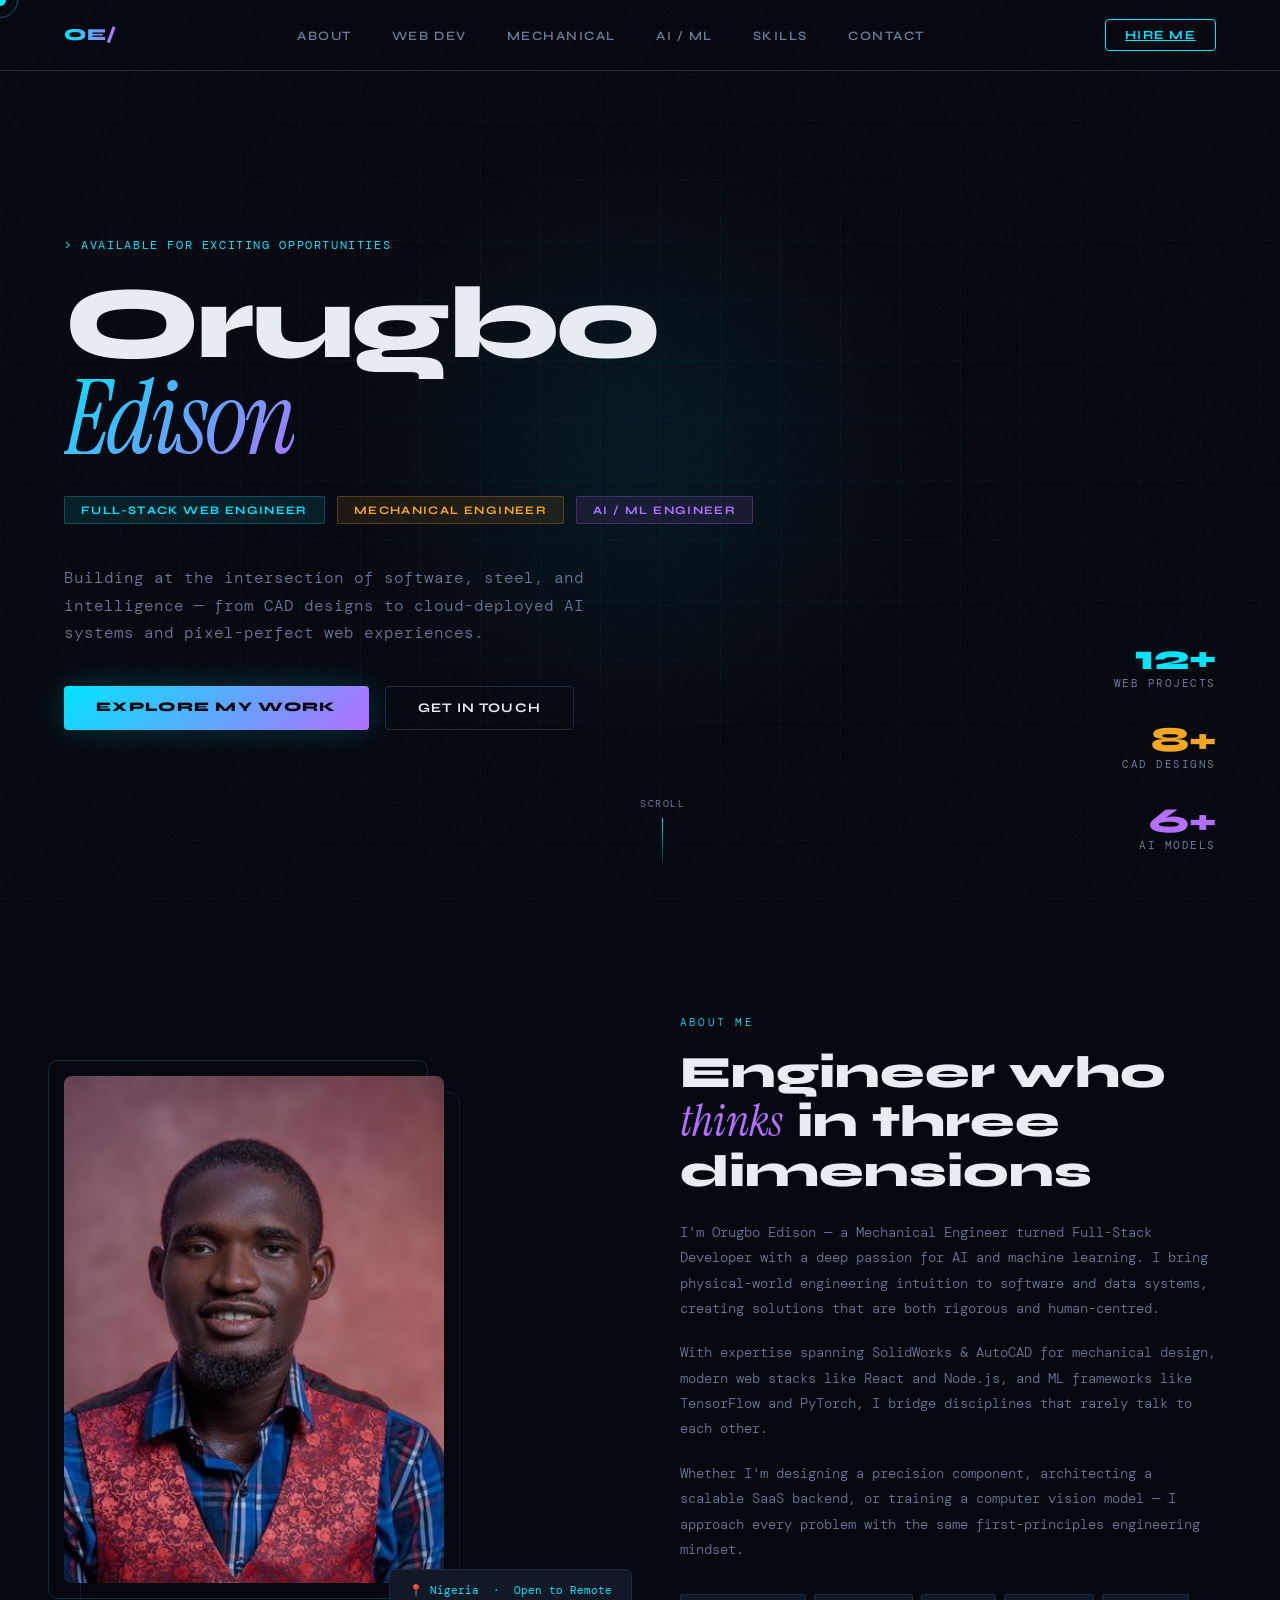
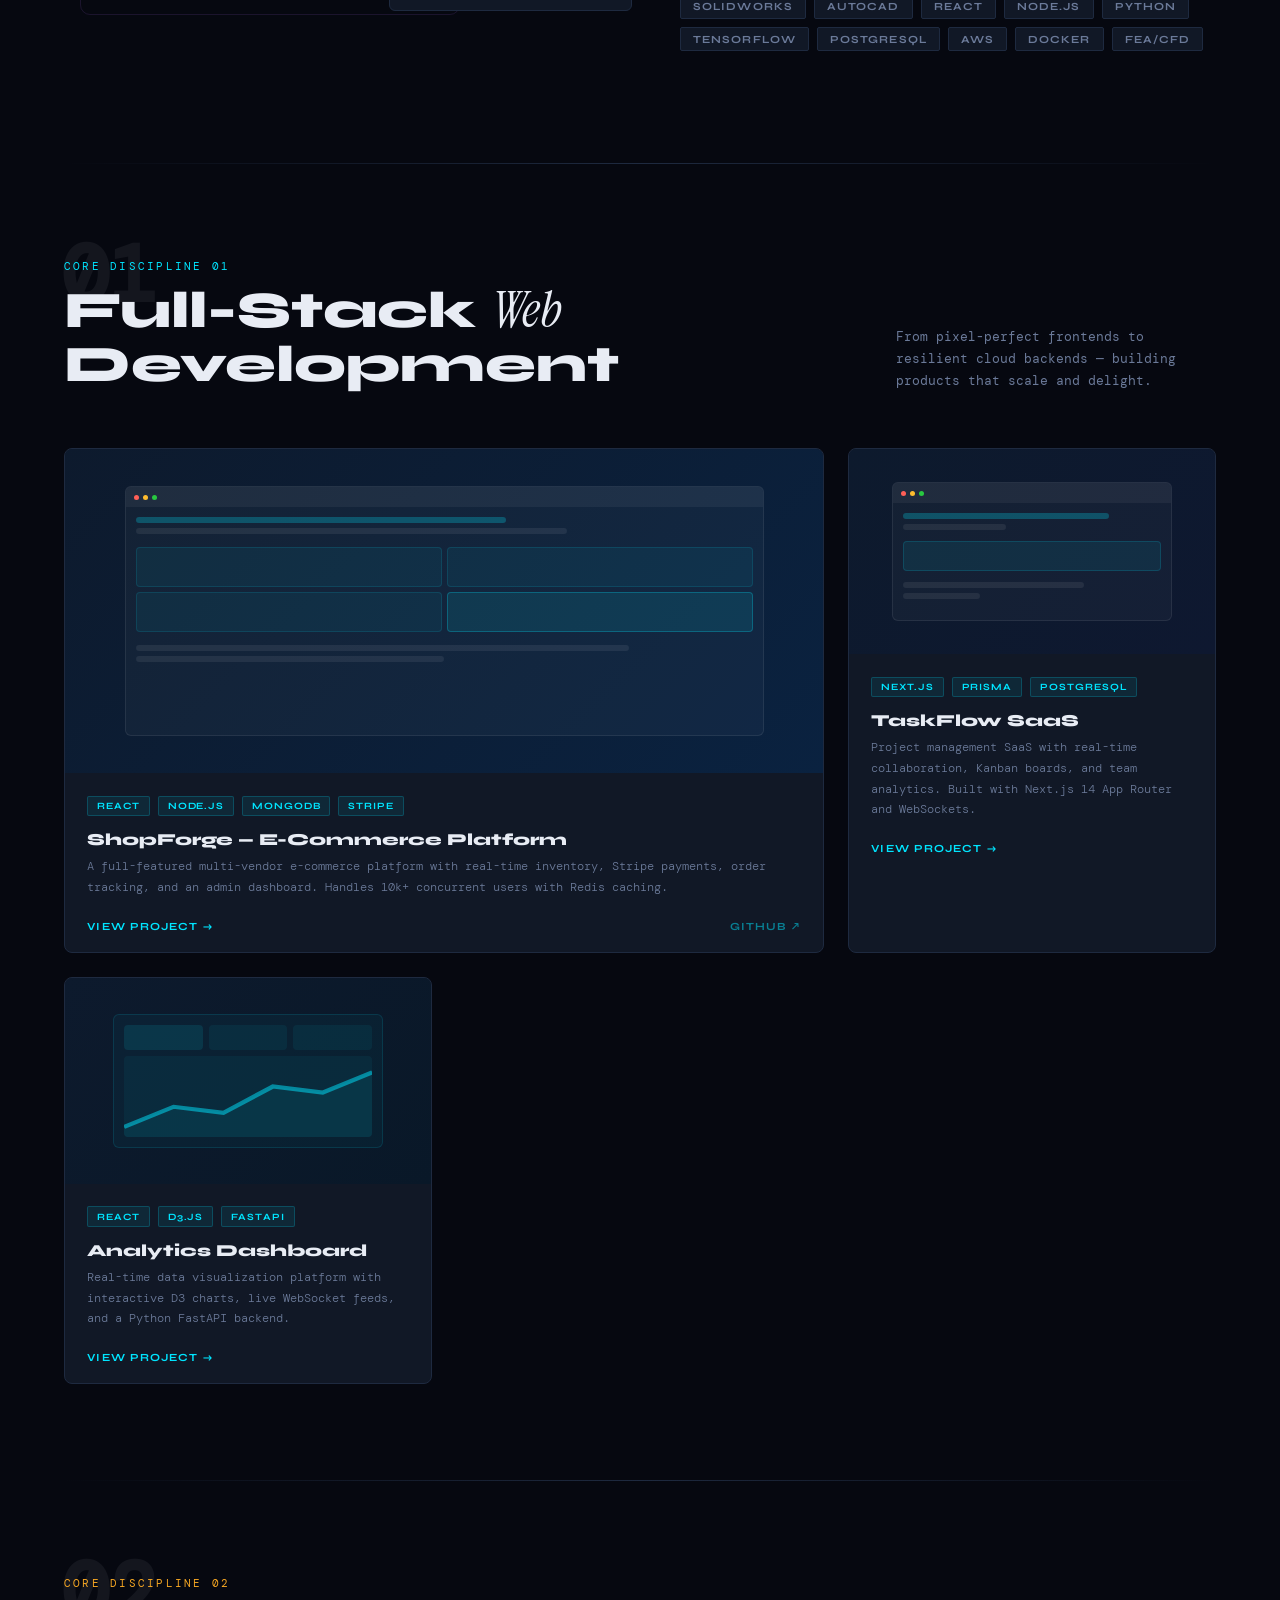
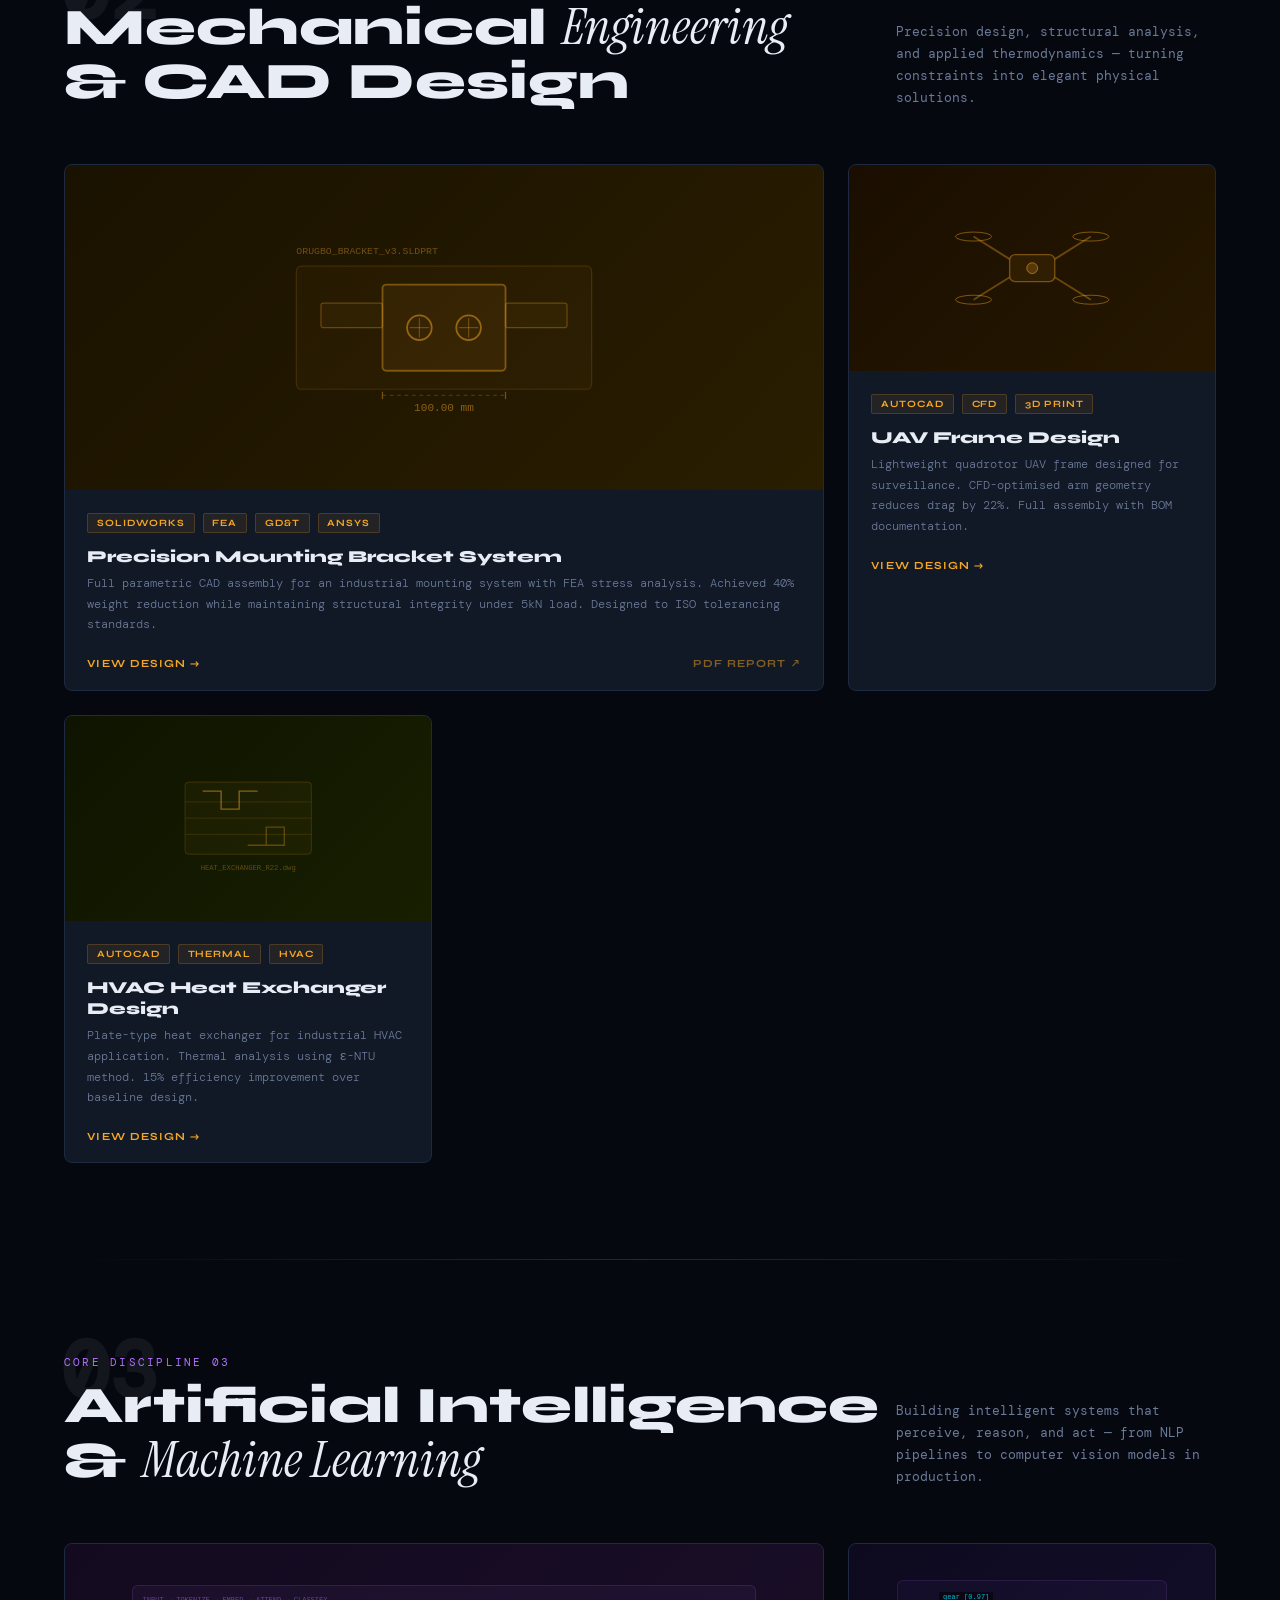
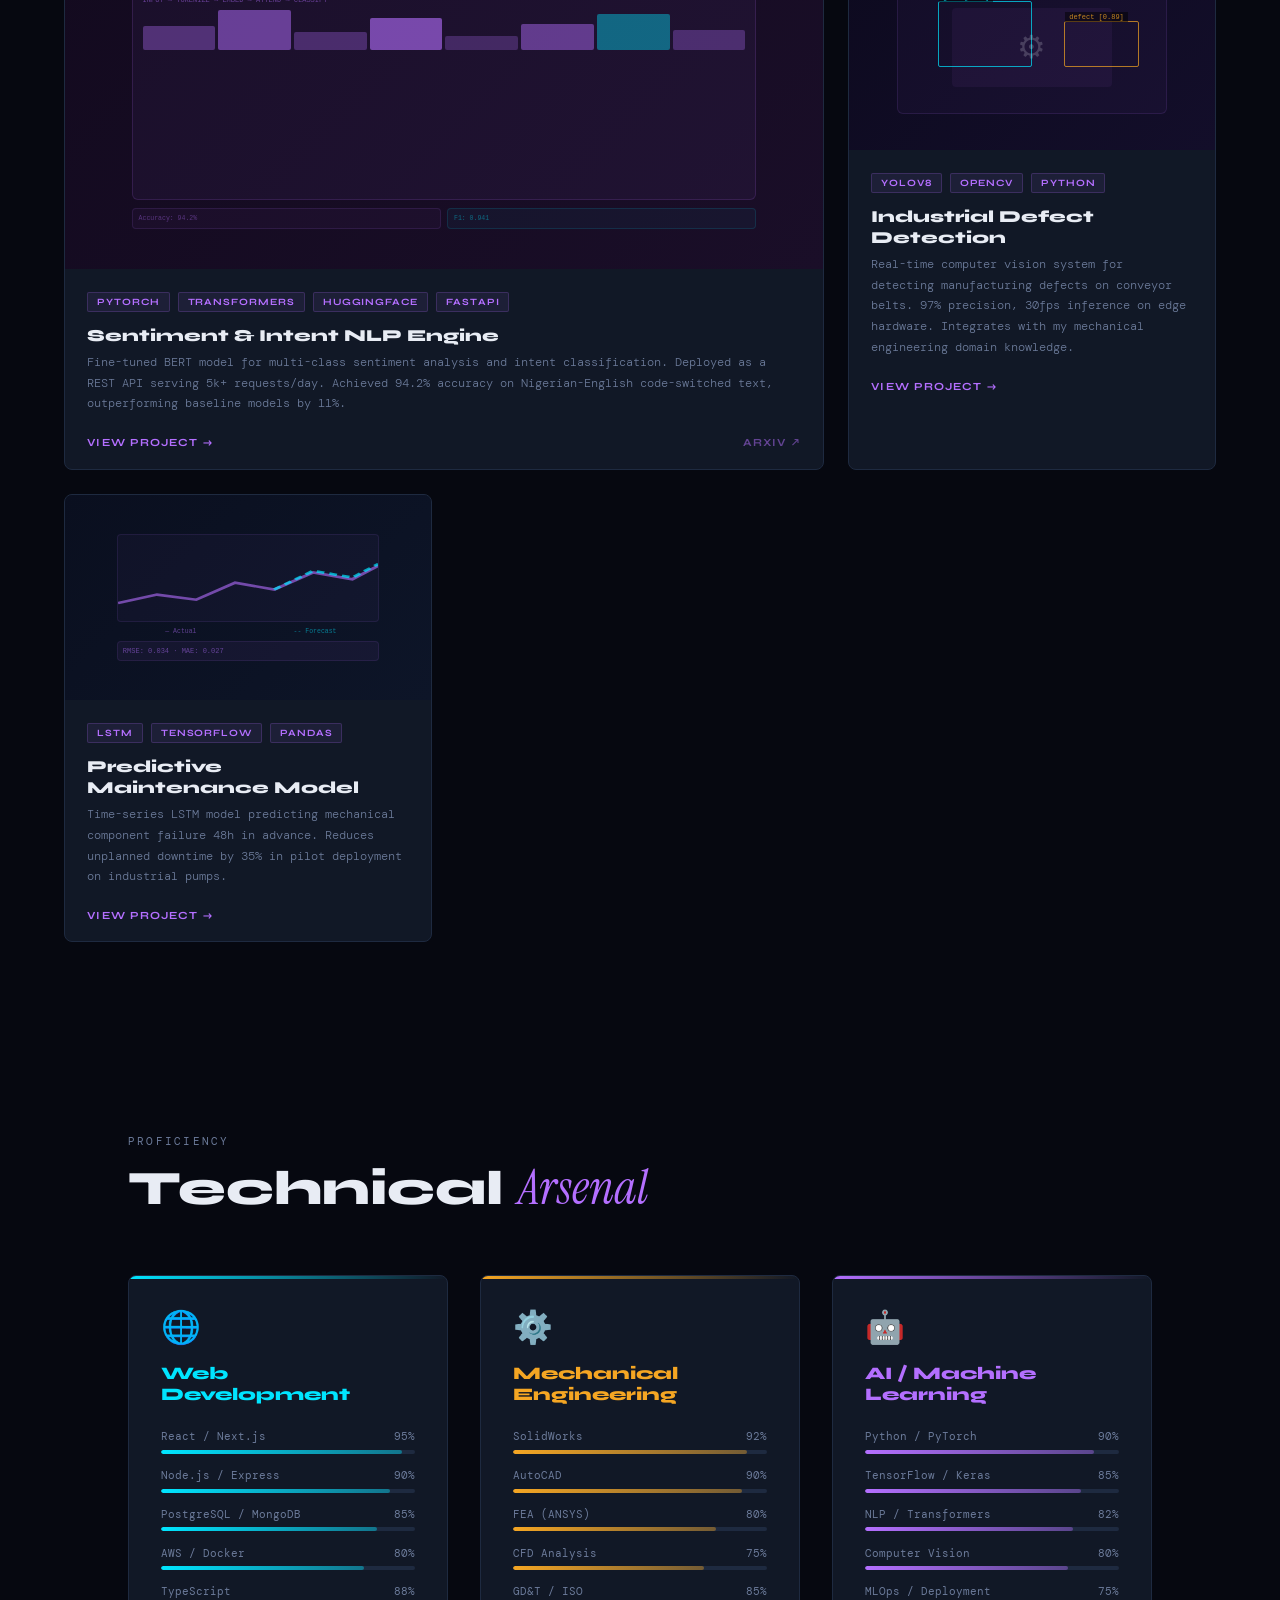
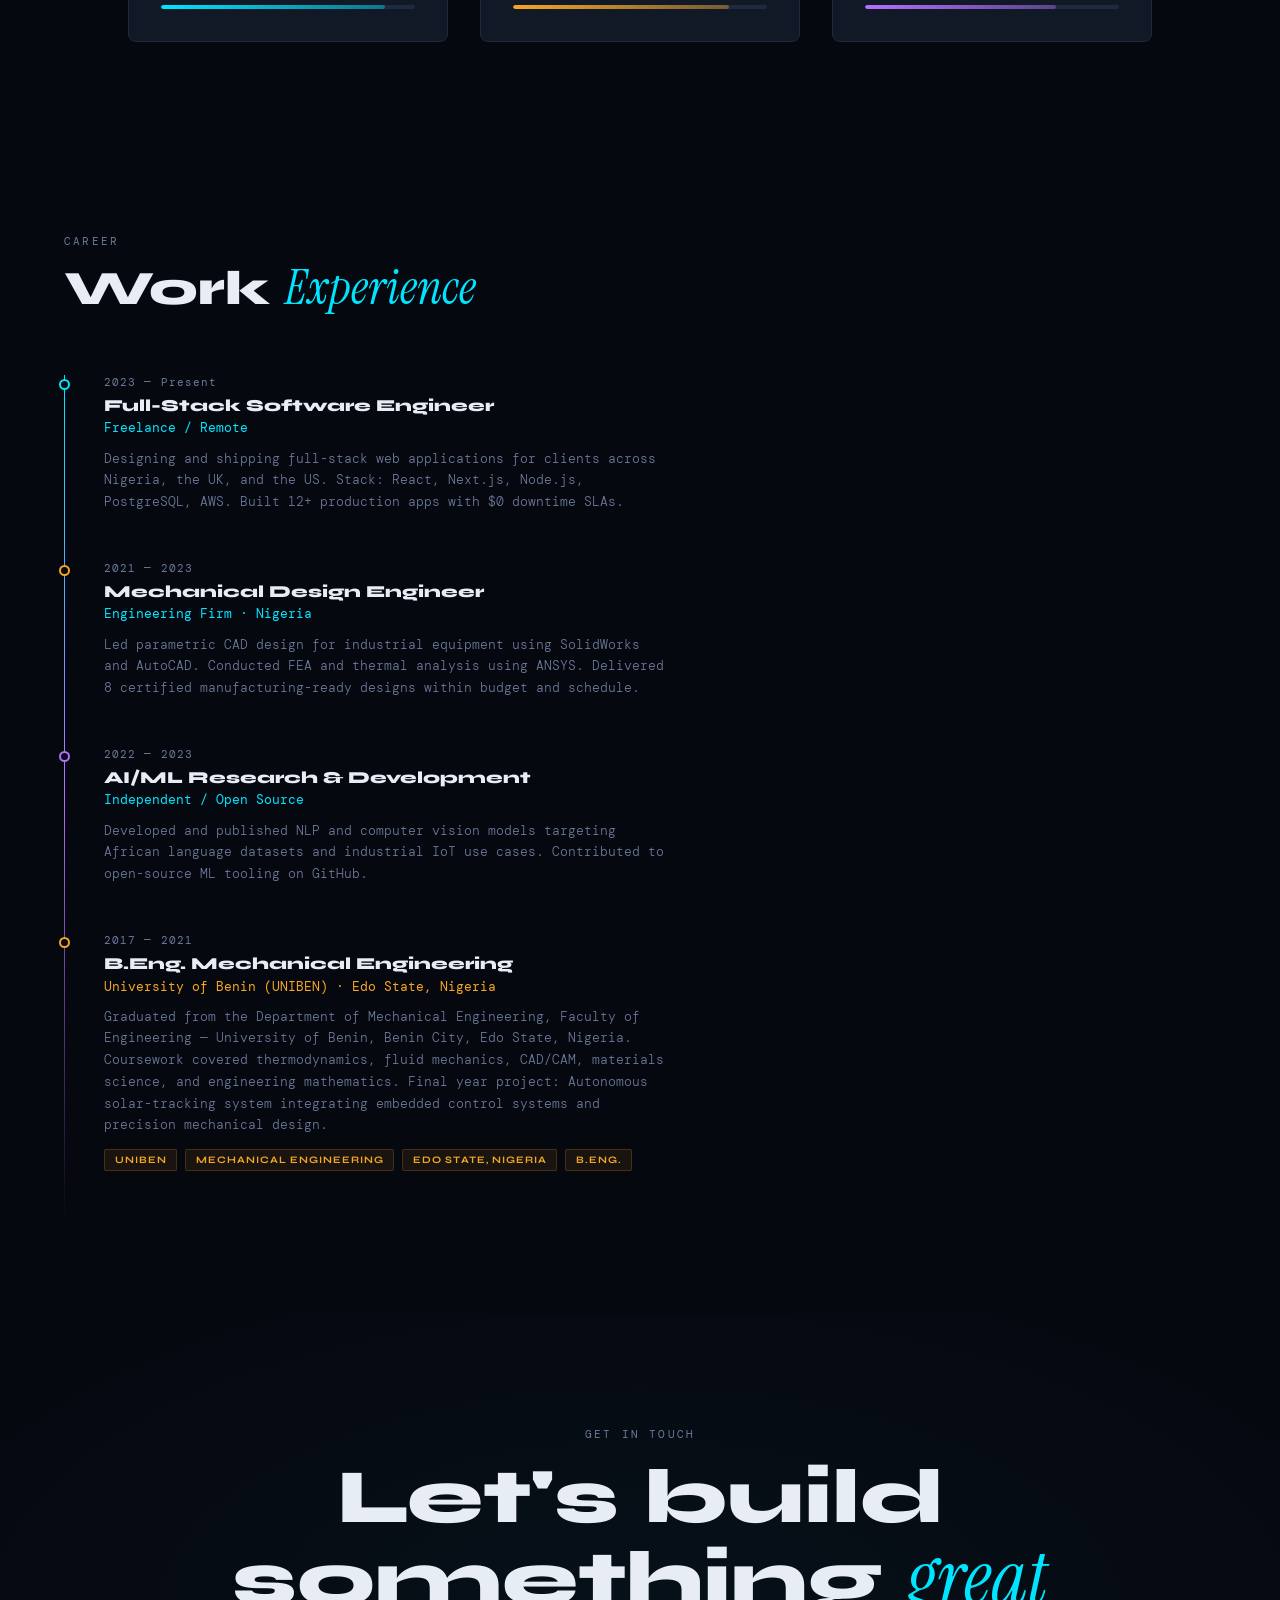
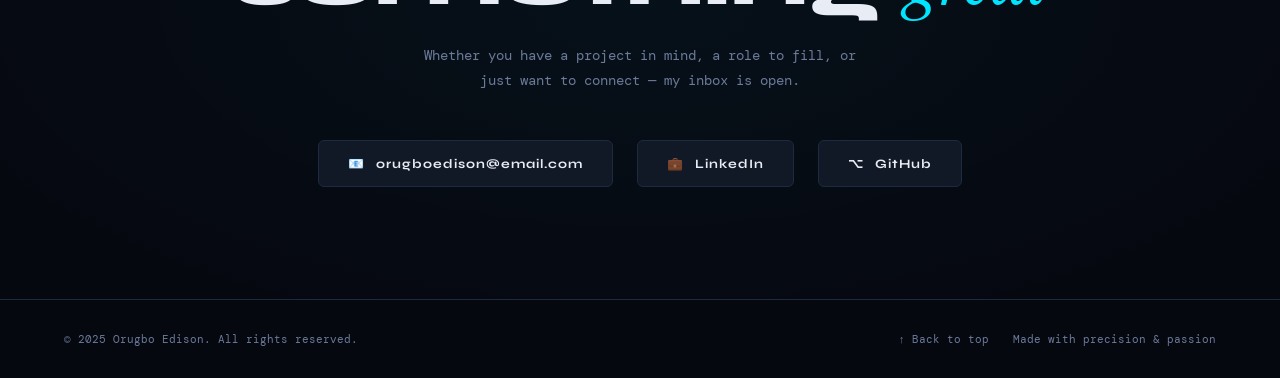
<file: index.html>
<!DOCTYPE html>
<html lang="en">
<head>
<meta charset="UTF-8" />
<meta name="viewport" content="width=device-width, initial-scale=1.0"/>
<title>Orugbo Edison — Engineer · Developer · AI</title>
<link href="https://fonts.googleapis.com/css2?family=Syne:wght@400;600;700;800&family=DM+Mono:ital,wght@0,300;0,400;1,300&family=Instrument+Serif:ital@0;1&display=swap" rel="stylesheet"/>
<style>
/* ─── RESET & VARIABLES ─────────────────────────────────── */
*, *::before, *::after { box-sizing: border-box; margin: 0; padding: 0; }
:root {
  --bg: #060810;
  --surface: #0d1120;
  --card: #111826;
  --border: #1e2a40;
  --text: #e8ecf4;
  --muted: #6b7a99;
  --accent-mech: #f5a623;
  --accent-web: #00e5ff;
  --accent-ai: #b46fff;
  --glow-mech: rgba(245,166,35,0.15);
  --glow-web: rgba(0,229,255,0.12);
  --glow-ai: rgba(180,111,255,0.15);
  --font-head: 'Syne', sans-serif;
  --font-mono: 'DM Mono', monospace;
  --font-serif: 'Instrument Serif', serif;
}
html { scroll-behavior: smooth; }
body {
  background: var(--bg);
  color: var(--text);
  font-family: var(--font-head);
  overflow-x: hidden;
  cursor: none;
}

/* ─── CUSTOM CURSOR ─────────────────────────────────────── */
#cursor { position:fixed;width:12px;height:12px;background:var(--accent-web);border-radius:50%;pointer-events:none;z-index:9999;transform:translate(-50%,-50%);transition:transform .1s,background .2s;mix-blend-mode:screen; }
#cursor-ring { position:fixed;width:36px;height:36px;border:1.5px solid rgba(0,229,255,.4);border-radius:50%;pointer-events:none;z-index:9998;transform:translate(-50%,-50%);transition:transform .18s ease,width .2s,height .2s,border-color .2s; }

/* ─── NOISE OVERLAY ─────────────────────────────────────── */
body::before {
  content:'';position:fixed;inset:0;
  background-image:url("data:image/svg+xml,%3Csvg viewBox='0 0 256 256' xmlns='http://www.w3.org/2000/svg'%3E%3Cfilter id='n'%3E%3CfeTurbulence type='fractalNoise' baseFrequency='0.9' numOctaves='4' stitchTiles='stitch'/%3E%3C/filter%3E%3Crect width='100%25' height='100%25' filter='url(%23n)' opacity='1'/%3E%3C/svg%3E");
  opacity:.025;pointer-events:none;z-index:1000;
}

/* ─── SCROLLBAR ──────────────────────────────────────────── */
::-webkit-scrollbar{width:4px}
::-webkit-scrollbar-track{background:var(--bg)}
::-webkit-scrollbar-thumb{background:var(--border);border-radius:2px}

/* ─── NAV ────────────────────────────────────────────────── */
nav {
  position: fixed; top: 0; left: 0; right: 0; z-index: 500;
  display: flex; align-items: center; justify-content: space-between;
  padding: 1.2rem 4rem;
  background: rgba(6,8,16,.8);
  backdrop-filter: blur(20px);
  border-bottom: 1px solid var(--border);
  transition: padding .3s;
}
.nav-logo {
  font-size: 1.05rem; font-weight: 800; letter-spacing: .04em;
  background: linear-gradient(90deg, var(--accent-web), var(--accent-ai));
  -webkit-background-clip: text; -webkit-text-fill-color: transparent;
}
.nav-links { display: flex; gap: 2.5rem; list-style: none; }
.nav-links a {
  font-size: .8rem; letter-spacing: .12em; text-transform: uppercase;
  color: var(--muted); text-decoration: none; font-weight: 600;
  position: relative; transition: color .2s;
}
.nav-links a::after {
  content:''; position:absolute; bottom:-4px; left:0; width:0; height:1.5px;
  background: var(--accent-web); transition: width .25s;
}
.nav-links a:hover { color: var(--text); }
.nav-links a:hover::after { width: 100%; }
.nav-cta {
  background: transparent; border: 1.5px solid var(--accent-web);
  color: var(--accent-web); padding: .45rem 1.2rem;
  border-radius: 4px; font-family: var(--font-head);
  font-size: .78rem; letter-spacing: .1em; text-transform: uppercase;
  cursor: none; font-weight: 700; transition: background .2s, color .2s;
}
.nav-cta:hover { background: var(--accent-web); color: var(--bg); }

/* ─── HAMBURGER ──────────────────────────────────────────── */
.burger { display: none; flex-direction: column; gap: 5px; cursor: none; background: none; border: none; }
.burger span { width: 24px; height: 2px; background: var(--text); display: block; transition: .3s; }
.mobile-menu {
  display: none; position: fixed; inset: 0; z-index: 490;
  background: rgba(6,8,16,.97); flex-direction: column;
  align-items: center; justify-content: center; gap: 2.5rem;
}
.mobile-menu.open { display: flex; }
.mobile-menu a {
  font-size: 2rem; font-weight: 800; color: var(--text);
  text-decoration: none; letter-spacing: .06em;
  transition: color .2s;
}
.mobile-menu a:hover { color: var(--accent-web); }

/* ─── HERO ───────────────────────────────────────────────── */
#hero {
  min-height: 100vh; display: flex; flex-direction: column;
  justify-content: center; padding: 8rem 4rem 4rem;
  position: relative; overflow: hidden;
}
.hero-grid-bg {
  position: absolute; inset: 0; pointer-events: none;
  background-image:
    linear-gradient(rgba(0,229,255,.04) 1px, transparent 1px),
    linear-gradient(90deg, rgba(0,229,255,.04) 1px, transparent 1px);
  background-size: 60px 60px;
  mask-image: radial-gradient(ellipse 80% 80% at 50% 50%, black 30%, transparent 100%);
}
.hero-glow {
  position: absolute; width: 600px; height: 600px; border-radius: 50%;
  background: radial-gradient(circle, rgba(0,229,255,.07) 0%, transparent 70%);
  top: 50%; left: 50%; transform: translate(-50%,-50%);
  pointer-events: none; animation: pulse 6s ease-in-out infinite;
}
@keyframes pulse { 0%,100%{opacity:.6;transform:translate(-50%,-50%) scale(1)} 50%{opacity:1;transform:translate(-50%,-50%) scale(1.08)} }

.hero-tag {
  display: inline-block; font-family: var(--font-mono); font-size: .72rem;
  color: var(--accent-web); letter-spacing: .14em; text-transform: uppercase;
  margin-bottom: 1.5rem;
  animation: fadeUp .8s .1s both;
}
.hero-tag::before { content: '> '; }

.hero-name {
  font-size: clamp(3rem, 8vw, 7.5rem); font-weight: 800; line-height: .92;
  letter-spacing: -.03em; margin-bottom: 1rem;
  animation: fadeUp .8s .2s both;
}
.hero-name .line2 {
  font-family: var(--font-serif); font-style: italic;
  background: linear-gradient(135deg, var(--accent-web) 0%, var(--accent-ai) 100%);
  -webkit-background-clip: text; -webkit-text-fill-color: transparent;
  font-weight: 400;
}

.hero-roles {
  display: flex; flex-wrap: wrap; gap: .75rem; margin: 1.8rem 0 2.5rem;
  animation: fadeUp .8s .3s both;
}
.role-pill {
  font-size: .72rem; font-weight: 700; letter-spacing: .12em;
  text-transform: uppercase; padding: .4rem 1rem; border-radius: 2px;
}
.pill-web { background: rgba(0,229,255,.1); color: var(--accent-web); border: 1px solid rgba(0,229,255,.25); }
.pill-mech { background: rgba(245,166,35,.1); color: var(--accent-mech); border: 1px solid rgba(245,166,35,.25); }
.pill-ai { background: rgba(180,111,255,.1); color: var(--accent-ai); border: 1px solid rgba(180,111,255,.25); }

.hero-desc {
  max-width: 520px; line-height: 1.7; color: var(--muted);
  font-size: 1rem; font-family: var(--font-mono); font-weight: 300;
  animation: fadeUp .8s .4s both;
}

.hero-ctas {
  display: flex; gap: 1rem; flex-wrap: wrap; margin-top: 2.5rem;
  animation: fadeUp .8s .5s both;
}
.btn-primary {
  background: linear-gradient(135deg, var(--accent-web), var(--accent-ai));
  color: var(--bg); padding: .8rem 2rem; border-radius: 4px;
  font-weight: 800; font-size: .82rem; letter-spacing: .1em;
  text-transform: uppercase; text-decoration: none;
  transition: transform .2s, box-shadow .2s;
  box-shadow: 0 0 30px rgba(0,229,255,.2);
}
.btn-primary:hover { transform: translateY(-2px); box-shadow: 0 8px 30px rgba(0,229,255,.35); }
.btn-ghost {
  background: transparent; border: 1.5px solid var(--border);
  color: var(--text); padding: .8rem 2rem; border-radius: 4px;
  font-weight: 700; font-size: .82rem; letter-spacing: .1em;
  text-transform: uppercase; text-decoration: none;
  transition: border-color .2s, color .2s;
}
.btn-ghost:hover { border-color: var(--accent-ai); color: var(--accent-ai); }

.hero-stats {
  position: absolute; right: 4rem; bottom: 3rem;
  display: flex; flex-direction: column; gap: 2rem; align-items: flex-end;
  animation: fadeUp .8s .6s both;
}
.stat-item { text-align: right; }
.stat-num { font-size: 2.2rem; font-weight: 800; line-height: 1; }
.stat-label { font-size: .68rem; letter-spacing: .14em; color: var(--muted); text-transform: uppercase; font-family: var(--font-mono); }

.scroll-hint {
  position: absolute; bottom: 2rem; left: 50%; transform: translateX(-50%);
  display: flex; flex-direction: column; align-items: center; gap: .5rem;
  color: var(--muted); font-size: .65rem; letter-spacing: .15em; text-transform: uppercase;
  font-family: var(--font-mono); animation: fadeUp .8s .8s both;
}
.scroll-line { width: 1px; height: 50px; background: linear-gradient(var(--accent-web), transparent); animation: scrollDown 2s ease-in-out infinite; }
@keyframes scrollDown { 0%,100%{opacity:.3} 50%{opacity:1} }

/* ─── ABOUT SECTION ──────────────────────────────────────── */
#about {
  padding: 7rem 4rem;
  display: grid; grid-template-columns: 1fr 1fr; gap: 5rem; align-items: center;
}
.about-photo-wrap {
  position: relative;
}
.about-photo-frame {
  width: 100%; aspect-ratio: 3/4; max-width: 380px;
  border-radius: 8px; overflow: hidden;
  position: relative;
}
.about-photo-frame img {
  width: 100%; height: 100%; object-fit: cover;
}
.photo-placeholder {
  width: 100%; height: 100%;
  background: linear-gradient(135deg, var(--card) 0%, #1a2540 100%);
  display: flex; flex-direction: column; align-items: center; justify-content: center; gap: 1rem;
}
.photo-placeholder .icon { font-size: 4rem; opacity: .3; }
.photo-placeholder p { font-size: .7rem; letter-spacing: .1em; color: var(--muted); font-family: var(--font-mono); }
.photo-deco {
  position: absolute; top: -16px; left: -16px; right: 16px; bottom: -16px;
  border: 1.5px solid var(--accent-web); border-radius: 10px;
  opacity: .2; pointer-events: none;
}
.photo-deco2 {
  position: absolute; top: 16px; left: 16px; right: -16px; bottom: -32px;
  border: 1px solid var(--accent-ai); border-radius: 10px;
  opacity: .12; pointer-events: none;
}
.photo-tag {
  position: absolute; bottom: -1.5rem; right: -2rem;
  background: var(--card); border: 1px solid var(--border);
  padding: .8rem 1.2rem; border-radius: 6px;
  font-family: var(--font-mono); font-size: .7rem; color: var(--accent-web);
}
.about-text .section-label {
  font-family: var(--font-mono); font-size: .7rem; letter-spacing: .2em;
  color: var(--accent-web); text-transform: uppercase; margin-bottom: 1rem;
}
.about-text h2 { font-size: clamp(2rem, 3.5vw, 3rem); font-weight: 800; line-height: 1.1; margin-bottom: 1.5rem; }
.about-text h2 em { font-family: var(--font-serif); font-style: italic; color: var(--accent-ai); font-weight: 400; }
.about-text p { color: var(--muted); line-height: 1.8; margin-bottom: 1.2rem; font-family: var(--font-mono); font-size: .88rem; font-weight: 300; }

.skills-grid { display: flex; flex-wrap: wrap; gap: .5rem; margin-top: 2rem; }
.skill-tag {
  font-size: .68rem; font-weight: 700; letter-spacing: .1em; text-transform: uppercase;
  padding: .3rem .75rem; border-radius: 2px;
  background: var(--card); border: 1px solid var(--border); color: var(--muted);
  transition: border-color .2s, color .2s;
}
.skill-tag:hover { border-color: var(--accent-web); color: var(--accent-web); }

/* ─── CORE SECTIONS ──────────────────────────────────────── */
.core-section { padding: 6rem 4rem; position: relative; }
.core-section::before {
  content: ''; position: absolute; top: 0; left: 4rem; right: 4rem; height: 1px;
  background: linear-gradient(90deg, transparent, var(--border), transparent);
}

.section-header { display: flex; align-items: flex-end; justify-content: space-between; margin-bottom: 3.5rem; flex-wrap: wrap; gap: 1rem; }
.section-num {
  font-size: 5rem; font-weight: 800; line-height: 1;
  opacity: .06; position: absolute; top: 4.5rem; left: 3.8rem;
  font-family: var(--font-mono); pointer-events: none;
}
.core-label {
  font-family: var(--font-mono); font-size: .7rem; letter-spacing: .2em;
  text-transform: uppercase; margin-bottom: .6rem;
}
.core-title { font-size: clamp(2rem, 4vw, 3.2rem); font-weight: 800; line-height: 1.05; }
.core-title em { font-family: var(--font-serif); font-style: italic; font-weight: 400; }

/* Accent per core */
.web-accent { color: var(--accent-web); }
.mech-accent { color: var(--accent-mech); }
.ai-accent { color: var(--accent-ai); }

/* ─── PROJECTS GRID ──────────────────────────────────────── */
.projects-grid { display: grid; grid-template-columns: repeat(3, 1fr); gap: 1.5rem; }

.project-card {
  background: var(--card); border: 1px solid var(--border);
  border-radius: 8px; overflow: hidden; position: relative;
  transition: transform .3s, border-color .3s, box-shadow .3s;
  cursor: none;
}
.project-card:hover { transform: translateY(-6px); }

.project-card.web:hover { border-color: rgba(0,229,255,.35); box-shadow: 0 20px 60px var(--glow-web); }
.project-card.mech:hover { border-color: rgba(245,166,35,.35); box-shadow: 0 20px 60px var(--glow-mech); }
.project-card.ai:hover { border-color: rgba(180,111,255,.35); box-shadow: 0 20px 60px var(--glow-ai); }

.project-card.featured { grid-column: span 2; }

.project-visual {
  width: 100%; aspect-ratio: 16/9; position: relative; overflow: hidden;
}
.project-card.featured .project-visual { aspect-ratio: 21/9; }

.project-mockup {
  width: 100%; height: 100%;
  display: flex; align-items: center; justify-content: center;
  font-size: 3rem; position: relative;
}
/* Project visual themes */
.mockup-ecommerce { background: linear-gradient(135deg,#0d1a2d,#0a2240); }
.mockup-saas { background: linear-gradient(135deg,#0d1a2d,#0e1830); }
.mockup-dashboard { background: linear-gradient(135deg,#0d1a2d,#091828); }
.mockup-cad { background: linear-gradient(135deg,#1a1200,#2a1e00); }
.mockup-drone { background: linear-gradient(135deg,#1a0e00,#261800); }
.mockup-hvac { background: linear-gradient(135deg,#0f1400,#181f00); }
.mockup-nlp { background: linear-gradient(135deg,#130a1f,#1a0e28); }
.mockup-vision { background: linear-gradient(135deg,#0d0a1f,#130e2a); }
.mockup-predict { background: linear-gradient(135deg,#0a0f1f,#0d1528); }

.mockup-inner {
  position: absolute; inset: 0; display: flex;
  align-items: center; justify-content: center;
  flex-direction: column; gap: 1rem; padding: 1.5rem;
}

/* Mini UI inside cards */
.mini-browser {
  width: 85%; height: 85%; background: rgba(255,255,255,.03);
  border-radius: 6px; border: 1px solid rgba(255,255,255,.08);
  overflow: hidden;
}
.mini-browser-bar {
  height: 20px; background: rgba(255,255,255,.05); display: flex;
  align-items: center; padding: 0 8px; gap: 4px;
}
.dot { width: 5px; height: 5px; border-radius: 50%; }
.dot.r{background:#ff5f57} .dot.y{background:#febc2e} .dot.g{background:#28c840}
.mini-browser-body { padding: 10px; display: flex; flex-direction: column; gap: 5px; }
.mini-row { height: 6px; border-radius: 3px; background: rgba(255,255,255,.07); }
.mini-row.accent-web { background: rgba(0,229,255,.25); width: 60%; }
.mini-row.accent-mech { background: rgba(245,166,35,.25); width: 60%; }
.mini-row.accent-ai { background: rgba(180,111,255,.25); width: 60%; }
.mini-row.w40 { width: 40%; }
.mini-row.w70 { width: 70%; }
.mini-row.w50 { width: 50%; }
.mini-row.w80 { width: 80%; }
.mini-row.w30 { width: 30%; }

.cad-sketch {
  width: 80%; height: 80%;
  display: flex; align-items: center; justify-content: center;
}
.cad-sketch svg { width: 100%; height: 100%; }

.neural-dots {
  display: grid; grid-template-columns: repeat(5,1fr); gap: 8px;
  width: 70%;
}
.n-dot {
  width: 8px; height: 8px; border-radius: 50%;
  background: rgba(180,111,255,.3);
  animation: flicker 2s infinite;
}
.n-dot:nth-child(odd) { background: rgba(0,229,255,.3); animation-delay: .5s; }
@keyframes flicker { 0%,100%{opacity:.3} 50%{opacity:1} }

.project-body { padding: 1.4rem; }
.project-tags { display: flex; gap: .5rem; flex-wrap: wrap; margin-bottom: .8rem; }
.ptag {
  font-size: .6rem; font-weight: 700; letter-spacing: .1em; text-transform: uppercase;
  padding: .2rem .55rem; border-radius: 2px;
}
.ptag.web { background: rgba(0,229,255,.08); color: var(--accent-web); border: 1px solid rgba(0,229,255,.2); }
.ptag.mech { background: rgba(245,166,35,.08); color: var(--accent-mech); border: 1px solid rgba(245,166,35,.2); }
.ptag.ai { background: rgba(180,111,255,.08); color: var(--accent-ai); border: 1px solid rgba(180,111,255,.2); }

.project-title { font-size: 1.05rem; font-weight: 800; margin-bottom: .4rem; }
.project-desc { font-size: .78rem; color: var(--muted); line-height: 1.65; font-family: var(--font-mono); font-weight: 300; }
.project-footer {
  padding: 0 1.4rem 1.2rem;
  display: flex; align-items: center; justify-content: space-between;
}
.project-link {
  font-size: .68rem; font-weight: 700; letter-spacing: .1em; text-transform: uppercase;
  text-decoration: none; display: flex; align-items: center; gap: .4rem;
  transition: gap .2s;
}
.project-link.web { color: var(--accent-web); }
.project-link.mech { color: var(--accent-mech); }
.project-link.ai { color: var(--accent-ai); }
.project-link:hover { gap: .7rem; }

/* ─── SKILLS DEEP DIVE ───────────────────────────────────── */
#skills { padding: 6rem 4rem; }
.skills-cols { display: grid; grid-template-columns: repeat(3, 1fr); gap: 2rem; margin-top: 3rem; }
.skill-col {
  background: var(--card); border: 1px solid var(--border);
  border-radius: 8px; padding: 2rem; position: relative; overflow: hidden;
}
.skill-col::before {
  content: ''; position: absolute; top: 0; left: 0; right: 0; height: 3px;
}
.skill-col.web::before { background: linear-gradient(90deg, var(--accent-web), transparent); }
.skill-col.mech::before { background: linear-gradient(90deg, var(--accent-mech), transparent); }
.skill-col.ai::before { background: linear-gradient(90deg, var(--accent-ai), transparent); }

.skill-col-icon { font-size: 2rem; margin-bottom: 1rem; }
.skill-col-title { font-size: 1.1rem; font-weight: 800; margin-bottom: 1.5rem; }
.skill-bars { display: flex; flex-direction: column; gap: .9rem; }
.skill-bar-item { display: flex; flex-direction: column; gap: .4rem; }
.skill-bar-label { display: flex; justify-content: space-between; font-size: .7rem; font-family: var(--font-mono); color: var(--muted); }
.skill-bar-track { height: 4px; background: var(--border); border-radius: 2px; overflow: hidden; }
.skill-bar-fill { height: 100%; border-radius: 2px; transition: width 1.5s ease; width: 0; }
.skill-col.web .skill-bar-fill { background: linear-gradient(90deg, var(--accent-web), rgba(0,229,255,.4)); }
.skill-col.mech .skill-bar-fill { background: linear-gradient(90deg, var(--accent-mech), rgba(245,166,35,.4)); }
.skill-col.ai .skill-bar-fill { background: linear-gradient(90deg, var(--accent-ai), rgba(180,111,255,.4)); }

/* ─── EXPERIENCE TIMELINE ────────────────────────────────── */
#experience { padding: 6rem 4rem; }
.timeline { position: relative; margin-top: 3rem; }
.timeline::before {
  content: ''; position: absolute; left: 0; top: 0; bottom: 0; width: 1px;
  background: linear-gradient(var(--accent-web), var(--accent-ai), transparent);
}
.timeline-item {
  padding: 0 0 3rem 2.5rem; position: relative;
}
.timeline-dot {
  position: absolute; left: -5px; top: 4px; width: 11px; height: 11px;
  border-radius: 50%; border: 2px solid var(--accent-web);
  background: var(--bg); transition: box-shadow .3s;
}
.timeline-item:hover .timeline-dot { box-shadow: 0 0 12px var(--accent-web); }
.timeline-date { font-family: var(--font-mono); font-size: .68rem; color: var(--muted); letter-spacing: .1em; margin-bottom: .4rem; }
.timeline-role { font-size: 1.05rem; font-weight: 800; margin-bottom: .2rem; }
.timeline-company { font-size: .8rem; color: var(--accent-web); font-family: var(--font-mono); margin-bottom: .7rem; }
.timeline-desc { font-size: .8rem; color: var(--muted); line-height: 1.7; font-family: var(--font-mono); font-weight: 300; max-width: 560px; }

/* ─── CONTACT ────────────────────────────────────────────── */
#contact {
  padding: 7rem 4rem;
  text-align: center;
  position: relative; overflow: hidden;
}
#contact::before {
  content: ''; position: absolute; inset: 0;
  background: radial-gradient(ellipse 60% 60% at 50% 50%, rgba(0,229,255,.04), transparent);
  pointer-events: none;
}
.contact-big { font-size: clamp(2.5rem, 6vw, 6rem); font-weight: 800; line-height: 1.05; margin-bottom: 1.5rem; }
.contact-big em { font-family: var(--font-serif); font-style: italic; font-weight: 400; color: var(--accent-web); }
.contact-sub { color: var(--muted); font-family: var(--font-mono); font-size: .9rem; max-width: 440px; margin: 0 auto 3rem; line-height: 1.7; }

.contact-links { display: flex; justify-content: center; gap: 1.5rem; flex-wrap: wrap; }
.contact-btn {
  display: flex; align-items: center; gap: .7rem;
  background: var(--card); border: 1px solid var(--border);
  padding: .9rem 1.8rem; border-radius: 6px; text-decoration: none;
  color: var(--text); font-size: .8rem; font-weight: 700; letter-spacing: .08em;
  transition: border-color .2s, color .2s, transform .2s;
}
.contact-btn:hover { transform: translateY(-3px); }
.contact-btn.email:hover { border-color: var(--accent-web); color: var(--accent-web); }
.contact-btn.linkedin:hover { border-color: #0a66c2; color: #0a66c2; }
.contact-btn.github:hover { border-color: var(--accent-ai); color: var(--accent-ai); }

/* ─── FOOTER ─────────────────────────────────────────────── */
footer {
  border-top: 1px solid var(--border);
  padding: 2rem 4rem;
  display: flex; align-items: center; justify-content: space-between;
  font-family: var(--font-mono); font-size: .7rem; color: var(--muted);
  flex-wrap: wrap; gap: 1rem;
}

/* ─── ANIMATIONS ─────────────────────────────────────────── */
@keyframes fadeUp { from{opacity:0;transform:translateY(30px)} to{opacity:1;transform:translateY(0)} }
.reveal { opacity: 0; transform: translateY(40px); transition: opacity .7s ease, transform .7s ease; }
.reveal.visible { opacity: 1; transform: translateY(0); }

/* ─── RESPONSIVE ─────────────────────────────────────────── */
@media (max-width: 1100px) {
  .projects-grid { grid-template-columns: 1fr 1fr; }
  .project-card.featured { grid-column: span 2; }
  .skills-cols { grid-template-columns: 1fr 1fr; }
  .skills-cols .skill-col:last-child { grid-column: span 2; }
}
@media (max-width: 860px) {
  nav { padding: 1.2rem 1.5rem; }
  .nav-links, .nav-cta { display: none; }
  .burger { display: flex; }
  #hero { padding: 7rem 1.5rem 3rem; }
  .hero-stats { display: none; }
  #about { grid-template-columns: 1fr; gap: 2.5rem; padding: 4rem 1.5rem; }
  .about-photo-wrap { display: flex; justify-content: center; }
  .about-photo-frame { max-width: 280px; }
  .core-section { padding: 4rem 1.5rem; }
  .core-section::before { left: 1.5rem; right: 1.5rem; }
  .projects-grid { grid-template-columns: 1fr; }
  .project-card.featured { grid-column: span 1; }
  .skills-cols { grid-template-columns: 1fr; }
  .skills-cols .skill-col:last-child { grid-column: span 1; }
  #skills, #experience { padding: 4rem 1.5rem; }
  #contact { padding: 4rem 1.5rem; }
  footer { padding: 1.5rem; flex-direction: column; text-align: center; }
}
@media (max-width: 480px) {
  .hero-name { font-size: clamp(2.5rem,14vw,4rem); }
}
</style>
</head>
<body>

<!-- Custom cursor -->
<div id="cursor"></div>
<div id="cursor-ring"></div>

<!-- NAV -->
<nav id="navbar">
  <div class="nav-logo">OE/</div>
  <ul class="nav-links">
    <li><a href="#about">About</a></li>
    <li><a href="#web">Web Dev</a></li>
    <li><a href="#mechanical">Mechanical</a></li>
    <li><a href="#ai">AI / ML</a></li>
    <li><a href="#skills">Skills</a></li>
    <li><a href="#contact">Contact</a></li>
  </ul>
  <a href="#contact" class="nav-cta">Hire Me</a>
  <button class="burger" id="burger" aria-label="Menu">
    <span></span><span></span><span></span>
  </button>
</nav>

<!-- MOBILE MENU -->
<div class="mobile-menu" id="mobileMenu">
  <a href="#about" onclick="closeMobile()">About</a>
  <a href="#web" onclick="closeMobile()">Web Dev</a>
  <a href="#mechanical" onclick="closeMobile()">Mechanical</a>
  <a href="#ai" onclick="closeMobile()">AI / ML</a>
  <a href="#skills" onclick="closeMobile()">Skills</a>
  <a href="#contact" onclick="closeMobile()">Contact</a>
</div>

<!-- HERO -->
<section id="hero">
  <div class="hero-grid-bg"></div>
  <div class="hero-glow"></div>
  <div style="position:relative;z-index:2">
    <p class="hero-tag">Available for exciting opportunities</p>
    <h1 class="hero-name">
      Orugbo<br>
      <span class="line2">Edison</span>
    </h1>
    <div class="hero-roles">
      <span class="role-pill pill-web">Full-Stack Web Engineer</span>
      <span class="role-pill pill-mech">Mechanical Engineer</span>
      <span class="role-pill pill-ai">AI / ML Engineer</span>
    </div>
    <p class="hero-desc">Building at the intersection of software, steel, and intelligence — from CAD designs to cloud-deployed AI systems and pixel-perfect web experiences.</p>
    <div class="hero-ctas">
      <a href="#web" class="btn-primary">Explore My Work</a>
      <a href="#contact" class="btn-ghost">Get In Touch</a>
    </div>
  </div>
  <div class="hero-stats">
    <div class="stat-item">
      <div class="stat-num" style="color:var(--accent-web)">12+</div>
      <div class="stat-label">Web Projects</div>
    </div>
    <div class="stat-item">
      <div class="stat-num" style="color:var(--accent-mech)">8+</div>
      <div class="stat-label">CAD Designs</div>
    </div>
    <div class="stat-item">
      <div class="stat-num" style="color:var(--accent-ai)">6+</div>
      <div class="stat-label">AI Models</div>
    </div>
  </div>
  <div class="scroll-hint">
    <span>scroll</span>
    <div class="scroll-line"></div>
  </div>
</section>

<!-- ABOUT -->
<section id="about">
  <div class="about-photo-wrap reveal">
    <div style="position:relative; display:inline-block;">
      <div class="photo-deco"></div>
      <div class="photo-deco2"></div>
      <div class="about-photo-frame">
  <!-- Replace the placeholder div with an actual img tag -->
        <img src="images/d.p.jpeg" alt="Profile Photo" class="profile-photo">
      </div>

      </div>
      <div class="photo-tag">
        📍 Nigeria &nbsp;·&nbsp; Open to Remote
      </div>
    </div>
  </div>
  <div class="about-text reveal">
    <p class="section-label">About Me</p>
    <h2>Engineer who <em>thinks</em> in three dimensions</h2>
    <p>I'm Orugbo Edison — a Mechanical Engineer turned Full-Stack Developer with a deep passion for AI and machine learning. I bring physical-world engineering intuition to software and data systems, creating solutions that are both rigorous and human-centred.</p>
    <p>With expertise spanning SolidWorks & AutoCAD for mechanical design, modern web stacks like React and Node.js, and ML frameworks like TensorFlow and PyTorch, I bridge disciplines that rarely talk to each other.</p>
    <p>Whether I'm designing a precision component, architecting a scalable SaaS backend, or training a computer vision model — I approach every problem with the same first-principles engineering mindset.</p>
    <div class="skills-grid">
      <span class="skill-tag">SolidWorks</span>
      <span class="skill-tag">AutoCAD</span>
      <span class="skill-tag">React</span>
      <span class="skill-tag">Node.js</span>
      <span class="skill-tag">Python</span>
      <span class="skill-tag">TensorFlow</span>
      <span class="skill-tag">PostgreSQL</span>
      <span class="skill-tag">AWS</span>
      <span class="skill-tag">Docker</span>
      <span class="skill-tag">FEA/CFD</span>
    </div>
  </div>
</section>

<!-- ═══ CORE 1: WEB DEVELOPMENT ═══════════════════════════ -->
<section id="web" class="core-section">
  <div class="section-num">01</div>
  <div class="section-header reveal">
    <div>
      <p class="core-label web-accent">Core Discipline 01</p>
      <h2 class="core-title">Full-Stack <em>Web</em><br>Development</h2>
    </div>
    <p style="max-width:320px;color:var(--muted);font-family:var(--font-mono);font-size:.8rem;line-height:1.7">From pixel-perfect frontends to resilient cloud backends — building products that scale and delight.</p>
  </div>
  <div class="projects-grid">

    <!-- Featured -->
    <div class="project-card web featured reveal">
      <div class="project-visual mockup-ecommerce">
        <div class="mockup-inner">
          <div class="mini-browser" style="width:90%;height:90%">
            <div class="mini-browser-bar"><div class="dot r"></div><div class="dot y"></div><div class="dot g"></div></div>
            <div class="mini-browser-body">
              <div class="mini-row accent-web"></div>
              <div class="mini-row w70"></div>
              <div style="display:grid;grid-template-columns:1fr 1fr;gap:5px;margin-top:8px">
                <div style="height:40px;background:rgba(0,229,255,.06);border-radius:4px;border:1px solid rgba(0,229,255,.12)"></div>
                <div style="height:40px;background:rgba(0,229,255,.06);border-radius:4px;border:1px solid rgba(0,229,255,.12)"></div>
                <div style="height:40px;background:rgba(0,229,255,.06);border-radius:4px;border:1px solid rgba(0,229,255,.12)"></div>
                <div style="height:40px;background:rgba(0,229,255,.1);border-radius:4px;border:1px solid rgba(0,229,255,.25)"></div>
              </div>
              <div class="mini-row w80" style="margin-top:8px"></div>
              <div class="mini-row w50"></div>
            </div>
          </div>
        </div>
      </div>
      <div class="project-body">
        <div class="project-tags"><span class="ptag web">React</span><span class="ptag web">Node.js</span><span class="ptag web">MongoDB</span><span class="ptag web">Stripe</span></div>
        <div class="project-title">ShopForge — E-Commerce Platform</div>
        <div class="project-desc">A full-featured multi-vendor e-commerce platform with real-time inventory, Stripe payments, order tracking, and an admin dashboard. Handles 10k+ concurrent users with Redis caching.</div>
      </div>
      <div class="project-footer">
        <a href="#" class="project-link web">View Project →</a>
        <a href="#" class="project-link web" style="opacity:.5">GitHub ↗</a>
      </div>
    </div>

    <div class="project-card web reveal">
      <div class="project-visual mockup-saas">
        <div class="mockup-inner">
          <div class="mini-browser" style="width:88%;height:88%">
            <div class="mini-browser-bar"><div class="dot r"></div><div class="dot y"></div><div class="dot g"></div></div>
            <div class="mini-browser-body">
              <div class="mini-row accent-web w80"></div>
              <div class="mini-row w40"></div>
              <div style="height:30px;background:rgba(0,229,255,.08);border-radius:4px;margin-top:6px;border:1px solid rgba(0,229,255,.15)"></div>
              <div class="mini-row w70" style="margin-top:6px"></div>
              <div class="mini-row w30"></div>
            </div>
          </div>
        </div>
      </div>
      <div class="project-body">
        <div class="project-tags"><span class="ptag web">Next.js</span><span class="ptag web">Prisma</span><span class="ptag web">PostgreSQL</span></div>
        <div class="project-title">TaskFlow SaaS</div>
        <div class="project-desc">Project management SaaS with real-time collaboration, Kanban boards, and team analytics. Built with Next.js 14 App Router and WebSockets.</div>
      </div>
      <div class="project-footer">
        <a href="#" class="project-link web">View Project →</a>
      </div>
    </div>

    <div class="project-card web reveal">
      <div class="project-visual mockup-dashboard">
        <div class="mockup-inner">
          <div style="width:85%;height:85%;background:rgba(0,229,255,.04);border-radius:6px;border:1px solid rgba(0,229,255,.12);padding:10px;display:flex;flex-direction:column;gap:6px">
            <div style="display:flex;gap:6px">
              <div style="flex:1;height:25px;background:rgba(0,229,255,.1);border-radius:4px"></div>
              <div style="flex:1;height:25px;background:rgba(0,229,255,.06);border-radius:4px"></div>
              <div style="flex:1;height:25px;background:rgba(0,229,255,.06);border-radius:4px"></div>
            </div>
            <div style="flex:1;background:rgba(0,229,255,.05);border-radius:4px;position:relative;overflow:hidden">
              <svg viewBox="0 0 100 40" preserveAspectRatio="none" style="width:100%;height:100%;position:absolute;inset:0">
                <polyline points="0,35 20,25 40,28 60,15 80,18 100,8" fill="none" stroke="rgba(0,229,255,0.5)" stroke-width="2"/>
                <polyline points="0,35 20,25 40,28 60,15 80,18 100,8 100,40 0,40" fill="rgba(0,229,255,0.06)"/>
              </svg>
            </div>
          </div>
        </div>
      </div>
      <div class="project-body">
        <div class="project-tags"><span class="ptag web">React</span><span class="ptag web">D3.js</span><span class="ptag web">FastAPI</span></div>
        <div class="project-title">Analytics Dashboard</div>
        <div class="project-desc">Real-time data visualization platform with interactive D3 charts, live WebSocket feeds, and a Python FastAPI backend.</div>
      </div>
      <div class="project-footer">
        <a href="#" class="project-link web">View Project →</a>
      </div>
    </div>
  </div>
</section>

<!-- ═══ CORE 2: MECHANICAL ENGINEERING ══════════════════════ -->
<section id="mechanical" class="core-section">
  <div class="section-num">02</div>
  <div class="section-header reveal">
    <div>
      <p class="core-label mech-accent">Core Discipline 02</p>
      <h2 class="core-title">Mechanical <em>Engineering</em><br>& CAD Design</h2>
    </div>
    <p style="max-width:320px;color:var(--muted);font-family:var(--font-mono);font-size:.8rem;line-height:1.7">Precision design, structural analysis, and applied thermodynamics — turning constraints into elegant physical solutions.</p>
  </div>
  <div class="projects-grid">

    <div class="project-card mech featured reveal">
      <div class="project-visual mockup-cad">
        <div class="mockup-inner">
          <div class="cad-sketch">
            <svg viewBox="0 0 300 180" fill="none" xmlns="http://www.w3.org/2000/svg">
              <!-- isometric-ish bracket sketch -->
              <rect x="30" y="40" width="240" height="100" rx="4" fill="rgba(245,166,35,.03)" stroke="rgba(245,166,35,.15)" stroke-width="1"/>
              <!-- center part -->
              <rect x="100" y="55" width="100" height="70" rx="3" fill="rgba(245,166,35,.06)" stroke="rgba(245,166,35,.4)" stroke-width="1.5"/>
              <!-- holes -->
              <circle cx="130" cy="90" r="10" fill="none" stroke="rgba(245,166,35,.5)" stroke-width="1.5"/>
              <circle cx="170" cy="90" r="10" fill="none" stroke="rgba(245,166,35,.5)" stroke-width="1.5"/>
              <!-- crosshairs -->
              <line x1="130" y1="82" x2="130" y2="98" stroke="rgba(245,166,35,.3)" stroke-width="1"/>
              <line x1="122" y1="90" x2="138" y2="90" stroke="rgba(245,166,35,.3)" stroke-width="1"/>
              <line x1="170" y1="82" x2="170" y2="98" stroke="rgba(245,166,35,.3)" stroke-width="1"/>
              <line x1="162" y1="90" x2="178" y2="90" stroke="rgba(245,166,35,.3)" stroke-width="1"/>
              <!-- flanges -->
              <rect x="50" y="70" width="50" height="20" rx="2" fill="rgba(245,166,35,.04)" stroke="rgba(245,166,35,.3)" stroke-width="1"/>
              <rect x="200" y="70" width="50" height="20" rx="2" fill="rgba(245,166,35,.04)" stroke="rgba(245,166,35,.3)" stroke-width="1"/>
              <!-- dim lines -->
              <line x1="100" y1="145" x2="200" y2="145" stroke="rgba(245,166,35,.2)" stroke-width="1" stroke-dasharray="3,3"/>
              <line x1="100" y1="142" x2="100" y2="148" stroke="rgba(245,166,35,.4)" stroke-width="1"/>
              <line x1="200" y1="142" x2="200" y2="148" stroke="rgba(245,166,35,.4)" stroke-width="1"/>
              <text x="150" y="158" text-anchor="middle" fill="rgba(245,166,35,.5)" font-size="9" font-family="monospace">100.00 mm</text>
              <!-- label -->
              <text x="30" y="30" fill="rgba(245,166,35,.4)" font-size="8" font-family="monospace">ORUGBO_BRACKET_v3.SLDPRT</text>
            </svg>
          </div>
        </div>
      </div>
      <div class="project-body">
        <div class="project-tags"><span class="ptag mech">SolidWorks</span><span class="ptag mech">FEA</span><span class="ptag mech">GD&T</span><span class="ptag mech">ANSYS</span></div>
        <div class="project-title">Precision Mounting Bracket System</div>
        <div class="project-desc">Full parametric CAD assembly for an industrial mounting system with FEA stress analysis. Achieved 40% weight reduction while maintaining structural integrity under 5kN load. Designed to ISO tolerancing standards.</div>
      </div>
      <div class="project-footer">
        <a href="#" class="project-link mech">View Design →</a>
        <a href="#" class="project-link mech" style="opacity:.5">PDF Report ↗</a>
      </div>
    </div>

    <div class="project-card mech reveal">
      <div class="project-visual mockup-drone">
        <div class="mockup-inner">
          <svg viewBox="0 0 200 140" fill="none" xmlns="http://www.w3.org/2000/svg" style="width:80%;height:80%">
            <!-- drone body -->
            <rect x="75" y="55" width="50" height="30" rx="6" fill="rgba(245,166,35,.07)" stroke="rgba(245,166,35,.4)" stroke-width="1.5"/>
            <!-- arms -->
            <line x1="75" y1="60" x2="35" y2="35" stroke="rgba(245,166,35,.35)" stroke-width="2"/>
            <line x1="125" y1="60" x2="165" y2="35" stroke="rgba(245,166,35,.35)" stroke-width="2"/>
            <line x1="75" y1="80" x2="35" y2="105" stroke="rgba(245,166,35,.35)" stroke-width="2"/>
            <line x1="125" y1="80" x2="165" y2="105" stroke="rgba(245,166,35,.35)" stroke-width="2"/>
            <!-- propellers -->
            <ellipse cx="35" cy="35" rx="20" ry="5" fill="none" stroke="rgba(245,166,35,.5)" stroke-width="1"/>
            <ellipse cx="165" cy="35" rx="20" ry="5" fill="none" stroke="rgba(245,166,35,.5)" stroke-width="1"/>
            <ellipse cx="35" cy="105" rx="20" ry="5" fill="none" stroke="rgba(245,166,35,.5)" stroke-width="1"/>
            <ellipse cx="165" cy="105" rx="20" ry="5" fill="none" stroke="rgba(245,166,35,.5)" stroke-width="1"/>
            <!-- center dot -->
            <circle cx="100" cy="70" r="6" fill="rgba(245,166,35,.2)" stroke="rgba(245,166,35,.6)" stroke-width="1"/>
          </svg>
        </div>
      </div>
      <div class="project-body">
        <div class="project-tags"><span class="ptag mech">AutoCAD</span><span class="ptag mech">CFD</span><span class="ptag mech">3D Print</span></div>
        <div class="project-title">UAV Frame Design</div>
        <div class="project-desc">Lightweight quadrotor UAV frame designed for surveillance. CFD-optimised arm geometry reduces drag by 22%. Full assembly with BOM documentation.</div>
      </div>
      <div class="project-footer">
        <a href="#" class="project-link mech">View Design →</a>
      </div>
    </div>

    <div class="project-card mech reveal">
      <div class="project-visual mockup-hvac">
        <div class="mockup-inner">
          <svg viewBox="0 0 200 140" fill="none" xmlns="http://www.w3.org/2000/svg" style="width:80%;height:80%">
            <!-- heat exchanger plates -->
            <rect x="30" y="30" width="140" height="80" rx="4" fill="rgba(245,166,35,.04)" stroke="rgba(245,166,35,.2)" stroke-width="1"/>
            <line x1="30" y1="52" x2="170" y2="52" stroke="rgba(245,166,35,.15)" stroke-width="1"/>
            <line x1="30" y1="70" x2="170" y2="70" stroke="rgba(245,166,35,.15)" stroke-width="1"/>
            <line x1="30" y1="88" x2="170" y2="88" stroke="rgba(245,166,35,.15)" stroke-width="1"/>
            <!-- flow arrows -->
            <polyline points="50,40 70,40 70,60 90,60 90,40 110,40" fill="none" stroke="rgba(245,166,35,.5)" stroke-width="1.5" stroke-linecap="round"/>
            <polyline points="120,100 140,100 140,80 120,80 120,100 100,100" fill="none" stroke="rgba(245,166,35,.3)" stroke-width="1.5" stroke-linecap="round"/>
            <text x="100" y="128" text-anchor="middle" fill="rgba(245,166,35,.35)" font-size="8" font-family="monospace">HEAT_EXCHANGER_R22.dwg</text>
          </svg>
        </div>
      </div>
      <div class="project-body">
        <div class="project-tags"><span class="ptag mech">AutoCAD</span><span class="ptag mech">Thermal</span><span class="ptag mech">HVAC</span></div>
        <div class="project-title">HVAC Heat Exchanger Design</div>
        <div class="project-desc">Plate-type heat exchanger for industrial HVAC application. Thermal analysis using ε-NTU method. 15% efficiency improvement over baseline design.</div>
      </div>
      <div class="project-footer">
        <a href="#" class="project-link mech">View Design →</a>
      </div>
    </div>

  </div>
</section>

<!-- ═══ CORE 3: AI / ML ══════════════════════════════════════ -->
<section id="ai" class="core-section">
  <div class="section-num">03</div>
  <div class="section-header reveal">
    <div>
      <p class="core-label ai-accent">Core Discipline 03</p>
      <h2 class="core-title">Artificial Intelligence<br>& <em>Machine Learning</em></h2>
    </div>
    <p style="max-width:320px;color:var(--muted);font-family:var(--font-mono);font-size:.8rem;line-height:1.7">Building intelligent systems that perceive, reason, and act — from NLP pipelines to computer vision models in production.</p>
  </div>
  <div class="projects-grid">

    <div class="project-card ai featured reveal">
      <div class="project-visual mockup-nlp">
        <div class="mockup-inner">
          <div style="width:88%;height:88%;display:flex;flex-direction:column;gap:8px">
            <div style="background:rgba(180,111,255,.05);border:1px solid rgba(180,111,255,.15);border-radius:6px;padding:10px;flex:1">
              <div style="font-size:7px;font-family:monospace;color:rgba(180,111,255,.5);margin-bottom:6px">INPUT → TOKENIZE → EMBED → ATTEND → CLASSIFY</div>
              <!-- token bars -->
              <div style="display:flex;gap:3px;align-items:flex-end;height:40px">
                <div style="flex:1;background:rgba(180,111,255,.35);border-radius:2px;height:60%"></div>
                <div style="flex:1;background:rgba(180,111,255,.5);border-radius:2px;height:100%"></div>
                <div style="flex:1;background:rgba(180,111,255,.3);border-radius:2px;height:45%"></div>
                <div style="flex:1;background:rgba(180,111,255,.6);border-radius:2px;height:80%"></div>
                <div style="flex:1;background:rgba(180,111,255,.25);border-radius:2px;height:35%"></div>
                <div style="flex:1;background:rgba(180,111,255,.45);border-radius:2px;height:65%"></div>
                <div style="flex:1;background:rgba(0,229,255,.4);border-radius:2px;height:90%"></div>
                <div style="flex:1;background:rgba(180,111,255,.3);border-radius:2px;height:50%"></div>
              </div>
            </div>
            <div style="display:flex;gap:6px">
              <div style="flex:2;background:rgba(180,111,255,.04);border:1px solid rgba(180,111,255,.12);border-radius:4px;padding:6px;font-size:6.5px;font-family:monospace;color:rgba(180,111,255,.4)">Accuracy: 94.2%</div>
              <div style="flex:2;background:rgba(0,229,255,.04);border:1px solid rgba(0,229,255,.12);border-radius:4px;padding:6px;font-size:6.5px;font-family:monospace;color:rgba(0,229,255,.4)">F1: 0.941</div>
            </div>
          </div>
        </div>
      </div>
      <div class="project-body">
        <div class="project-tags"><span class="ptag ai">PyTorch</span><span class="ptag ai">Transformers</span><span class="ptag ai">HuggingFace</span><span class="ptag ai">FastAPI</span></div>
        <div class="project-title">Sentiment & Intent NLP Engine</div>
        <div class="project-desc">Fine-tuned BERT model for multi-class sentiment analysis and intent classification. Deployed as a REST API serving 5k+ requests/day. Achieved 94.2% accuracy on Nigerian-English code-switched text, outperforming baseline models by 11%.</div>
      </div>
      <div class="project-footer">
        <a href="#" class="project-link ai">View Project →</a>
        <a href="#" class="project-link ai" style="opacity:.5">arXiv ↗</a>
      </div>
    </div>

    <div class="project-card ai reveal">
      <div class="project-visual mockup-vision">
        <div class="mockup-inner">
          <div style="width:85%;height:85%;position:relative;background:rgba(180,111,255,.04);border:1px solid rgba(180,111,255,.12);border-radius:6px;display:flex;align-items:center;justify-content:center;overflow:hidden">
            <!-- detection boxes -->
            <div style="position:absolute;top:15%;left:15%;width:35%;height:50%;border:1.5px solid rgba(0,229,255,.7);border-radius:2px">
              <div style="position:absolute;top:-10px;left:0;font-size:7px;font-family:monospace;color:rgba(0,229,255,.8);background:rgba(0,0,0,.5);padding:1px 4px">gear [0.97]</div>
            </div>
            <div style="position:absolute;top:30%;right:10%;width:28%;height:35%;border:1.5px solid rgba(245,166,35,.7);border-radius:2px">
              <div style="position:absolute;top:-10px;left:0;font-size:7px;font-family:monospace;color:rgba(245,166,35,.8);background:rgba(0,0,0,.5);padding:1px 4px">defect [0.89]</div>
            </div>
            <div style="width:60%;height:60%;background:rgba(180,111,255,.06);border-radius:4px;display:flex;align-items:center;justify-content:center">
              <div style="font-size:2rem;opacity:.2">⚙</div>
            </div>
          </div>
        </div>
      </div>
      <div class="project-body">
        <div class="project-tags"><span class="ptag ai">YOLOv8</span><span class="ptag ai">OpenCV</span><span class="ptag ai">Python</span></div>
        <div class="project-title">Industrial Defect Detection</div>
        <div class="project-desc">Real-time computer vision system for detecting manufacturing defects on conveyor belts. 97% precision, 30fps inference on edge hardware. Integrates with my mechanical engineering domain knowledge.</div>
      </div>
      <div class="project-footer">
        <a href="#" class="project-link ai">View Project →</a>
      </div>
    </div>

    <div class="project-card ai reveal">
      <div class="project-visual mockup-predict">
        <div class="mockup-inner">
          <div style="width:85%;height:85%;display:flex;flex-direction:column;gap:6px;padding:4px">
            <div style="flex:1;background:rgba(180,111,255,.04);border-radius:4px;position:relative;overflow:hidden;border:1px solid rgba(180,111,255,.1)">
              <svg viewBox="0 0 100 50" preserveAspectRatio="none" style="width:100%;height:100%;position:absolute;inset:0">
                <!-- actual -->
                <polyline points="0,40 15,35 30,38 45,28 60,32 75,22 90,26 100,18" fill="none" stroke="rgba(180,111,255,0.6)" stroke-width="1.5"/>
                <!-- predicted -->
                <polyline points="60,32 75,21 90,25 100,17" fill="none" stroke="rgba(0,229,255,0.7)" stroke-width="1.5" stroke-dasharray="3,2"/>
              </svg>
            </div>
            <div style="display:flex;gap:6px">
              <div style="flex:1;text-align:center;font-size:6.5px;font-family:monospace;color:rgba(180,111,255,.5)">— Actual</div>
              <div style="flex:1;text-align:center;font-size:6.5px;font-family:monospace;color:rgba(0,229,255,.5)">-- Forecast</div>
            </div>
            <div style="background:rgba(180,111,255,.06);border:1px solid rgba(180,111,255,.1);border-radius:4px;padding:5px;font-size:7px;font-family:monospace;color:rgba(180,111,255,.5)">RMSE: 0.034 · MAE: 0.027</div>
          </div>
        </div>
      </div>
      <div class="project-body">
        <div class="project-tags"><span class="ptag ai">LSTM</span><span class="ptag ai">TensorFlow</span><span class="ptag ai">Pandas</span></div>
        <div class="project-title">Predictive Maintenance Model</div>
        <div class="project-desc">Time-series LSTM model predicting mechanical component failure 48h in advance. Reduces unplanned downtime by 35% in pilot deployment on industrial pumps.</div>
      </div>
      <div class="project-footer">
        <a href="#" class="project-link ai">View Project →</a>
      </div>
    </div>

  </div>
</section>

<!-- ─── SKILLS SECTION ────────────────────────────────────── -->
<section id="skills">
  <div class="section-header reveal" style="padding:0 4rem">
    <div>
      <p class="section-label" style="font-family:var(--font-mono);font-size:.7rem;letter-spacing:.2em;color:var(--muted);text-transform:uppercase;margin-bottom:.5rem">Proficiency</p>
      <h2 style="font-size:clamp(2rem,4vw,3rem);font-weight:800">Technical <span style="font-family:var(--font-serif);font-style:italic;font-weight:400;color:var(--accent-ai)">Arsenal</span></h2>
    </div>
  </div>
  <div class="skills-cols" style="padding:0 4rem">
    <div class="skill-col web reveal">
      <div class="skill-col-icon">🌐</div>
      <div class="skill-col-title" style="color:var(--accent-web)">Web Development</div>
      <div class="skill-bars">
        <div class="skill-bar-item"><div class="skill-bar-label"><span>React / Next.js</span><span>95%</span></div><div class="skill-bar-track"><div class="skill-bar-fill" data-width="95"></div></div></div>
        <div class="skill-bar-item"><div class="skill-bar-label"><span>Node.js / Express</span><span>90%</span></div><div class="skill-bar-track"><div class="skill-bar-fill" data-width="90"></div></div></div>
        <div class="skill-bar-item"><div class="skill-bar-label"><span>PostgreSQL / MongoDB</span><span>85%</span></div><div class="skill-bar-track"><div class="skill-bar-fill" data-width="85"></div></div></div>
        <div class="skill-bar-item"><div class="skill-bar-label"><span>AWS / Docker</span><span>80%</span></div><div class="skill-bar-track"><div class="skill-bar-fill" data-width="80"></div></div></div>
        <div class="skill-bar-item"><div class="skill-bar-label"><span>TypeScript</span><span>88%</span></div><div class="skill-bar-track"><div class="skill-bar-fill" data-width="88"></div></div></div>
      </div>
    </div>
    <div class="skill-col mech reveal">
      <div class="skill-col-icon">⚙️</div>
      <div class="skill-col-title" style="color:var(--accent-mech)">Mechanical Engineering</div>
      <div class="skill-bars">
        <div class="skill-bar-item"><div class="skill-bar-label"><span>SolidWorks</span><span>92%</span></div><div class="skill-bar-track"><div class="skill-bar-fill" data-width="92"></div></div></div>
        <div class="skill-bar-item"><div class="skill-bar-label"><span>AutoCAD</span><span>90%</span></div><div class="skill-bar-track"><div class="skill-bar-fill" data-width="90"></div></div></div>
        <div class="skill-bar-item"><div class="skill-bar-label"><span>FEA (ANSYS)</span><span>80%</span></div><div class="skill-bar-track"><div class="skill-bar-fill" data-width="80"></div></div></div>
        <div class="skill-bar-item"><div class="skill-bar-label"><span>CFD Analysis</span><span>75%</span></div><div class="skill-bar-track"><div class="skill-bar-fill" data-width="75"></div></div></div>
        <div class="skill-bar-item"><div class="skill-bar-label"><span>GD&T / ISO</span><span>85%</span></div><div class="skill-bar-track"><div class="skill-bar-fill" data-width="85"></div></div></div>
      </div>
    </div>
    <div class="skill-col ai reveal">
      <div class="skill-col-icon">🤖</div>
      <div class="skill-col-title" style="color:var(--accent-ai)">AI / Machine Learning</div>
      <div class="skill-bars">
        <div class="skill-bar-item"><div class="skill-bar-label"><span>Python / PyTorch</span><span>90%</span></div><div class="skill-bar-track"><div class="skill-bar-fill" data-width="90"></div></div></div>
        <div class="skill-bar-item"><div class="skill-bar-label"><span>TensorFlow / Keras</span><span>85%</span></div><div class="skill-bar-track"><div class="skill-bar-fill" data-width="85"></div></div></div>
        <div class="skill-bar-item"><div class="skill-bar-label"><span>NLP / Transformers</span><span>82%</span></div><div class="skill-bar-track"><div class="skill-bar-fill" data-width="82"></div></div></div>
        <div class="skill-bar-item"><div class="skill-bar-label"><span>Computer Vision</span><span>80%</span></div><div class="skill-bar-track"><div class="skill-bar-fill" data-width="80"></div></div></div>
        <div class="skill-bar-item"><div class="skill-bar-label"><span>MLOps / Deployment</span><span>75%</span></div><div class="skill-bar-track"><div class="skill-bar-fill" data-width="75"></div></div></div>
      </div>
    </div>
  </div>
</section>

<!-- ─── EXPERIENCE ────────────────────────────────────────── -->
<section id="experience">
  <div class="section-header reveal" style="padding:0 0 0 0">
    <div>
      <p class="section-label" style="font-family:var(--font-mono);font-size:.7rem;letter-spacing:.2em;color:var(--muted);text-transform:uppercase;margin-bottom:.5rem">Career</p>
      <h2 style="font-size:clamp(2rem,4vw,3rem);font-weight:800">Work <span style="font-family:var(--font-serif);font-style:italic;font-weight:400;color:var(--accent-web)">Experience</span></h2>
    </div>
  </div>
  <div class="timeline reveal">
    <div class="timeline-item">
      <div class="timeline-dot"></div>
      <div class="timeline-date">2023 — Present</div>
      <div class="timeline-role">Full-Stack Software Engineer</div>
      <div class="timeline-company">Freelance / Remote</div>
      <div class="timeline-desc">Designing and shipping full-stack web applications for clients across Nigeria, the UK, and the US. Stack: React, Next.js, Node.js, PostgreSQL, AWS. Built 12+ production apps with $0 downtime SLAs.</div>
    </div>
    <div class="timeline-item">
      <div class="timeline-dot" style="border-color:var(--accent-mech)"></div>
      <div class="timeline-date">2021 — 2023</div>
      <div class="timeline-role">Mechanical Design Engineer</div>
      <div class="timeline-company">Engineering Firm · Nigeria</div>
      <div class="timeline-desc">Led parametric CAD design for industrial equipment using SolidWorks and AutoCAD. Conducted FEA and thermal analysis using ANSYS. Delivered 8 certified manufacturing-ready designs within budget and schedule.</div>
    </div>
    <div class="timeline-item">
      <div class="timeline-dot" style="border-color:var(--accent-ai)"></div>
      <div class="timeline-date">2022 — 2023</div>
      <div class="timeline-role">AI/ML Research & Development</div>
      <div class="timeline-company">Independent / Open Source</div>
      <div class="timeline-desc">Developed and published NLP and computer vision models targeting African language datasets and industrial IoT use cases. Contributed to open-source ML tooling on GitHub.</div>
    </div>
    <div class="timeline-item">
      <div class="timeline-dot" style="border-color:var(--accent-mech)"></div>
      <div class="timeline-date">2017 — 2021</div>
      <div class="timeline-role">B.Eng. Mechanical Engineering</div>
      <div class="timeline-company" style="color:var(--accent-mech)">University of Benin (UNIBEN) · Edo State, Nigeria</div>
      <div class="timeline-desc">Graduated from the Department of Mechanical Engineering, Faculty of Engineering — University of Benin, Benin City, Edo State, Nigeria. Coursework covered thermodynamics, fluid mechanics, CAD/CAM, materials science, and engineering mathematics. Final year project: Autonomous solar-tracking system integrating embedded control systems and precision mechanical design.</div>
      <div style="margin-top:.8rem;display:flex;gap:.5rem;flex-wrap:wrap">
        <span style="font-size:.62rem;font-weight:700;letter-spacing:.1em;text-transform:uppercase;padding:.25rem .6rem;border-radius:2px;background:rgba(245,166,35,.08);color:var(--accent-mech);border:1px solid rgba(245,166,35,.2)">UNIBEN</span>
        <span style="font-size:.62rem;font-weight:700;letter-spacing:.1em;text-transform:uppercase;padding:.25rem .6rem;border-radius:2px;background:rgba(245,166,35,.08);color:var(--accent-mech);border:1px solid rgba(245,166,35,.2)">Mechanical Engineering</span>
        <span style="font-size:.62rem;font-weight:700;letter-spacing:.1em;text-transform:uppercase;padding:.25rem .6rem;border-radius:2px;background:rgba(245,166,35,.08);color:var(--accent-mech);border:1px solid rgba(245,166,35,.2)">Edo State, Nigeria</span>
        <span style="font-size:.62rem;font-weight:700;letter-spacing:.1em;text-transform:uppercase;padding:.25rem .6rem;border-radius:2px;background:rgba(245,166,35,.08);color:var(--accent-mech);border:1px solid rgba(245,166,35,.2)">B.Eng.</span>
      </div>
    </div>
  </div>
</section>

<!-- ─── CONTACT ────────────────────────────────────────────── -->
<section id="contact">
  <p class="section-label reveal" style="font-family:var(--font-mono);font-size:.7rem;letter-spacing:.2em;color:var(--muted);text-transform:uppercase;margin-bottom:1rem">Get In Touch</p>
  <h2 class="contact-big reveal">Let's build<br>something <em>great</em></h2>
  <p class="contact-sub reveal">Whether you have a project in mind, a role to fill, or just want to connect — my inbox is open.</p>
  <div class="contact-links reveal">
    <a href="mailto:orugboedison@email.com" class="contact-btn email">
      <span>📧</span> orugboedison@email.com
    </a>
    <a href="https://linkedin.com/in/orugboedison" target="_blank" class="contact-btn linkedin">
      <span>💼</span> LinkedIn
    </a>
    <a href="https://github.com/orugboedison" target="_blank" class="contact-btn github">
      <span>⌥</span> GitHub
    </a>
  </div>
</section>

<!-- ─── FOOTER ─────────────────────────────────────────────── -->
<footer>
  <span>© 2025 Orugbo Edison. All rights reserved.</span>
  <span style="display:flex;gap:1.5rem">
    <a href="#hero" style="color:var(--muted);text-decoration:none;transition:color .2s" onmouseover="this.style.color='var(--accent-web)'" onmouseout="this.style.color='var(--muted)'">↑ Back to top</a>
    <span>Made with precision & passion</span>
  </span>
</footer>

<!-- ─── SCRIPTS ────────────────────────────────────────────── -->
<script>
// Custom cursor
const cursor = document.getElementById('cursor');
const ring = document.getElementById('cursor-ring');
let mx=0,my=0,rx=0,ry=0;
document.addEventListener('mousemove', e=>{
  mx=e.clientX; my=e.clientY;
  cursor.style.left=mx+'px'; cursor.style.top=my+'px';
});
function animateRing(){
  rx+=(mx-rx)*.12; ry+=(my-ry)*.12;
  ring.style.left=rx+'px'; ring.style.top=ry+'px';
  requestAnimationFrame(animateRing);
}
animateRing();
document.querySelectorAll('a,button,.project-card').forEach(el=>{
  el.addEventListener('mouseenter',()=>{
    cursor.style.transform='translate(-50%,-50%) scale(2.2)';
    ring.style.width='60px'; ring.style.height='60px';
    ring.style.borderColor='rgba(0,229,255,.6)';
  });
  el.addEventListener('mouseleave',()=>{
    cursor.style.transform='translate(-50%,-50%) scale(1)';
    ring.style.width='36px'; ring.style.height='36px';
    ring.style.borderColor='rgba(0,229,255,.4)';
  });
});

// Mobile menu
const burger = document.getElementById('burger');
const mobileMenu = document.getElementById('mobileMenu');
burger.addEventListener('click',()=>mobileMenu.classList.toggle('open'));
function closeMobile(){ mobileMenu.classList.remove('open'); }

// Scroll reveal
const reveals = document.querySelectorAll('.reveal');
const revealObs = new IntersectionObserver((entries)=>{
  entries.forEach((e,i)=>{
    if(e.isIntersecting){
      setTimeout(()=>e.target.classList.add('visible'), i*80);
    }
  });
},{threshold:.1});
reveals.forEach(el=>revealObs.observe(el));

// Skill bars
const bars = document.querySelectorAll('.skill-bar-fill');
const barObs = new IntersectionObserver((entries)=>{
  entries.forEach(e=>{
    if(e.isIntersecting){
      e.target.style.width = e.target.dataset.width + '%';
      barObs.unobserve(e.target);
    }
  });
},{threshold:.3});
bars.forEach(b=>barObs.observe(b));

// Active nav link highlighting
const sections = document.querySelectorAll('section[id]');
const navLinks = document.querySelectorAll('.nav-links a');
window.addEventListener('scroll',()=>{
  let current = '';
  sections.forEach(s=>{
    if(window.scrollY >= s.offsetTop - 200) current = s.id;
  });
  navLinks.forEach(a=>{
    a.style.color = a.getAttribute('href')==='#'+current ? 'var(--accent-web)' : '';
  });
}, {passive:true});
</script>
</body>
</html>
</file>
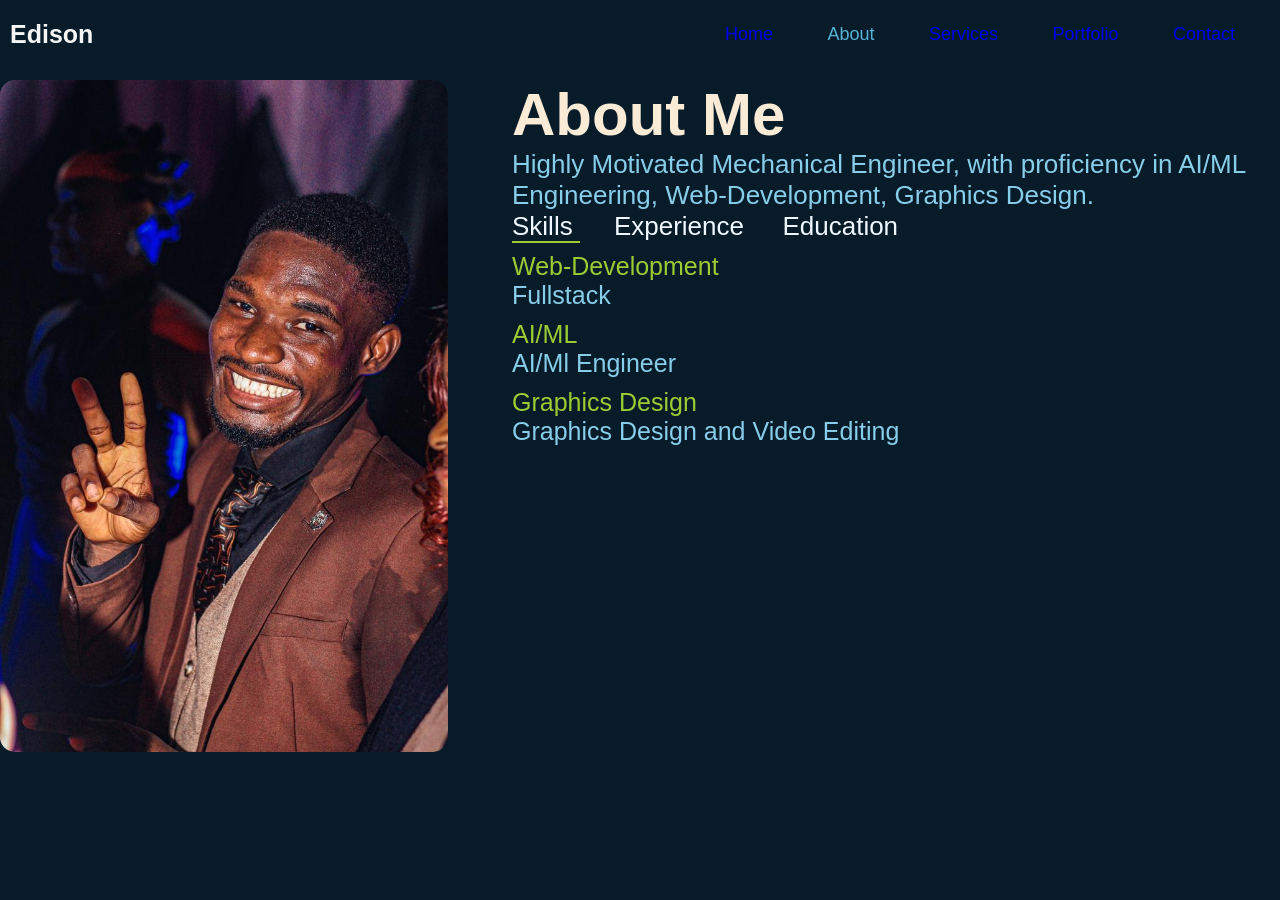
<file: about.html>
<!DOCTYPE html>
<html lang="en">
<head>
    <meta charset="UTF-8">
    <meta name="viewport" content="width=device-width, initial-scale=1.0">
    <title>About MENU</title>
    <link rel="stylesheet" href="style.css">
    <link href="https://fonts.googleapis.com/icon?family=Material+Icons" rel="stylesheet">
</head>
<body>
     <header class="header">
        <a href = "#"class = "logo"> Edison</a>
         <nav>
            <div class="nav-links" id="navLinks">
               <i class="material-icons"style="cursor: pointer;" onclick="hideMenu()">close</i> 
                <ul>
                   <li><a href="index.html" > Home</a></li>
                   <li><a href="about.html" class="active"> About</a></li> 
                   <li><a href="services.html"> Services</a></li>
                   <li><a href="port.html"> Portfolio</a></li>
                   <li><a href="contact.html"> Contact</a></li> 
                </ul>
            </div>
            <i class="material-icons" style="cursor: pointer;" onclick="showMenu()">menu</i>
        </nav>

         
        
    
    </header>
    <!---------about----------->
    <div id="about">
      <div class="container">
        <div class="row">
            <div class="about-col-1">
                <img src="images/d.p 2.jpeg">
            </div>
            <div class="about-col-2">
                <h1 class="sub-title">About Me</h1>
                <p class="abou">Highly Motivated Mechanical Engineer, with
                     proficiency in AI/ML Engineering, Web-Development, Graphics Design.</p>
                <div class="tabs">
                    <p  class="tab-btn active" data-tab="skill">Skills </p>
                    <p class="tab-btn"data-tab="experience" >Experience</p>
                    <p class="tab-btn" data-tab="education" >Education</p>
                </div>
                <div class="tab-content">
                     <div class="tab-pane active" id="skill">
                       <ul>
                          <li><span>Web-Development</span><br>Fullstack</li>
                          <li><span>AI/ML</span><br>AI/Ml Engineer</li>
                           <li><span>Graphics Design</span><br>Graphics Design and Video Editing</li>
                    
                        </ul>
                    </div>

                    <div class="tab-pane" id="education" >
                        <ul>
                           <li><span>2024</span><br>Incubator Hub</li>
                        
                        </ul>
                    </div>
                    <div class="tab-pane" id="experience" >
                        <ul>
                          <li><span>2024 - 2024</span><br>Incubator Hub</li>
                          <li><span>2026 - Current</span><br>Chief Dev at Edison Technology</li>
                          <li><span>Graphics Design</span><br>Graphics Design and Video Editing</li>

                        </ul>
                   </div>

                </div>
                
            </div>
        </div>
      </div>
          
    </div>
<script>
   


   const tabBtns = document.querySelectorAll('.tab-btn');
   const tabPanes = document.querySelectorAll('.tab-pane');
   
   tabBtns.forEach(btn => {
         btn.addEventListener('click', () => {
            tabBtns.forEach(b => b.classList.remove('active'));
            tabPanes.forEach(p => p.classList.remove('active'));

            btn.classList.add('active');
            const tab = btn.dataset.tab;
            document.getElementById(tab).classList.add('active');
         } )  
   } );
    

   
       var navLinks = document.getElementById("navLinks");
       function showMenu(){
           navLinks.style.display = "block";
           navLinks.style.right= "0px";
           
       }

       function hideMenu(){
           navLinks.style.display = "none";
       }
            
            
    
    

</script>
<script>
        (function(){if(!window.chatbase||window.chatbase("getState")!=="initialized")
        {window.chatbase=(...arguments)=>{if(!window.chatbase.q){window.chatbase.q=[]}window.chatbase.q.push(arguments)}
        ;window.chatbase=new Proxy(window.chatbase,{get(target,prop){if(prop==="q"){return target.q}return(...args)=>target(prop,...args)}})}const onLoad=function(){const script=document.createElement("script");script.src="https://www.chatbase.co/embed.min.js";script.id="RbvvcZ45IPQnluIqpaT1G";script.domain="www.chatbase.co";document.body.appendChild(script)};if(document.readyState==="complete"){onLoad()}else{window.addEventListener("load",onLoad)}})();
</script>

</body>
</html>
</file>
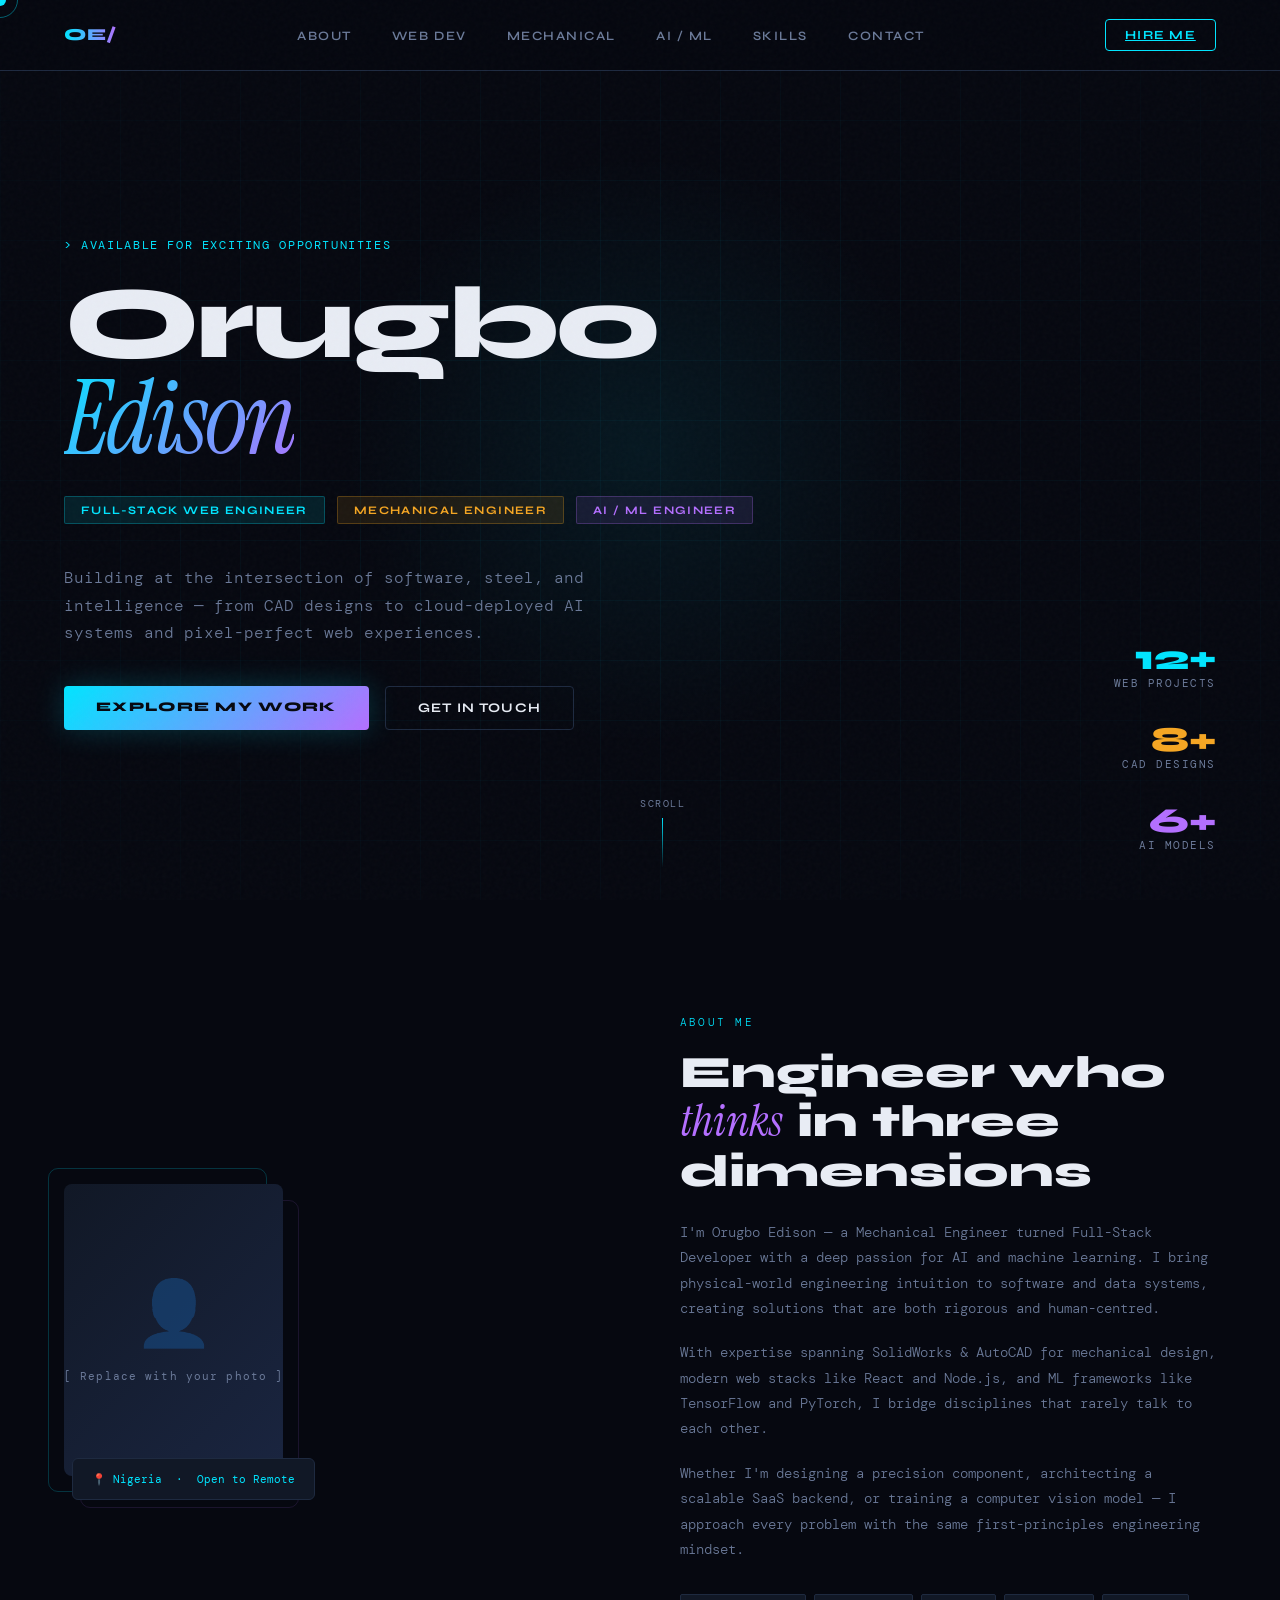
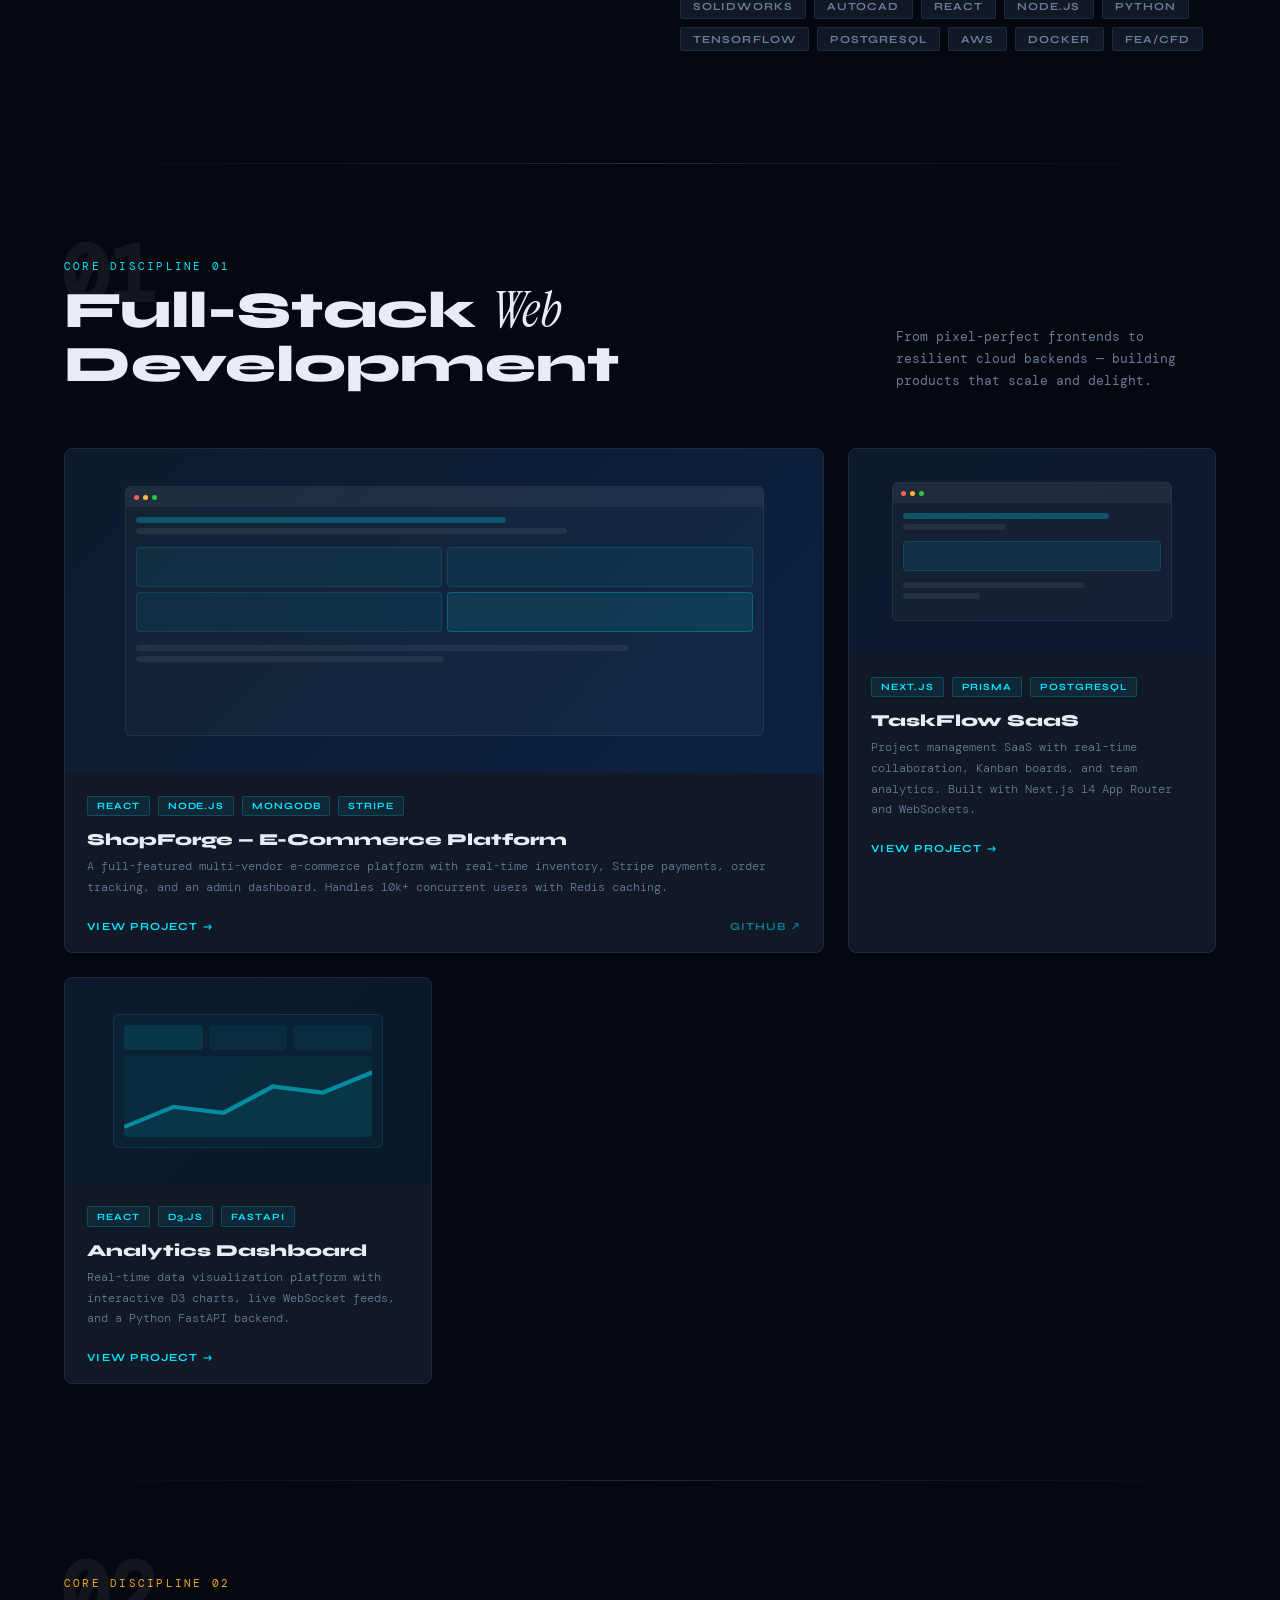
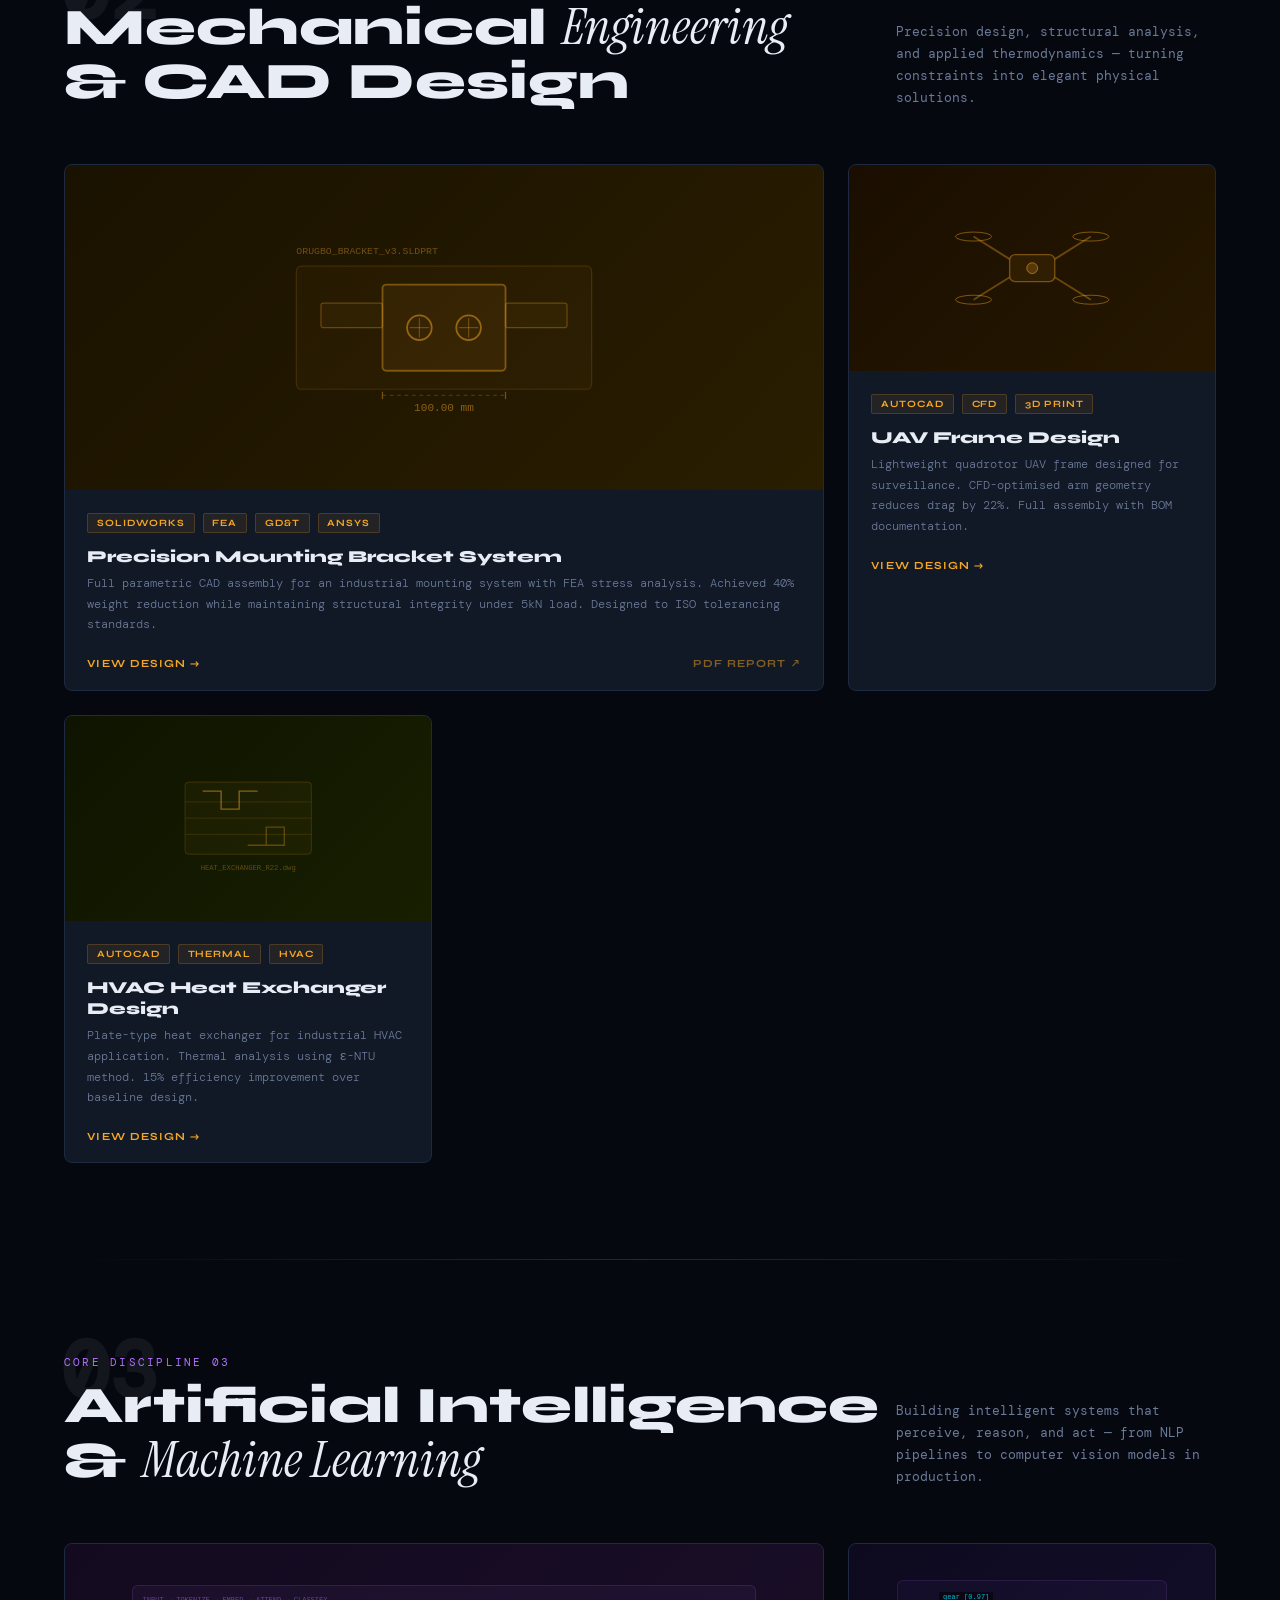
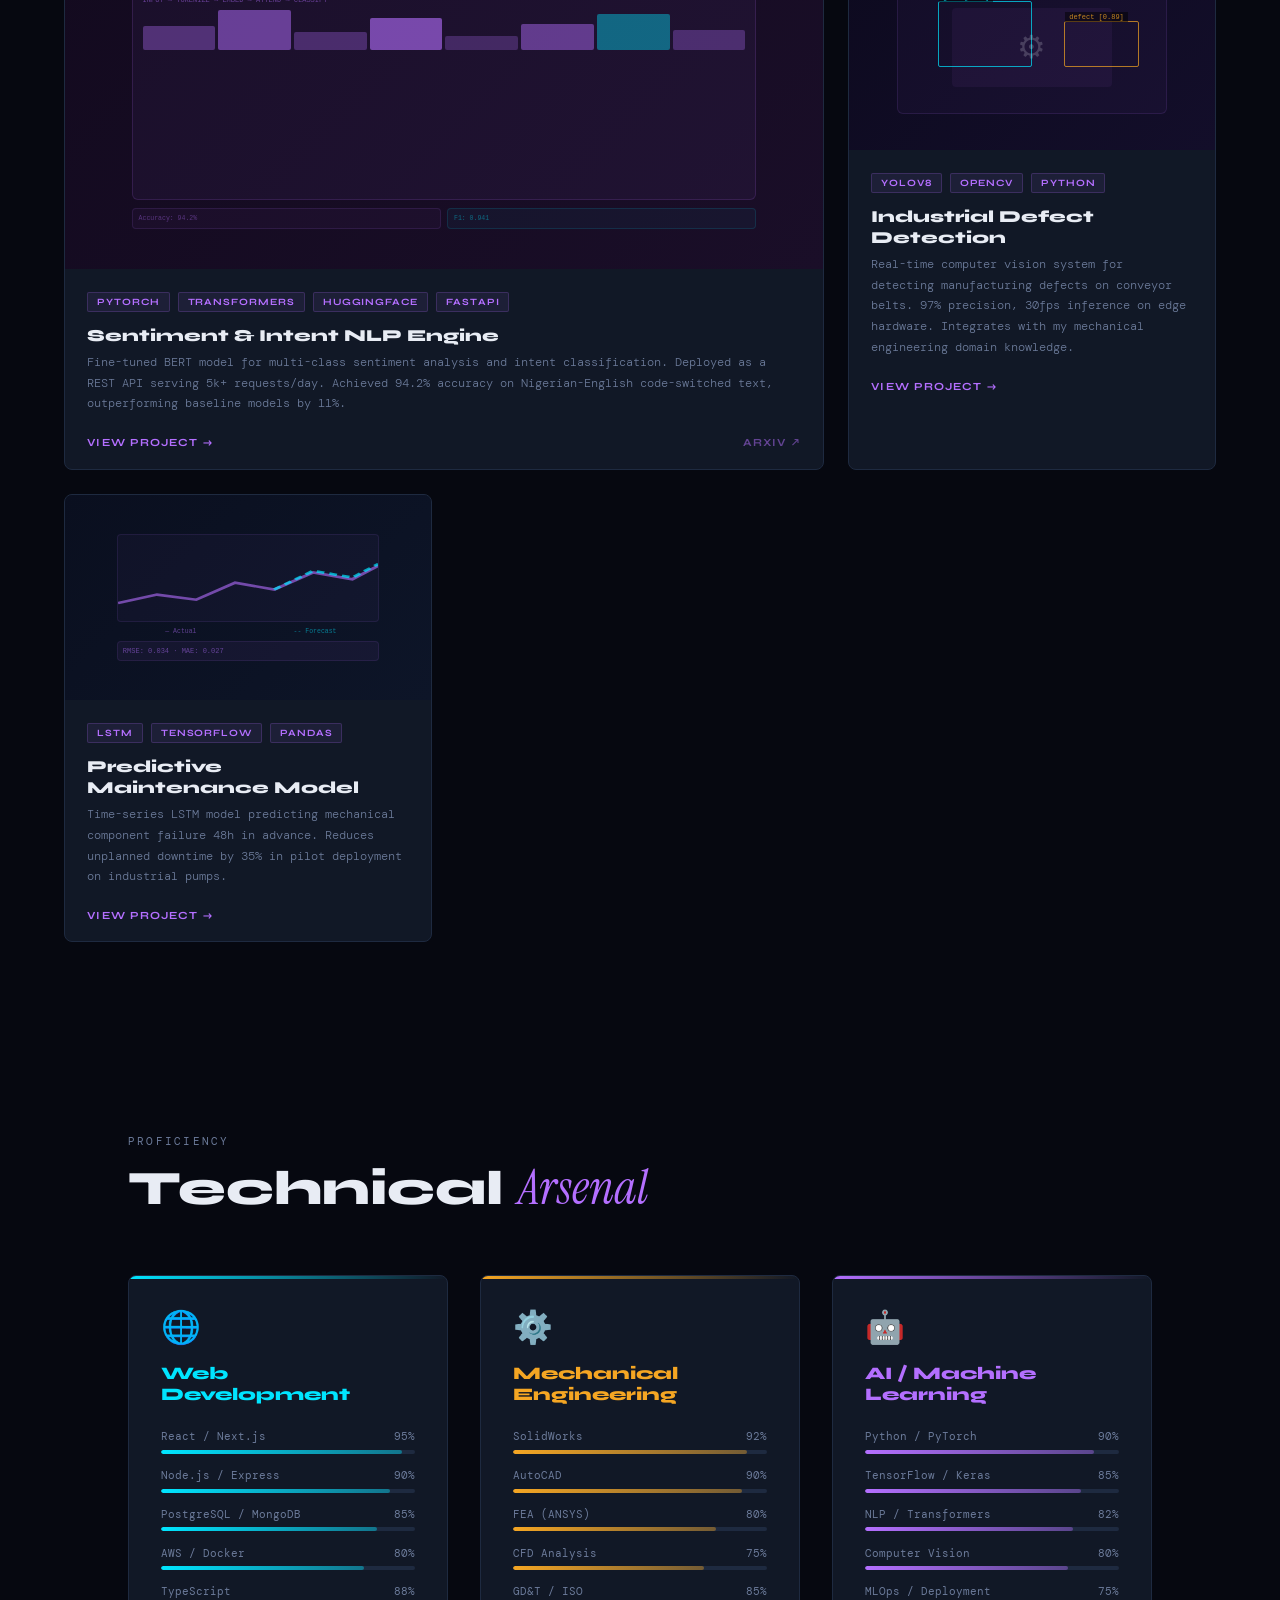
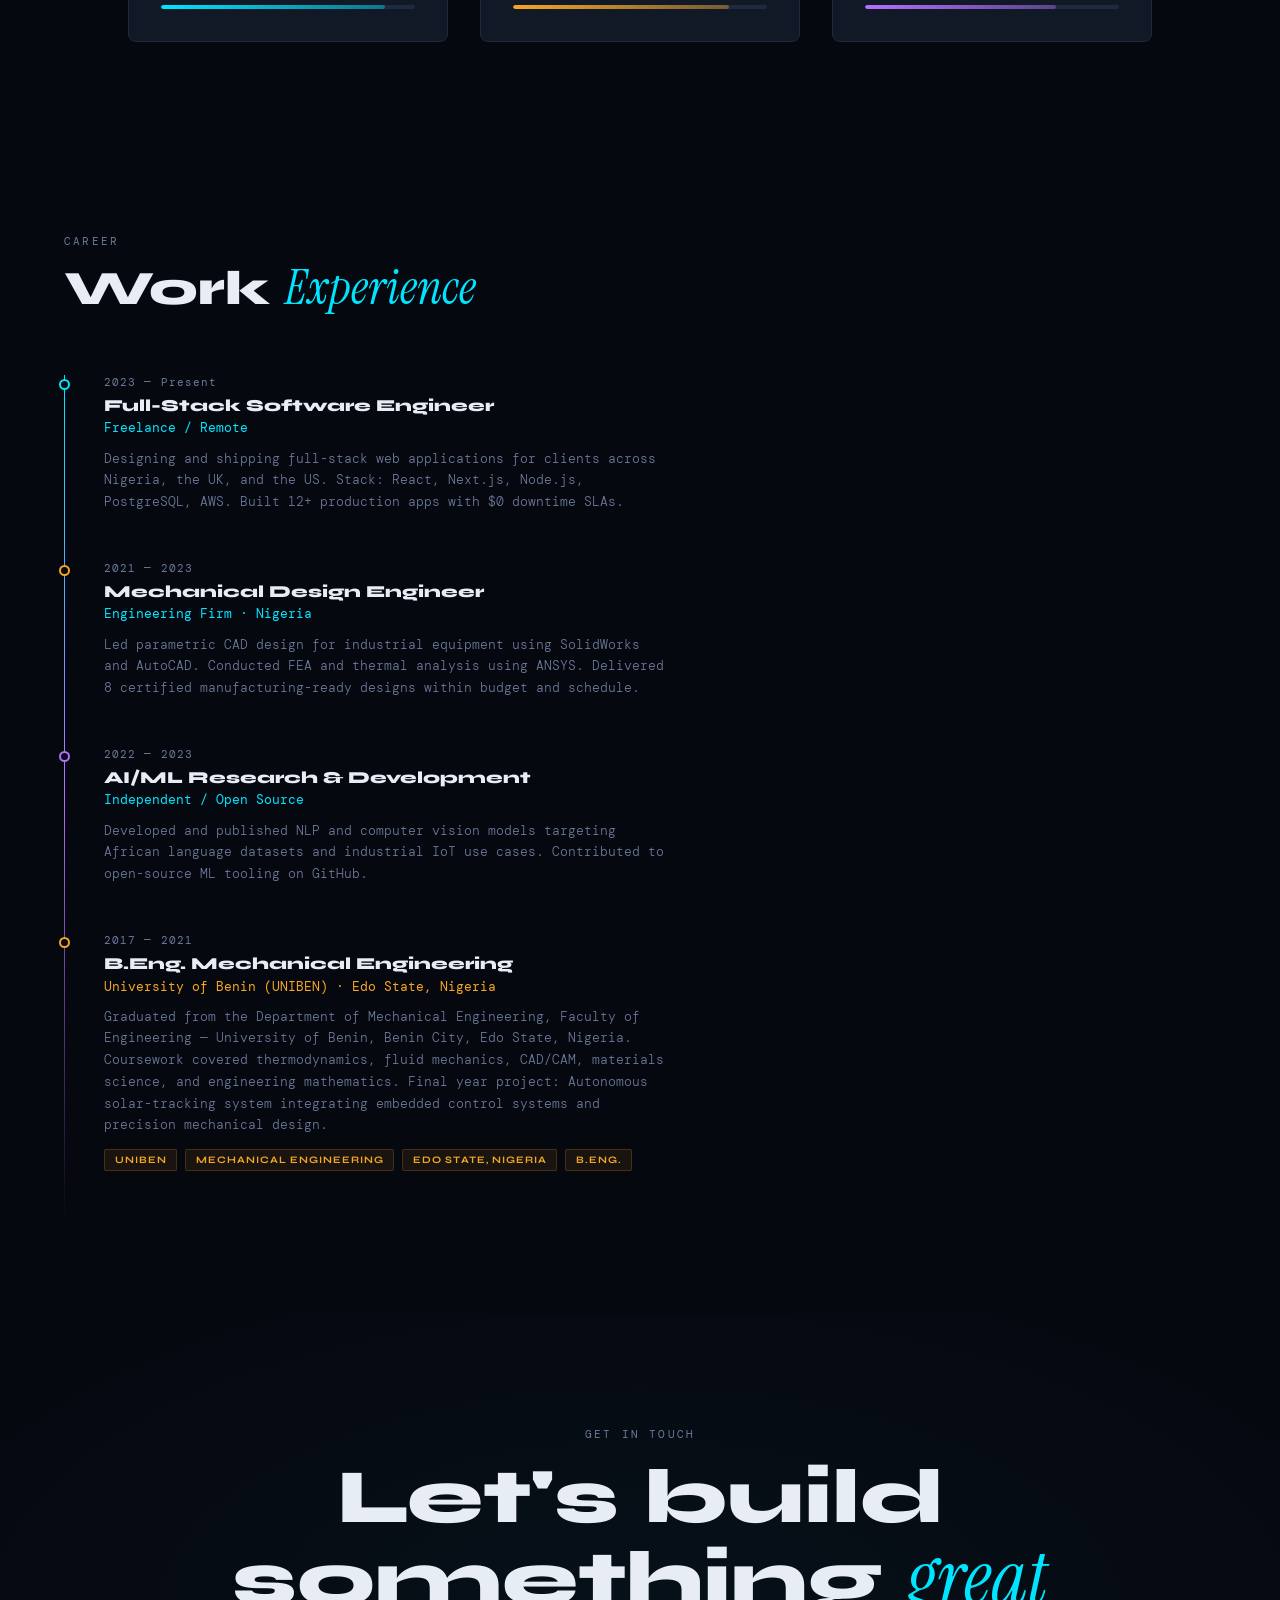
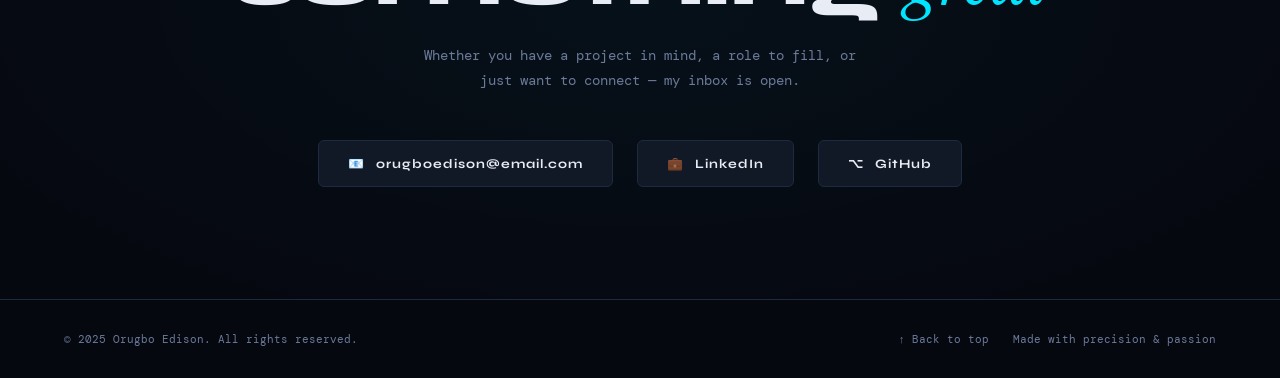
<file: index (1).html>
<!DOCTYPE html>
<html lang="en">
<head>
<meta charset="UTF-8" />
<meta name="viewport" content="width=device-width, initial-scale=1.0"/>
<title>Orugbo Edison — Engineer · Developer · AI</title>
<link href="https://fonts.googleapis.com/css2?family=Syne:wght@400;600;700;800&family=DM+Mono:ital,wght@0,300;0,400;1,300&family=Instrument+Serif:ital@0;1&display=swap" rel="stylesheet"/>
<style>
/* ─── RESET & VARIABLES ─────────────────────────────────── */
*, *::before, *::after { box-sizing: border-box; margin: 0; padding: 0; }
:root {
  --bg: #060810;
  --surface: #0d1120;
  --card: #111826;
  --border: #1e2a40;
  --text: #e8ecf4;
  --muted: #6b7a99;
  --accent-mech: #f5a623;
  --accent-web: #00e5ff;
  --accent-ai: #b46fff;
  --glow-mech: rgba(245,166,35,0.15);
  --glow-web: rgba(0,229,255,0.12);
  --glow-ai: rgba(180,111,255,0.15);
  --font-head: 'Syne', sans-serif;
  --font-mono: 'DM Mono', monospace;
  --font-serif: 'Instrument Serif', serif;
}
html { scroll-behavior: smooth; }
body {
  background: var(--bg);
  color: var(--text);
  font-family: var(--font-head);
  overflow-x: hidden;
  cursor: none;
}

/* ─── CUSTOM CURSOR ─────────────────────────────────────── */
#cursor { position:fixed;width:12px;height:12px;background:var(--accent-web);border-radius:50%;pointer-events:none;z-index:9999;transform:translate(-50%,-50%);transition:transform .1s,background .2s;mix-blend-mode:screen; }
#cursor-ring { position:fixed;width:36px;height:36px;border:1.5px solid rgba(0,229,255,.4);border-radius:50%;pointer-events:none;z-index:9998;transform:translate(-50%,-50%);transition:transform .18s ease,width .2s,height .2s,border-color .2s; }

/* ─── NOISE OVERLAY ─────────────────────────────────────── */
body::before {
  content:'';position:fixed;inset:0;
  background-image:url("data:image/svg+xml,%3Csvg viewBox='0 0 256 256' xmlns='http://www.w3.org/2000/svg'%3E%3Cfilter id='n'%3E%3CfeTurbulence type='fractalNoise' baseFrequency='0.9' numOctaves='4' stitchTiles='stitch'/%3E%3C/filter%3E%3Crect width='100%25' height='100%25' filter='url(%23n)' opacity='1'/%3E%3C/svg%3E");
  opacity:.025;pointer-events:none;z-index:1000;
}

/* ─── SCROLLBAR ──────────────────────────────────────────── */
::-webkit-scrollbar{width:4px}
::-webkit-scrollbar-track{background:var(--bg)}
::-webkit-scrollbar-thumb{background:var(--border);border-radius:2px}

/* ─── NAV ────────────────────────────────────────────────── */
nav {
  position: fixed; top: 0; left: 0; right: 0; z-index: 500;
  display: flex; align-items: center; justify-content: space-between;
  padding: 1.2rem 4rem;
  background: rgba(6,8,16,.8);
  backdrop-filter: blur(20px);
  border-bottom: 1px solid var(--border);
  transition: padding .3s;
}
.nav-logo {
  font-size: 1.05rem; font-weight: 800; letter-spacing: .04em;
  background: linear-gradient(90deg, var(--accent-web), var(--accent-ai));
  -webkit-background-clip: text; -webkit-text-fill-color: transparent;
}
.nav-links { display: flex; gap: 2.5rem; list-style: none; }
.nav-links a {
  font-size: .8rem; letter-spacing: .12em; text-transform: uppercase;
  color: var(--muted); text-decoration: none; font-weight: 600;
  position: relative; transition: color .2s;
}
.nav-links a::after {
  content:''; position:absolute; bottom:-4px; left:0; width:0; height:1.5px;
  background: var(--accent-web); transition: width .25s;
}
.nav-links a:hover { color: var(--text); }
.nav-links a:hover::after { width: 100%; }
.nav-cta {
  background: transparent; border: 1.5px solid var(--accent-web);
  color: var(--accent-web); padding: .45rem 1.2rem;
  border-radius: 4px; font-family: var(--font-head);
  font-size: .78rem; letter-spacing: .1em; text-transform: uppercase;
  cursor: none; font-weight: 700; transition: background .2s, color .2s;
}
.nav-cta:hover { background: var(--accent-web); color: var(--bg); }

/* ─── HAMBURGER ──────────────────────────────────────────── */
.burger { display: none; flex-direction: column; gap: 5px; cursor: none; background: none; border: none; }
.burger span { width: 24px; height: 2px; background: var(--text); display: block; transition: .3s; }
.mobile-menu {
  display: none; position: fixed; inset: 0; z-index: 490;
  background: rgba(6,8,16,.97); flex-direction: column;
  align-items: center; justify-content: center; gap: 2.5rem;
}
.mobile-menu.open { display: flex; }
.mobile-menu a {
  font-size: 2rem; font-weight: 800; color: var(--text);
  text-decoration: none; letter-spacing: .06em;
  transition: color .2s;
}
.mobile-menu a:hover { color: var(--accent-web); }

/* ─── HERO ───────────────────────────────────────────────── */
#hero {
  min-height: 100vh; display: flex; flex-direction: column;
  justify-content: center; padding: 8rem 4rem 4rem;
  position: relative; overflow: hidden;
}
.hero-grid-bg {
  position: absolute; inset: 0; pointer-events: none;
  background-image:
    linear-gradient(rgba(0,229,255,.04) 1px, transparent 1px),
    linear-gradient(90deg, rgba(0,229,255,.04) 1px, transparent 1px);
  background-size: 60px 60px;
  mask-image: radial-gradient(ellipse 80% 80% at 50% 50%, black 30%, transparent 100%);
}
.hero-glow {
  position: absolute; width: 600px; height: 600px; border-radius: 50%;
  background: radial-gradient(circle, rgba(0,229,255,.07) 0%, transparent 70%);
  top: 50%; left: 50%; transform: translate(-50%,-50%);
  pointer-events: none; animation: pulse 6s ease-in-out infinite;
}
@keyframes pulse { 0%,100%{opacity:.6;transform:translate(-50%,-50%) scale(1)} 50%{opacity:1;transform:translate(-50%,-50%) scale(1.08)} }

.hero-tag {
  display: inline-block; font-family: var(--font-mono); font-size: .72rem;
  color: var(--accent-web); letter-spacing: .14em; text-transform: uppercase;
  margin-bottom: 1.5rem;
  animation: fadeUp .8s .1s both;
}
.hero-tag::before { content: '> '; }

.hero-name {
  font-size: clamp(3rem, 8vw, 7.5rem); font-weight: 800; line-height: .92;
  letter-spacing: -.03em; margin-bottom: 1rem;
  animation: fadeUp .8s .2s both;
}
.hero-name .line2 {
  font-family: var(--font-serif); font-style: italic;
  background: linear-gradient(135deg, var(--accent-web) 0%, var(--accent-ai) 100%);
  -webkit-background-clip: text; -webkit-text-fill-color: transparent;
  font-weight: 400;
}

.hero-roles {
  display: flex; flex-wrap: wrap; gap: .75rem; margin: 1.8rem 0 2.5rem;
  animation: fadeUp .8s .3s both;
}
.role-pill {
  font-size: .72rem; font-weight: 700; letter-spacing: .12em;
  text-transform: uppercase; padding: .4rem 1rem; border-radius: 2px;
}
.pill-web { background: rgba(0,229,255,.1); color: var(--accent-web); border: 1px solid rgba(0,229,255,.25); }
.pill-mech { background: rgba(245,166,35,.1); color: var(--accent-mech); border: 1px solid rgba(245,166,35,.25); }
.pill-ai { background: rgba(180,111,255,.1); color: var(--accent-ai); border: 1px solid rgba(180,111,255,.25); }

.hero-desc {
  max-width: 520px; line-height: 1.7; color: var(--muted);
  font-size: 1rem; font-family: var(--font-mono); font-weight: 300;
  animation: fadeUp .8s .4s both;
}

.hero-ctas {
  display: flex; gap: 1rem; flex-wrap: wrap; margin-top: 2.5rem;
  animation: fadeUp .8s .5s both;
}
.btn-primary {
  background: linear-gradient(135deg, var(--accent-web), var(--accent-ai));
  color: var(--bg); padding: .8rem 2rem; border-radius: 4px;
  font-weight: 800; font-size: .82rem; letter-spacing: .1em;
  text-transform: uppercase; text-decoration: none;
  transition: transform .2s, box-shadow .2s;
  box-shadow: 0 0 30px rgba(0,229,255,.2);
}
.btn-primary:hover { transform: translateY(-2px); box-shadow: 0 8px 30px rgba(0,229,255,.35); }
.btn-ghost {
  background: transparent; border: 1.5px solid var(--border);
  color: var(--text); padding: .8rem 2rem; border-radius: 4px;
  font-weight: 700; font-size: .82rem; letter-spacing: .1em;
  text-transform: uppercase; text-decoration: none;
  transition: border-color .2s, color .2s;
}
.btn-ghost:hover { border-color: var(--accent-ai); color: var(--accent-ai); }

.hero-stats {
  position: absolute; right: 4rem; bottom: 3rem;
  display: flex; flex-direction: column; gap: 2rem; align-items: flex-end;
  animation: fadeUp .8s .6s both;
}
.stat-item { text-align: right; }
.stat-num { font-size: 2.2rem; font-weight: 800; line-height: 1; }
.stat-label { font-size: .68rem; letter-spacing: .14em; color: var(--muted); text-transform: uppercase; font-family: var(--font-mono); }

.scroll-hint {
  position: absolute; bottom: 2rem; left: 50%; transform: translateX(-50%);
  display: flex; flex-direction: column; align-items: center; gap: .5rem;
  color: var(--muted); font-size: .65rem; letter-spacing: .15em; text-transform: uppercase;
  font-family: var(--font-mono); animation: fadeUp .8s .8s both;
}
.scroll-line { width: 1px; height: 50px; background: linear-gradient(var(--accent-web), transparent); animation: scrollDown 2s ease-in-out infinite; }
@keyframes scrollDown { 0%,100%{opacity:.3} 50%{opacity:1} }

/* ─── ABOUT SECTION ──────────────────────────────────────── */
#about {
  padding: 7rem 4rem;
  display: grid; grid-template-columns: 1fr 1fr; gap: 5rem; align-items: center;
}
.about-photo-wrap {
  position: relative;
}
.about-photo-frame {
  width: 100%; aspect-ratio: 3/4; max-width: 380px;
  border-radius: 8px; overflow: hidden;
  position: relative;
}
.about-photo-frame img {
  width: 100%; height: 100%; object-fit: cover;
}
.photo-placeholder {
  width: 100%; height: 100%;
  background: linear-gradient(135deg, var(--card) 0%, #1a2540 100%);
  display: flex; flex-direction: column; align-items: center; justify-content: center; gap: 1rem;
}
.photo-placeholder .icon { font-size: 4rem; opacity: .3; }
.photo-placeholder p { font-size: .7rem; letter-spacing: .1em; color: var(--muted); font-family: var(--font-mono); }
.photo-deco {
  position: absolute; top: -16px; left: -16px; right: 16px; bottom: -16px;
  border: 1.5px solid var(--accent-web); border-radius: 10px;
  opacity: .2; pointer-events: none;
}
.photo-deco2 {
  position: absolute; top: 16px; left: 16px; right: -16px; bottom: -32px;
  border: 1px solid var(--accent-ai); border-radius: 10px;
  opacity: .12; pointer-events: none;
}
.photo-tag {
  position: absolute; bottom: -1.5rem; right: -2rem;
  background: var(--card); border: 1px solid var(--border);
  padding: .8rem 1.2rem; border-radius: 6px;
  font-family: var(--font-mono); font-size: .7rem; color: var(--accent-web);
}
.about-text .section-label {
  font-family: var(--font-mono); font-size: .7rem; letter-spacing: .2em;
  color: var(--accent-web); text-transform: uppercase; margin-bottom: 1rem;
}
.about-text h2 { font-size: clamp(2rem, 3.5vw, 3rem); font-weight: 800; line-height: 1.1; margin-bottom: 1.5rem; }
.about-text h2 em { font-family: var(--font-serif); font-style: italic; color: var(--accent-ai); font-weight: 400; }
.about-text p { color: var(--muted); line-height: 1.8; margin-bottom: 1.2rem; font-family: var(--font-mono); font-size: .88rem; font-weight: 300; }

.skills-grid { display: flex; flex-wrap: wrap; gap: .5rem; margin-top: 2rem; }
.skill-tag {
  font-size: .68rem; font-weight: 700; letter-spacing: .1em; text-transform: uppercase;
  padding: .3rem .75rem; border-radius: 2px;
  background: var(--card); border: 1px solid var(--border); color: var(--muted);
  transition: border-color .2s, color .2s;
}
.skill-tag:hover { border-color: var(--accent-web); color: var(--accent-web); }

/* ─── CORE SECTIONS ──────────────────────────────────────── */
.core-section { padding: 6rem 4rem; position: relative; }
.core-section::before {
  content: ''; position: absolute; top: 0; left: 4rem; right: 4rem; height: 1px;
  background: linear-gradient(90deg, transparent, var(--border), transparent);
}

.section-header { display: flex; align-items: flex-end; justify-content: space-between; margin-bottom: 3.5rem; flex-wrap: wrap; gap: 1rem; }
.section-num {
  font-size: 5rem; font-weight: 800; line-height: 1;
  opacity: .06; position: absolute; top: 4.5rem; left: 3.8rem;
  font-family: var(--font-mono); pointer-events: none;
}
.core-label {
  font-family: var(--font-mono); font-size: .7rem; letter-spacing: .2em;
  text-transform: uppercase; margin-bottom: .6rem;
}
.core-title { font-size: clamp(2rem, 4vw, 3.2rem); font-weight: 800; line-height: 1.05; }
.core-title em { font-family: var(--font-serif); font-style: italic; font-weight: 400; }

/* Accent per core */
.web-accent { color: var(--accent-web); }
.mech-accent { color: var(--accent-mech); }
.ai-accent { color: var(--accent-ai); }

/* ─── PROJECTS GRID ──────────────────────────────────────── */
.projects-grid { display: grid; grid-template-columns: repeat(3, 1fr); gap: 1.5rem; }

.project-card {
  background: var(--card); border: 1px solid var(--border);
  border-radius: 8px; overflow: hidden; position: relative;
  transition: transform .3s, border-color .3s, box-shadow .3s;
  cursor: none;
}
.project-card:hover { transform: translateY(-6px); }

.project-card.web:hover { border-color: rgba(0,229,255,.35); box-shadow: 0 20px 60px var(--glow-web); }
.project-card.mech:hover { border-color: rgba(245,166,35,.35); box-shadow: 0 20px 60px var(--glow-mech); }
.project-card.ai:hover { border-color: rgba(180,111,255,.35); box-shadow: 0 20px 60px var(--glow-ai); }

.project-card.featured { grid-column: span 2; }

.project-visual {
  width: 100%; aspect-ratio: 16/9; position: relative; overflow: hidden;
}
.project-card.featured .project-visual { aspect-ratio: 21/9; }

.project-mockup {
  width: 100%; height: 100%;
  display: flex; align-items: center; justify-content: center;
  font-size: 3rem; position: relative;
}
/* Project visual themes */
.mockup-ecommerce { background: linear-gradient(135deg,#0d1a2d,#0a2240); }
.mockup-saas { background: linear-gradient(135deg,#0d1a2d,#0e1830); }
.mockup-dashboard { background: linear-gradient(135deg,#0d1a2d,#091828); }
.mockup-cad { background: linear-gradient(135deg,#1a1200,#2a1e00); }
.mockup-drone { background: linear-gradient(135deg,#1a0e00,#261800); }
.mockup-hvac { background: linear-gradient(135deg,#0f1400,#181f00); }
.mockup-nlp { background: linear-gradient(135deg,#130a1f,#1a0e28); }
.mockup-vision { background: linear-gradient(135deg,#0d0a1f,#130e2a); }
.mockup-predict { background: linear-gradient(135deg,#0a0f1f,#0d1528); }

.mockup-inner {
  position: absolute; inset: 0; display: flex;
  align-items: center; justify-content: center;
  flex-direction: column; gap: 1rem; padding: 1.5rem;
}

/* Mini UI inside cards */
.mini-browser {
  width: 85%; height: 85%; background: rgba(255,255,255,.03);
  border-radius: 6px; border: 1px solid rgba(255,255,255,.08);
  overflow: hidden;
}
.mini-browser-bar {
  height: 20px; background: rgba(255,255,255,.05); display: flex;
  align-items: center; padding: 0 8px; gap: 4px;
}
.dot { width: 5px; height: 5px; border-radius: 50%; }
.dot.r{background:#ff5f57} .dot.y{background:#febc2e} .dot.g{background:#28c840}
.mini-browser-body { padding: 10px; display: flex; flex-direction: column; gap: 5px; }
.mini-row { height: 6px; border-radius: 3px; background: rgba(255,255,255,.07); }
.mini-row.accent-web { background: rgba(0,229,255,.25); width: 60%; }
.mini-row.accent-mech { background: rgba(245,166,35,.25); width: 60%; }
.mini-row.accent-ai { background: rgba(180,111,255,.25); width: 60%; }
.mini-row.w40 { width: 40%; }
.mini-row.w70 { width: 70%; }
.mini-row.w50 { width: 50%; }
.mini-row.w80 { width: 80%; }
.mini-row.w30 { width: 30%; }

.cad-sketch {
  width: 80%; height: 80%;
  display: flex; align-items: center; justify-content: center;
}
.cad-sketch svg { width: 100%; height: 100%; }

.neural-dots {
  display: grid; grid-template-columns: repeat(5,1fr); gap: 8px;
  width: 70%;
}
.n-dot {
  width: 8px; height: 8px; border-radius: 50%;
  background: rgba(180,111,255,.3);
  animation: flicker 2s infinite;
}
.n-dot:nth-child(odd) { background: rgba(0,229,255,.3); animation-delay: .5s; }
@keyframes flicker { 0%,100%{opacity:.3} 50%{opacity:1} }

.project-body { padding: 1.4rem; }
.project-tags { display: flex; gap: .5rem; flex-wrap: wrap; margin-bottom: .8rem; }
.ptag {
  font-size: .6rem; font-weight: 700; letter-spacing: .1em; text-transform: uppercase;
  padding: .2rem .55rem; border-radius: 2px;
}
.ptag.web { background: rgba(0,229,255,.08); color: var(--accent-web); border: 1px solid rgba(0,229,255,.2); }
.ptag.mech { background: rgba(245,166,35,.08); color: var(--accent-mech); border: 1px solid rgba(245,166,35,.2); }
.ptag.ai { background: rgba(180,111,255,.08); color: var(--accent-ai); border: 1px solid rgba(180,111,255,.2); }

.project-title { font-size: 1.05rem; font-weight: 800; margin-bottom: .4rem; }
.project-desc { font-size: .78rem; color: var(--muted); line-height: 1.65; font-family: var(--font-mono); font-weight: 300; }
.project-footer {
  padding: 0 1.4rem 1.2rem;
  display: flex; align-items: center; justify-content: space-between;
}
.project-link {
  font-size: .68rem; font-weight: 700; letter-spacing: .1em; text-transform: uppercase;
  text-decoration: none; display: flex; align-items: center; gap: .4rem;
  transition: gap .2s;
}
.project-link.web { color: var(--accent-web); }
.project-link.mech { color: var(--accent-mech); }
.project-link.ai { color: var(--accent-ai); }
.project-link:hover { gap: .7rem; }

/* ─── SKILLS DEEP DIVE ───────────────────────────────────── */
#skills { padding: 6rem 4rem; }
.skills-cols { display: grid; grid-template-columns: repeat(3, 1fr); gap: 2rem; margin-top: 3rem; }
.skill-col {
  background: var(--card); border: 1px solid var(--border);
  border-radius: 8px; padding: 2rem; position: relative; overflow: hidden;
}
.skill-col::before {
  content: ''; position: absolute; top: 0; left: 0; right: 0; height: 3px;
}
.skill-col.web::before { background: linear-gradient(90deg, var(--accent-web), transparent); }
.skill-col.mech::before { background: linear-gradient(90deg, var(--accent-mech), transparent); }
.skill-col.ai::before { background: linear-gradient(90deg, var(--accent-ai), transparent); }

.skill-col-icon { font-size: 2rem; margin-bottom: 1rem; }
.skill-col-title { font-size: 1.1rem; font-weight: 800; margin-bottom: 1.5rem; }
.skill-bars { display: flex; flex-direction: column; gap: .9rem; }
.skill-bar-item { display: flex; flex-direction: column; gap: .4rem; }
.skill-bar-label { display: flex; justify-content: space-between; font-size: .7rem; font-family: var(--font-mono); color: var(--muted); }
.skill-bar-track { height: 4px; background: var(--border); border-radius: 2px; overflow: hidden; }
.skill-bar-fill { height: 100%; border-radius: 2px; transition: width 1.5s ease; width: 0; }
.skill-col.web .skill-bar-fill { background: linear-gradient(90deg, var(--accent-web), rgba(0,229,255,.4)); }
.skill-col.mech .skill-bar-fill { background: linear-gradient(90deg, var(--accent-mech), rgba(245,166,35,.4)); }
.skill-col.ai .skill-bar-fill { background: linear-gradient(90deg, var(--accent-ai), rgba(180,111,255,.4)); }

/* ─── EXPERIENCE TIMELINE ────────────────────────────────── */
#experience { padding: 6rem 4rem; }
.timeline { position: relative; margin-top: 3rem; }
.timeline::before {
  content: ''; position: absolute; left: 0; top: 0; bottom: 0; width: 1px;
  background: linear-gradient(var(--accent-web), var(--accent-ai), transparent);
}
.timeline-item {
  padding: 0 0 3rem 2.5rem; position: relative;
}
.timeline-dot {
  position: absolute; left: -5px; top: 4px; width: 11px; height: 11px;
  border-radius: 50%; border: 2px solid var(--accent-web);
  background: var(--bg); transition: box-shadow .3s;
}
.timeline-item:hover .timeline-dot { box-shadow: 0 0 12px var(--accent-web); }
.timeline-date { font-family: var(--font-mono); font-size: .68rem; color: var(--muted); letter-spacing: .1em; margin-bottom: .4rem; }
.timeline-role { font-size: 1.05rem; font-weight: 800; margin-bottom: .2rem; }
.timeline-company { font-size: .8rem; color: var(--accent-web); font-family: var(--font-mono); margin-bottom: .7rem; }
.timeline-desc { font-size: .8rem; color: var(--muted); line-height: 1.7; font-family: var(--font-mono); font-weight: 300; max-width: 560px; }

/* ─── CONTACT ────────────────────────────────────────────── */
#contact {
  padding: 7rem 4rem;
  text-align: center;
  position: relative; overflow: hidden;
}
#contact::before {
  content: ''; position: absolute; inset: 0;
  background: radial-gradient(ellipse 60% 60% at 50% 50%, rgba(0,229,255,.04), transparent);
  pointer-events: none;
}
.contact-big { font-size: clamp(2.5rem, 6vw, 6rem); font-weight: 800; line-height: 1.05; margin-bottom: 1.5rem; }
.contact-big em { font-family: var(--font-serif); font-style: italic; font-weight: 400; color: var(--accent-web); }
.contact-sub { color: var(--muted); font-family: var(--font-mono); font-size: .9rem; max-width: 440px; margin: 0 auto 3rem; line-height: 1.7; }

.contact-links { display: flex; justify-content: center; gap: 1.5rem; flex-wrap: wrap; }
.contact-btn {
  display: flex; align-items: center; gap: .7rem;
  background: var(--card); border: 1px solid var(--border);
  padding: .9rem 1.8rem; border-radius: 6px; text-decoration: none;
  color: var(--text); font-size: .8rem; font-weight: 700; letter-spacing: .08em;
  transition: border-color .2s, color .2s, transform .2s;
}
.contact-btn:hover { transform: translateY(-3px); }
.contact-btn.email:hover { border-color: var(--accent-web); color: var(--accent-web); }
.contact-btn.linkedin:hover { border-color: #0a66c2; color: #0a66c2; }
.contact-btn.github:hover { border-color: var(--accent-ai); color: var(--accent-ai); }

/* ─── FOOTER ─────────────────────────────────────────────── */
footer {
  border-top: 1px solid var(--border);
  padding: 2rem 4rem;
  display: flex; align-items: center; justify-content: space-between;
  font-family: var(--font-mono); font-size: .7rem; color: var(--muted);
  flex-wrap: wrap; gap: 1rem;
}

/* ─── ANIMATIONS ─────────────────────────────────────────── */
@keyframes fadeUp { from{opacity:0;transform:translateY(30px)} to{opacity:1;transform:translateY(0)} }
.reveal { opacity: 0; transform: translateY(40px); transition: opacity .7s ease, transform .7s ease; }
.reveal.visible { opacity: 1; transform: translateY(0); }

/* ─── RESPONSIVE ─────────────────────────────────────────── */
@media (max-width: 1100px) {
  .projects-grid { grid-template-columns: 1fr 1fr; }
  .project-card.featured { grid-column: span 2; }
  .skills-cols { grid-template-columns: 1fr 1fr; }
  .skills-cols .skill-col:last-child { grid-column: span 2; }
}
@media (max-width: 860px) {
  nav { padding: 1.2rem 1.5rem; }
  .nav-links, .nav-cta { display: none; }
  .burger { display: flex; }
  #hero { padding: 7rem 1.5rem 3rem; }
  .hero-stats { display: none; }
  #about { grid-template-columns: 1fr; gap: 2.5rem; padding: 4rem 1.5rem; }
  .about-photo-wrap { display: flex; justify-content: center; }
  .about-photo-frame { max-width: 280px; }
  .core-section { padding: 4rem 1.5rem; }
  .core-section::before { left: 1.5rem; right: 1.5rem; }
  .projects-grid { grid-template-columns: 1fr; }
  .project-card.featured { grid-column: span 1; }
  .skills-cols { grid-template-columns: 1fr; }
  .skills-cols .skill-col:last-child { grid-column: span 1; }
  #skills, #experience { padding: 4rem 1.5rem; }
  #contact { padding: 4rem 1.5rem; }
  footer { padding: 1.5rem; flex-direction: column; text-align: center; }
}
@media (max-width: 480px) {
  .hero-name { font-size: clamp(2.5rem,14vw,4rem); }
}
</style>
</head>
<body>

<!-- Custom cursor -->
<div id="cursor"></div>
<div id="cursor-ring"></div>

<!-- NAV -->
<nav id="navbar">
  <div class="nav-logo">OE/</div>
  <ul class="nav-links">
    <li><a href="#about">About</a></li>
    <li><a href="#web">Web Dev</a></li>
    <li><a href="#mechanical">Mechanical</a></li>
    <li><a href="#ai">AI / ML</a></li>
    <li><a href="#skills">Skills</a></li>
    <li><a href="#contact">Contact</a></li>
  </ul>
  <a href="#contact" class="nav-cta">Hire Me</a>
  <button class="burger" id="burger" aria-label="Menu">
    <span></span><span></span><span></span>
  </button>
</nav>

<!-- MOBILE MENU -->
<div class="mobile-menu" id="mobileMenu">
  <a href="#about" onclick="closeMobile()">About</a>
  <a href="#web" onclick="closeMobile()">Web Dev</a>
  <a href="#mechanical" onclick="closeMobile()">Mechanical</a>
  <a href="#ai" onclick="closeMobile()">AI / ML</a>
  <a href="#skills" onclick="closeMobile()">Skills</a>
  <a href="#contact" onclick="closeMobile()">Contact</a>
</div>

<!-- HERO -->
<section id="hero">
  <div class="hero-grid-bg"></div>
  <div class="hero-glow"></div>
  <div style="position:relative;z-index:2">
    <p class="hero-tag">Available for exciting opportunities</p>
    <h1 class="hero-name">
      Orugbo<br>
      <span class="line2">Edison</span>
    </h1>
    <div class="hero-roles">
      <span class="role-pill pill-web">Full-Stack Web Engineer</span>
      <span class="role-pill pill-mech">Mechanical Engineer</span>
      <span class="role-pill pill-ai">AI / ML Engineer</span>
    </div>
    <p class="hero-desc">Building at the intersection of software, steel, and intelligence — from CAD designs to cloud-deployed AI systems and pixel-perfect web experiences.</p>
    <div class="hero-ctas">
      <a href="#web" class="btn-primary">Explore My Work</a>
      <a href="#contact" class="btn-ghost">Get In Touch</a>
    </div>
  </div>
  <div class="hero-stats">
    <div class="stat-item">
      <div class="stat-num" style="color:var(--accent-web)">12+</div>
      <div class="stat-label">Web Projects</div>
    </div>
    <div class="stat-item">
      <div class="stat-num" style="color:var(--accent-mech)">8+</div>
      <div class="stat-label">CAD Designs</div>
    </div>
    <div class="stat-item">
      <div class="stat-num" style="color:var(--accent-ai)">6+</div>
      <div class="stat-label">AI Models</div>
    </div>
  </div>
  <div class="scroll-hint">
    <span>scroll</span>
    <div class="scroll-line"></div>
  </div>
</section>

<!-- ABOUT -->
<section id="about">
  <div class="about-photo-wrap reveal">
    <div style="position:relative; display:inline-block;">
      <div class="photo-deco"></div>
      <div class="photo-deco2"></div>
      <div class="about-photo-frame">
        <div class="photo-placeholder">
          <div class="icon">👤</div>
          <p>[ Replace with your photo ]</p>
        </div>
      </div>
      <div class="photo-tag">
        📍 Nigeria &nbsp;·&nbsp; Open to Remote
      </div>
    </div>
  </div>
  <div class="about-text reveal">
    <p class="section-label">About Me</p>
    <h2>Engineer who <em>thinks</em> in three dimensions</h2>
    <p>I'm Orugbo Edison — a Mechanical Engineer turned Full-Stack Developer with a deep passion for AI and machine learning. I bring physical-world engineering intuition to software and data systems, creating solutions that are both rigorous and human-centred.</p>
    <p>With expertise spanning SolidWorks & AutoCAD for mechanical design, modern web stacks like React and Node.js, and ML frameworks like TensorFlow and PyTorch, I bridge disciplines that rarely talk to each other.</p>
    <p>Whether I'm designing a precision component, architecting a scalable SaaS backend, or training a computer vision model — I approach every problem with the same first-principles engineering mindset.</p>
    <div class="skills-grid">
      <span class="skill-tag">SolidWorks</span>
      <span class="skill-tag">AutoCAD</span>
      <span class="skill-tag">React</span>
      <span class="skill-tag">Node.js</span>
      <span class="skill-tag">Python</span>
      <span class="skill-tag">TensorFlow</span>
      <span class="skill-tag">PostgreSQL</span>
      <span class="skill-tag">AWS</span>
      <span class="skill-tag">Docker</span>
      <span class="skill-tag">FEA/CFD</span>
    </div>
  </div>
</section>

<!-- ═══ CORE 1: WEB DEVELOPMENT ═══════════════════════════ -->
<section id="web" class="core-section">
  <div class="section-num">01</div>
  <div class="section-header reveal">
    <div>
      <p class="core-label web-accent">Core Discipline 01</p>
      <h2 class="core-title">Full-Stack <em>Web</em><br>Development</h2>
    </div>
    <p style="max-width:320px;color:var(--muted);font-family:var(--font-mono);font-size:.8rem;line-height:1.7">From pixel-perfect frontends to resilient cloud backends — building products that scale and delight.</p>
  </div>
  <div class="projects-grid">

    <!-- Featured -->
    <div class="project-card web featured reveal">
      <div class="project-visual mockup-ecommerce">
        <div class="mockup-inner">
          <div class="mini-browser" style="width:90%;height:90%">
            <div class="mini-browser-bar"><div class="dot r"></div><div class="dot y"></div><div class="dot g"></div></div>
            <div class="mini-browser-body">
              <div class="mini-row accent-web"></div>
              <div class="mini-row w70"></div>
              <div style="display:grid;grid-template-columns:1fr 1fr;gap:5px;margin-top:8px">
                <div style="height:40px;background:rgba(0,229,255,.06);border-radius:4px;border:1px solid rgba(0,229,255,.12)"></div>
                <div style="height:40px;background:rgba(0,229,255,.06);border-radius:4px;border:1px solid rgba(0,229,255,.12)"></div>
                <div style="height:40px;background:rgba(0,229,255,.06);border-radius:4px;border:1px solid rgba(0,229,255,.12)"></div>
                <div style="height:40px;background:rgba(0,229,255,.1);border-radius:4px;border:1px solid rgba(0,229,255,.25)"></div>
              </div>
              <div class="mini-row w80" style="margin-top:8px"></div>
              <div class="mini-row w50"></div>
            </div>
          </div>
        </div>
      </div>
      <div class="project-body">
        <div class="project-tags"><span class="ptag web">React</span><span class="ptag web">Node.js</span><span class="ptag web">MongoDB</span><span class="ptag web">Stripe</span></div>
        <div class="project-title">ShopForge — E-Commerce Platform</div>
        <div class="project-desc">A full-featured multi-vendor e-commerce platform with real-time inventory, Stripe payments, order tracking, and an admin dashboard. Handles 10k+ concurrent users with Redis caching.</div>
      </div>
      <div class="project-footer">
        <a href="#" class="project-link web">View Project →</a>
        <a href="#" class="project-link web" style="opacity:.5">GitHub ↗</a>
      </div>
    </div>

    <div class="project-card web reveal">
      <div class="project-visual mockup-saas">
        <div class="mockup-inner">
          <div class="mini-browser" style="width:88%;height:88%">
            <div class="mini-browser-bar"><div class="dot r"></div><div class="dot y"></div><div class="dot g"></div></div>
            <div class="mini-browser-body">
              <div class="mini-row accent-web w80"></div>
              <div class="mini-row w40"></div>
              <div style="height:30px;background:rgba(0,229,255,.08);border-radius:4px;margin-top:6px;border:1px solid rgba(0,229,255,.15)"></div>
              <div class="mini-row w70" style="margin-top:6px"></div>
              <div class="mini-row w30"></div>
            </div>
          </div>
        </div>
      </div>
      <div class="project-body">
        <div class="project-tags"><span class="ptag web">Next.js</span><span class="ptag web">Prisma</span><span class="ptag web">PostgreSQL</span></div>
        <div class="project-title">TaskFlow SaaS</div>
        <div class="project-desc">Project management SaaS with real-time collaboration, Kanban boards, and team analytics. Built with Next.js 14 App Router and WebSockets.</div>
      </div>
      <div class="project-footer">
        <a href="#" class="project-link web">View Project →</a>
      </div>
    </div>

    <div class="project-card web reveal">
      <div class="project-visual mockup-dashboard">
        <div class="mockup-inner">
          <div style="width:85%;height:85%;background:rgba(0,229,255,.04);border-radius:6px;border:1px solid rgba(0,229,255,.12);padding:10px;display:flex;flex-direction:column;gap:6px">
            <div style="display:flex;gap:6px">
              <div style="flex:1;height:25px;background:rgba(0,229,255,.1);border-radius:4px"></div>
              <div style="flex:1;height:25px;background:rgba(0,229,255,.06);border-radius:4px"></div>
              <div style="flex:1;height:25px;background:rgba(0,229,255,.06);border-radius:4px"></div>
            </div>
            <div style="flex:1;background:rgba(0,229,255,.05);border-radius:4px;position:relative;overflow:hidden">
              <svg viewBox="0 0 100 40" preserveAspectRatio="none" style="width:100%;height:100%;position:absolute;inset:0">
                <polyline points="0,35 20,25 40,28 60,15 80,18 100,8" fill="none" stroke="rgba(0,229,255,0.5)" stroke-width="2"/>
                <polyline points="0,35 20,25 40,28 60,15 80,18 100,8 100,40 0,40" fill="rgba(0,229,255,0.06)"/>
              </svg>
            </div>
          </div>
        </div>
      </div>
      <div class="project-body">
        <div class="project-tags"><span class="ptag web">React</span><span class="ptag web">D3.js</span><span class="ptag web">FastAPI</span></div>
        <div class="project-title">Analytics Dashboard</div>
        <div class="project-desc">Real-time data visualization platform with interactive D3 charts, live WebSocket feeds, and a Python FastAPI backend.</div>
      </div>
      <div class="project-footer">
        <a href="#" class="project-link web">View Project →</a>
      </div>
    </div>
  </div>
</section>

<!-- ═══ CORE 2: MECHANICAL ENGINEERING ══════════════════════ -->
<section id="mechanical" class="core-section">
  <div class="section-num">02</div>
  <div class="section-header reveal">
    <div>
      <p class="core-label mech-accent">Core Discipline 02</p>
      <h2 class="core-title">Mechanical <em>Engineering</em><br>& CAD Design</h2>
    </div>
    <p style="max-width:320px;color:var(--muted);font-family:var(--font-mono);font-size:.8rem;line-height:1.7">Precision design, structural analysis, and applied thermodynamics — turning constraints into elegant physical solutions.</p>
  </div>
  <div class="projects-grid">

    <div class="project-card mech featured reveal">
      <div class="project-visual mockup-cad">
        <div class="mockup-inner">
          <div class="cad-sketch">
            <svg viewBox="0 0 300 180" fill="none" xmlns="http://www.w3.org/2000/svg">
              <!-- isometric-ish bracket sketch -->
              <rect x="30" y="40" width="240" height="100" rx="4" fill="rgba(245,166,35,.03)" stroke="rgba(245,166,35,.15)" stroke-width="1"/>
              <!-- center part -->
              <rect x="100" y="55" width="100" height="70" rx="3" fill="rgba(245,166,35,.06)" stroke="rgba(245,166,35,.4)" stroke-width="1.5"/>
              <!-- holes -->
              <circle cx="130" cy="90" r="10" fill="none" stroke="rgba(245,166,35,.5)" stroke-width="1.5"/>
              <circle cx="170" cy="90" r="10" fill="none" stroke="rgba(245,166,35,.5)" stroke-width="1.5"/>
              <!-- crosshairs -->
              <line x1="130" y1="82" x2="130" y2="98" stroke="rgba(245,166,35,.3)" stroke-width="1"/>
              <line x1="122" y1="90" x2="138" y2="90" stroke="rgba(245,166,35,.3)" stroke-width="1"/>
              <line x1="170" y1="82" x2="170" y2="98" stroke="rgba(245,166,35,.3)" stroke-width="1"/>
              <line x1="162" y1="90" x2="178" y2="90" stroke="rgba(245,166,35,.3)" stroke-width="1"/>
              <!-- flanges -->
              <rect x="50" y="70" width="50" height="20" rx="2" fill="rgba(245,166,35,.04)" stroke="rgba(245,166,35,.3)" stroke-width="1"/>
              <rect x="200" y="70" width="50" height="20" rx="2" fill="rgba(245,166,35,.04)" stroke="rgba(245,166,35,.3)" stroke-width="1"/>
              <!-- dim lines -->
              <line x1="100" y1="145" x2="200" y2="145" stroke="rgba(245,166,35,.2)" stroke-width="1" stroke-dasharray="3,3"/>
              <line x1="100" y1="142" x2="100" y2="148" stroke="rgba(245,166,35,.4)" stroke-width="1"/>
              <line x1="200" y1="142" x2="200" y2="148" stroke="rgba(245,166,35,.4)" stroke-width="1"/>
              <text x="150" y="158" text-anchor="middle" fill="rgba(245,166,35,.5)" font-size="9" font-family="monospace">100.00 mm</text>
              <!-- label -->
              <text x="30" y="30" fill="rgba(245,166,35,.4)" font-size="8" font-family="monospace">ORUGBO_BRACKET_v3.SLDPRT</text>
            </svg>
          </div>
        </div>
      </div>
      <div class="project-body">
        <div class="project-tags"><span class="ptag mech">SolidWorks</span><span class="ptag mech">FEA</span><span class="ptag mech">GD&T</span><span class="ptag mech">ANSYS</span></div>
        <div class="project-title">Precision Mounting Bracket System</div>
        <div class="project-desc">Full parametric CAD assembly for an industrial mounting system with FEA stress analysis. Achieved 40% weight reduction while maintaining structural integrity under 5kN load. Designed to ISO tolerancing standards.</div>
      </div>
      <div class="project-footer">
        <a href="#" class="project-link mech">View Design →</a>
        <a href="#" class="project-link mech" style="opacity:.5">PDF Report ↗</a>
      </div>
    </div>

    <div class="project-card mech reveal">
      <div class="project-visual mockup-drone">
        <div class="mockup-inner">
          <svg viewBox="0 0 200 140" fill="none" xmlns="http://www.w3.org/2000/svg" style="width:80%;height:80%">
            <!-- drone body -->
            <rect x="75" y="55" width="50" height="30" rx="6" fill="rgba(245,166,35,.07)" stroke="rgba(245,166,35,.4)" stroke-width="1.5"/>
            <!-- arms -->
            <line x1="75" y1="60" x2="35" y2="35" stroke="rgba(245,166,35,.35)" stroke-width="2"/>
            <line x1="125" y1="60" x2="165" y2="35" stroke="rgba(245,166,35,.35)" stroke-width="2"/>
            <line x1="75" y1="80" x2="35" y2="105" stroke="rgba(245,166,35,.35)" stroke-width="2"/>
            <line x1="125" y1="80" x2="165" y2="105" stroke="rgba(245,166,35,.35)" stroke-width="2"/>
            <!-- propellers -->
            <ellipse cx="35" cy="35" rx="20" ry="5" fill="none" stroke="rgba(245,166,35,.5)" stroke-width="1"/>
            <ellipse cx="165" cy="35" rx="20" ry="5" fill="none" stroke="rgba(245,166,35,.5)" stroke-width="1"/>
            <ellipse cx="35" cy="105" rx="20" ry="5" fill="none" stroke="rgba(245,166,35,.5)" stroke-width="1"/>
            <ellipse cx="165" cy="105" rx="20" ry="5" fill="none" stroke="rgba(245,166,35,.5)" stroke-width="1"/>
            <!-- center dot -->
            <circle cx="100" cy="70" r="6" fill="rgba(245,166,35,.2)" stroke="rgba(245,166,35,.6)" stroke-width="1"/>
          </svg>
        </div>
      </div>
      <div class="project-body">
        <div class="project-tags"><span class="ptag mech">AutoCAD</span><span class="ptag mech">CFD</span><span class="ptag mech">3D Print</span></div>
        <div class="project-title">UAV Frame Design</div>
        <div class="project-desc">Lightweight quadrotor UAV frame designed for surveillance. CFD-optimised arm geometry reduces drag by 22%. Full assembly with BOM documentation.</div>
      </div>
      <div class="project-footer">
        <a href="#" class="project-link mech">View Design →</a>
      </div>
    </div>

    <div class="project-card mech reveal">
      <div class="project-visual mockup-hvac">
        <div class="mockup-inner">
          <svg viewBox="0 0 200 140" fill="none" xmlns="http://www.w3.org/2000/svg" style="width:80%;height:80%">
            <!-- heat exchanger plates -->
            <rect x="30" y="30" width="140" height="80" rx="4" fill="rgba(245,166,35,.04)" stroke="rgba(245,166,35,.2)" stroke-width="1"/>
            <line x1="30" y1="52" x2="170" y2="52" stroke="rgba(245,166,35,.15)" stroke-width="1"/>
            <line x1="30" y1="70" x2="170" y2="70" stroke="rgba(245,166,35,.15)" stroke-width="1"/>
            <line x1="30" y1="88" x2="170" y2="88" stroke="rgba(245,166,35,.15)" stroke-width="1"/>
            <!-- flow arrows -->
            <polyline points="50,40 70,40 70,60 90,60 90,40 110,40" fill="none" stroke="rgba(245,166,35,.5)" stroke-width="1.5" stroke-linecap="round"/>
            <polyline points="120,100 140,100 140,80 120,80 120,100 100,100" fill="none" stroke="rgba(245,166,35,.3)" stroke-width="1.5" stroke-linecap="round"/>
            <text x="100" y="128" text-anchor="middle" fill="rgba(245,166,35,.35)" font-size="8" font-family="monospace">HEAT_EXCHANGER_R22.dwg</text>
          </svg>
        </div>
      </div>
      <div class="project-body">
        <div class="project-tags"><span class="ptag mech">AutoCAD</span><span class="ptag mech">Thermal</span><span class="ptag mech">HVAC</span></div>
        <div class="project-title">HVAC Heat Exchanger Design</div>
        <div class="project-desc">Plate-type heat exchanger for industrial HVAC application. Thermal analysis using ε-NTU method. 15% efficiency improvement over baseline design.</div>
      </div>
      <div class="project-footer">
        <a href="#" class="project-link mech">View Design →</a>
      </div>
    </div>

  </div>
</section>

<!-- ═══ CORE 3: AI / ML ══════════════════════════════════════ -->
<section id="ai" class="core-section">
  <div class="section-num">03</div>
  <div class="section-header reveal">
    <div>
      <p class="core-label ai-accent">Core Discipline 03</p>
      <h2 class="core-title">Artificial Intelligence<br>& <em>Machine Learning</em></h2>
    </div>
    <p style="max-width:320px;color:var(--muted);font-family:var(--font-mono);font-size:.8rem;line-height:1.7">Building intelligent systems that perceive, reason, and act — from NLP pipelines to computer vision models in production.</p>
  </div>
  <div class="projects-grid">

    <div class="project-card ai featured reveal">
      <div class="project-visual mockup-nlp">
        <div class="mockup-inner">
          <div style="width:88%;height:88%;display:flex;flex-direction:column;gap:8px">
            <div style="background:rgba(180,111,255,.05);border:1px solid rgba(180,111,255,.15);border-radius:6px;padding:10px;flex:1">
              <div style="font-size:7px;font-family:monospace;color:rgba(180,111,255,.5);margin-bottom:6px">INPUT → TOKENIZE → EMBED → ATTEND → CLASSIFY</div>
              <!-- token bars -->
              <div style="display:flex;gap:3px;align-items:flex-end;height:40px">
                <div style="flex:1;background:rgba(180,111,255,.35);border-radius:2px;height:60%"></div>
                <div style="flex:1;background:rgba(180,111,255,.5);border-radius:2px;height:100%"></div>
                <div style="flex:1;background:rgba(180,111,255,.3);border-radius:2px;height:45%"></div>
                <div style="flex:1;background:rgba(180,111,255,.6);border-radius:2px;height:80%"></div>
                <div style="flex:1;background:rgba(180,111,255,.25);border-radius:2px;height:35%"></div>
                <div style="flex:1;background:rgba(180,111,255,.45);border-radius:2px;height:65%"></div>
                <div style="flex:1;background:rgba(0,229,255,.4);border-radius:2px;height:90%"></div>
                <div style="flex:1;background:rgba(180,111,255,.3);border-radius:2px;height:50%"></div>
              </div>
            </div>
            <div style="display:flex;gap:6px">
              <div style="flex:2;background:rgba(180,111,255,.04);border:1px solid rgba(180,111,255,.12);border-radius:4px;padding:6px;font-size:6.5px;font-family:monospace;color:rgba(180,111,255,.4)">Accuracy: 94.2%</div>
              <div style="flex:2;background:rgba(0,229,255,.04);border:1px solid rgba(0,229,255,.12);border-radius:4px;padding:6px;font-size:6.5px;font-family:monospace;color:rgba(0,229,255,.4)">F1: 0.941</div>
            </div>
          </div>
        </div>
      </div>
      <div class="project-body">
        <div class="project-tags"><span class="ptag ai">PyTorch</span><span class="ptag ai">Transformers</span><span class="ptag ai">HuggingFace</span><span class="ptag ai">FastAPI</span></div>
        <div class="project-title">Sentiment & Intent NLP Engine</div>
        <div class="project-desc">Fine-tuned BERT model for multi-class sentiment analysis and intent classification. Deployed as a REST API serving 5k+ requests/day. Achieved 94.2% accuracy on Nigerian-English code-switched text, outperforming baseline models by 11%.</div>
      </div>
      <div class="project-footer">
        <a href="#" class="project-link ai">View Project →</a>
        <a href="#" class="project-link ai" style="opacity:.5">arXiv ↗</a>
      </div>
    </div>

    <div class="project-card ai reveal">
      <div class="project-visual mockup-vision">
        <div class="mockup-inner">
          <div style="width:85%;height:85%;position:relative;background:rgba(180,111,255,.04);border:1px solid rgba(180,111,255,.12);border-radius:6px;display:flex;align-items:center;justify-content:center;overflow:hidden">
            <!-- detection boxes -->
            <div style="position:absolute;top:15%;left:15%;width:35%;height:50%;border:1.5px solid rgba(0,229,255,.7);border-radius:2px">
              <div style="position:absolute;top:-10px;left:0;font-size:7px;font-family:monospace;color:rgba(0,229,255,.8);background:rgba(0,0,0,.5);padding:1px 4px">gear [0.97]</div>
            </div>
            <div style="position:absolute;top:30%;right:10%;width:28%;height:35%;border:1.5px solid rgba(245,166,35,.7);border-radius:2px">
              <div style="position:absolute;top:-10px;left:0;font-size:7px;font-family:monospace;color:rgba(245,166,35,.8);background:rgba(0,0,0,.5);padding:1px 4px">defect [0.89]</div>
            </div>
            <div style="width:60%;height:60%;background:rgba(180,111,255,.06);border-radius:4px;display:flex;align-items:center;justify-content:center">
              <div style="font-size:2rem;opacity:.2">⚙</div>
            </div>
          </div>
        </div>
      </div>
      <div class="project-body">
        <div class="project-tags"><span class="ptag ai">YOLOv8</span><span class="ptag ai">OpenCV</span><span class="ptag ai">Python</span></div>
        <div class="project-title">Industrial Defect Detection</div>
        <div class="project-desc">Real-time computer vision system for detecting manufacturing defects on conveyor belts. 97% precision, 30fps inference on edge hardware. Integrates with my mechanical engineering domain knowledge.</div>
      </div>
      <div class="project-footer">
        <a href="#" class="project-link ai">View Project →</a>
      </div>
    </div>

    <div class="project-card ai reveal">
      <div class="project-visual mockup-predict">
        <div class="mockup-inner">
          <div style="width:85%;height:85%;display:flex;flex-direction:column;gap:6px;padding:4px">
            <div style="flex:1;background:rgba(180,111,255,.04);border-radius:4px;position:relative;overflow:hidden;border:1px solid rgba(180,111,255,.1)">
              <svg viewBox="0 0 100 50" preserveAspectRatio="none" style="width:100%;height:100%;position:absolute;inset:0">
                <!-- actual -->
                <polyline points="0,40 15,35 30,38 45,28 60,32 75,22 90,26 100,18" fill="none" stroke="rgba(180,111,255,0.6)" stroke-width="1.5"/>
                <!-- predicted -->
                <polyline points="60,32 75,21 90,25 100,17" fill="none" stroke="rgba(0,229,255,0.7)" stroke-width="1.5" stroke-dasharray="3,2"/>
              </svg>
            </div>
            <div style="display:flex;gap:6px">
              <div style="flex:1;text-align:center;font-size:6.5px;font-family:monospace;color:rgba(180,111,255,.5)">— Actual</div>
              <div style="flex:1;text-align:center;font-size:6.5px;font-family:monospace;color:rgba(0,229,255,.5)">-- Forecast</div>
            </div>
            <div style="background:rgba(180,111,255,.06);border:1px solid rgba(180,111,255,.1);border-radius:4px;padding:5px;font-size:7px;font-family:monospace;color:rgba(180,111,255,.5)">RMSE: 0.034 · MAE: 0.027</div>
          </div>
        </div>
      </div>
      <div class="project-body">
        <div class="project-tags"><span class="ptag ai">LSTM</span><span class="ptag ai">TensorFlow</span><span class="ptag ai">Pandas</span></div>
        <div class="project-title">Predictive Maintenance Model</div>
        <div class="project-desc">Time-series LSTM model predicting mechanical component failure 48h in advance. Reduces unplanned downtime by 35% in pilot deployment on industrial pumps.</div>
      </div>
      <div class="project-footer">
        <a href="#" class="project-link ai">View Project →</a>
      </div>
    </div>

  </div>
</section>

<!-- ─── SKILLS SECTION ────────────────────────────────────── -->
<section id="skills">
  <div class="section-header reveal" style="padding:0 4rem">
    <div>
      <p class="section-label" style="font-family:var(--font-mono);font-size:.7rem;letter-spacing:.2em;color:var(--muted);text-transform:uppercase;margin-bottom:.5rem">Proficiency</p>
      <h2 style="font-size:clamp(2rem,4vw,3rem);font-weight:800">Technical <span style="font-family:var(--font-serif);font-style:italic;font-weight:400;color:var(--accent-ai)">Arsenal</span></h2>
    </div>
  </div>
  <div class="skills-cols" style="padding:0 4rem">
    <div class="skill-col web reveal">
      <div class="skill-col-icon">🌐</div>
      <div class="skill-col-title" style="color:var(--accent-web)">Web Development</div>
      <div class="skill-bars">
        <div class="skill-bar-item"><div class="skill-bar-label"><span>React / Next.js</span><span>95%</span></div><div class="skill-bar-track"><div class="skill-bar-fill" data-width="95"></div></div></div>
        <div class="skill-bar-item"><div class="skill-bar-label"><span>Node.js / Express</span><span>90%</span></div><div class="skill-bar-track"><div class="skill-bar-fill" data-width="90"></div></div></div>
        <div class="skill-bar-item"><div class="skill-bar-label"><span>PostgreSQL / MongoDB</span><span>85%</span></div><div class="skill-bar-track"><div class="skill-bar-fill" data-width="85"></div></div></div>
        <div class="skill-bar-item"><div class="skill-bar-label"><span>AWS / Docker</span><span>80%</span></div><div class="skill-bar-track"><div class="skill-bar-fill" data-width="80"></div></div></div>
        <div class="skill-bar-item"><div class="skill-bar-label"><span>TypeScript</span><span>88%</span></div><div class="skill-bar-track"><div class="skill-bar-fill" data-width="88"></div></div></div>
      </div>
    </div>
    <div class="skill-col mech reveal">
      <div class="skill-col-icon">⚙️</div>
      <div class="skill-col-title" style="color:var(--accent-mech)">Mechanical Engineering</div>
      <div class="skill-bars">
        <div class="skill-bar-item"><div class="skill-bar-label"><span>SolidWorks</span><span>92%</span></div><div class="skill-bar-track"><div class="skill-bar-fill" data-width="92"></div></div></div>
        <div class="skill-bar-item"><div class="skill-bar-label"><span>AutoCAD</span><span>90%</span></div><div class="skill-bar-track"><div class="skill-bar-fill" data-width="90"></div></div></div>
        <div class="skill-bar-item"><div class="skill-bar-label"><span>FEA (ANSYS)</span><span>80%</span></div><div class="skill-bar-track"><div class="skill-bar-fill" data-width="80"></div></div></div>
        <div class="skill-bar-item"><div class="skill-bar-label"><span>CFD Analysis</span><span>75%</span></div><div class="skill-bar-track"><div class="skill-bar-fill" data-width="75"></div></div></div>
        <div class="skill-bar-item"><div class="skill-bar-label"><span>GD&T / ISO</span><span>85%</span></div><div class="skill-bar-track"><div class="skill-bar-fill" data-width="85"></div></div></div>
      </div>
    </div>
    <div class="skill-col ai reveal">
      <div class="skill-col-icon">🤖</div>
      <div class="skill-col-title" style="color:var(--accent-ai)">AI / Machine Learning</div>
      <div class="skill-bars">
        <div class="skill-bar-item"><div class="skill-bar-label"><span>Python / PyTorch</span><span>90%</span></div><div class="skill-bar-track"><div class="skill-bar-fill" data-width="90"></div></div></div>
        <div class="skill-bar-item"><div class="skill-bar-label"><span>TensorFlow / Keras</span><span>85%</span></div><div class="skill-bar-track"><div class="skill-bar-fill" data-width="85"></div></div></div>
        <div class="skill-bar-item"><div class="skill-bar-label"><span>NLP / Transformers</span><span>82%</span></div><div class="skill-bar-track"><div class="skill-bar-fill" data-width="82"></div></div></div>
        <div class="skill-bar-item"><div class="skill-bar-label"><span>Computer Vision</span><span>80%</span></div><div class="skill-bar-track"><div class="skill-bar-fill" data-width="80"></div></div></div>
        <div class="skill-bar-item"><div class="skill-bar-label"><span>MLOps / Deployment</span><span>75%</span></div><div class="skill-bar-track"><div class="skill-bar-fill" data-width="75"></div></div></div>
      </div>
    </div>
  </div>
</section>

<!-- ─── EXPERIENCE ────────────────────────────────────────── -->
<section id="experience">
  <div class="section-header reveal" style="padding:0 0 0 0">
    <div>
      <p class="section-label" style="font-family:var(--font-mono);font-size:.7rem;letter-spacing:.2em;color:var(--muted);text-transform:uppercase;margin-bottom:.5rem">Career</p>
      <h2 style="font-size:clamp(2rem,4vw,3rem);font-weight:800">Work <span style="font-family:var(--font-serif);font-style:italic;font-weight:400;color:var(--accent-web)">Experience</span></h2>
    </div>
  </div>
  <div class="timeline reveal">
    <div class="timeline-item">
      <div class="timeline-dot"></div>
      <div class="timeline-date">2023 — Present</div>
      <div class="timeline-role">Full-Stack Software Engineer</div>
      <div class="timeline-company">Freelance / Remote</div>
      <div class="timeline-desc">Designing and shipping full-stack web applications for clients across Nigeria, the UK, and the US. Stack: React, Next.js, Node.js, PostgreSQL, AWS. Built 12+ production apps with $0 downtime SLAs.</div>
    </div>
    <div class="timeline-item">
      <div class="timeline-dot" style="border-color:var(--accent-mech)"></div>
      <div class="timeline-date">2021 — 2023</div>
      <div class="timeline-role">Mechanical Design Engineer</div>
      <div class="timeline-company">Engineering Firm · Nigeria</div>
      <div class="timeline-desc">Led parametric CAD design for industrial equipment using SolidWorks and AutoCAD. Conducted FEA and thermal analysis using ANSYS. Delivered 8 certified manufacturing-ready designs within budget and schedule.</div>
    </div>
    <div class="timeline-item">
      <div class="timeline-dot" style="border-color:var(--accent-ai)"></div>
      <div class="timeline-date">2022 — 2023</div>
      <div class="timeline-role">AI/ML Research & Development</div>
      <div class="timeline-company">Independent / Open Source</div>
      <div class="timeline-desc">Developed and published NLP and computer vision models targeting African language datasets and industrial IoT use cases. Contributed to open-source ML tooling on GitHub.</div>
    </div>
    <div class="timeline-item">
      <div class="timeline-dot" style="border-color:var(--accent-mech)"></div>
      <div class="timeline-date">2017 — 2021</div>
      <div class="timeline-role">B.Eng. Mechanical Engineering</div>
      <div class="timeline-company" style="color:var(--accent-mech)">University of Benin (UNIBEN) · Edo State, Nigeria</div>
      <div class="timeline-desc">Graduated from the Department of Mechanical Engineering, Faculty of Engineering — University of Benin, Benin City, Edo State, Nigeria. Coursework covered thermodynamics, fluid mechanics, CAD/CAM, materials science, and engineering mathematics. Final year project: Autonomous solar-tracking system integrating embedded control systems and precision mechanical design.</div>
      <div style="margin-top:.8rem;display:flex;gap:.5rem;flex-wrap:wrap">
        <span style="font-size:.62rem;font-weight:700;letter-spacing:.1em;text-transform:uppercase;padding:.25rem .6rem;border-radius:2px;background:rgba(245,166,35,.08);color:var(--accent-mech);border:1px solid rgba(245,166,35,.2)">UNIBEN</span>
        <span style="font-size:.62rem;font-weight:700;letter-spacing:.1em;text-transform:uppercase;padding:.25rem .6rem;border-radius:2px;background:rgba(245,166,35,.08);color:var(--accent-mech);border:1px solid rgba(245,166,35,.2)">Mechanical Engineering</span>
        <span style="font-size:.62rem;font-weight:700;letter-spacing:.1em;text-transform:uppercase;padding:.25rem .6rem;border-radius:2px;background:rgba(245,166,35,.08);color:var(--accent-mech);border:1px solid rgba(245,166,35,.2)">Edo State, Nigeria</span>
        <span style="font-size:.62rem;font-weight:700;letter-spacing:.1em;text-transform:uppercase;padding:.25rem .6rem;border-radius:2px;background:rgba(245,166,35,.08);color:var(--accent-mech);border:1px solid rgba(245,166,35,.2)">B.Eng.</span>
      </div>
    </div>
  </div>
</section>

<!-- ─── CONTACT ────────────────────────────────────────────── -->
<section id="contact">
  <p class="section-label reveal" style="font-family:var(--font-mono);font-size:.7rem;letter-spacing:.2em;color:var(--muted);text-transform:uppercase;margin-bottom:1rem">Get In Touch</p>
  <h2 class="contact-big reveal">Let's build<br>something <em>great</em></h2>
  <p class="contact-sub reveal">Whether you have a project in mind, a role to fill, or just want to connect — my inbox is open.</p>
  <div class="contact-links reveal">
    <a href="mailto:orugboedison@email.com" class="contact-btn email">
      <span>📧</span> orugboedison@email.com
    </a>
    <a href="https://linkedin.com/in/orugboedison" target="_blank" class="contact-btn linkedin">
      <span>💼</span> LinkedIn
    </a>
    <a href="https://github.com/orugboedison" target="_blank" class="contact-btn github">
      <span>⌥</span> GitHub
    </a>
  </div>
</section>

<!-- ─── FOOTER ─────────────────────────────────────────────── -->
<footer>
  <span>© 2025 Orugbo Edison. All rights reserved.</span>
  <span style="display:flex;gap:1.5rem">
    <a href="#hero" style="color:var(--muted);text-decoration:none;transition:color .2s" onmouseover="this.style.color='var(--accent-web)'" onmouseout="this.style.color='var(--muted)'">↑ Back to top</a>
    <span>Made with precision & passion</span>
  </span>
</footer>

<!-- ─── SCRIPTS ────────────────────────────────────────────── -->
<script>
// Custom cursor
const cursor = document.getElementById('cursor');
const ring = document.getElementById('cursor-ring');
let mx=0,my=0,rx=0,ry=0;
document.addEventListener('mousemove', e=>{
  mx=e.clientX; my=e.clientY;
  cursor.style.left=mx+'px'; cursor.style.top=my+'px';
});
function animateRing(){
  rx+=(mx-rx)*.12; ry+=(my-ry)*.12;
  ring.style.left=rx+'px'; ring.style.top=ry+'px';
  requestAnimationFrame(animateRing);
}
animateRing();
document.querySelectorAll('a,button,.project-card').forEach(el=>{
  el.addEventListener('mouseenter',()=>{
    cursor.style.transform='translate(-50%,-50%) scale(2.2)';
    ring.style.width='60px'; ring.style.height='60px';
    ring.style.borderColor='rgba(0,229,255,.6)';
  });
  el.addEventListener('mouseleave',()=>{
    cursor.style.transform='translate(-50%,-50%) scale(1)';
    ring.style.width='36px'; ring.style.height='36px';
    ring.style.borderColor='rgba(0,229,255,.4)';
  });
});

// Mobile menu
const burger = document.getElementById('burger');
const mobileMenu = document.getElementById('mobileMenu');
burger.addEventListener('click',()=>mobileMenu.classList.toggle('open'));
function closeMobile(){ mobileMenu.classList.remove('open'); }

// Scroll reveal
const reveals = document.querySelectorAll('.reveal');
const revealObs = new IntersectionObserver((entries)=>{
  entries.forEach((e,i)=>{
    if(e.isIntersecting){
      setTimeout(()=>e.target.classList.add('visible'), i*80);
    }
  });
},{threshold:.1});
reveals.forEach(el=>revealObs.observe(el));

// Skill bars
const bars = document.querySelectorAll('.skill-bar-fill');
const barObs = new IntersectionObserver((entries)=>{
  entries.forEach(e=>{
    if(e.isIntersecting){
      e.target.style.width = e.target.dataset.width + '%';
      barObs.unobserve(e.target);
    }
  });
},{threshold:.3});
bars.forEach(b=>barObs.observe(b));

// Active nav link highlighting
const sections = document.querySelectorAll('section[id]');
const navLinks = document.querySelectorAll('.nav-links a');
window.addEventListener('scroll',()=>{
  let current = '';
  sections.forEach(s=>{
    if(window.scrollY >= s.offsetTop - 200) current = s.id;
  });
  navLinks.forEach(a=>{
    a.style.color = a.getAttribute('href')==='#'+current ? 'var(--accent-web)' : '';
  });
}, {passive:true});
</script>
</body>
</html>
</file>
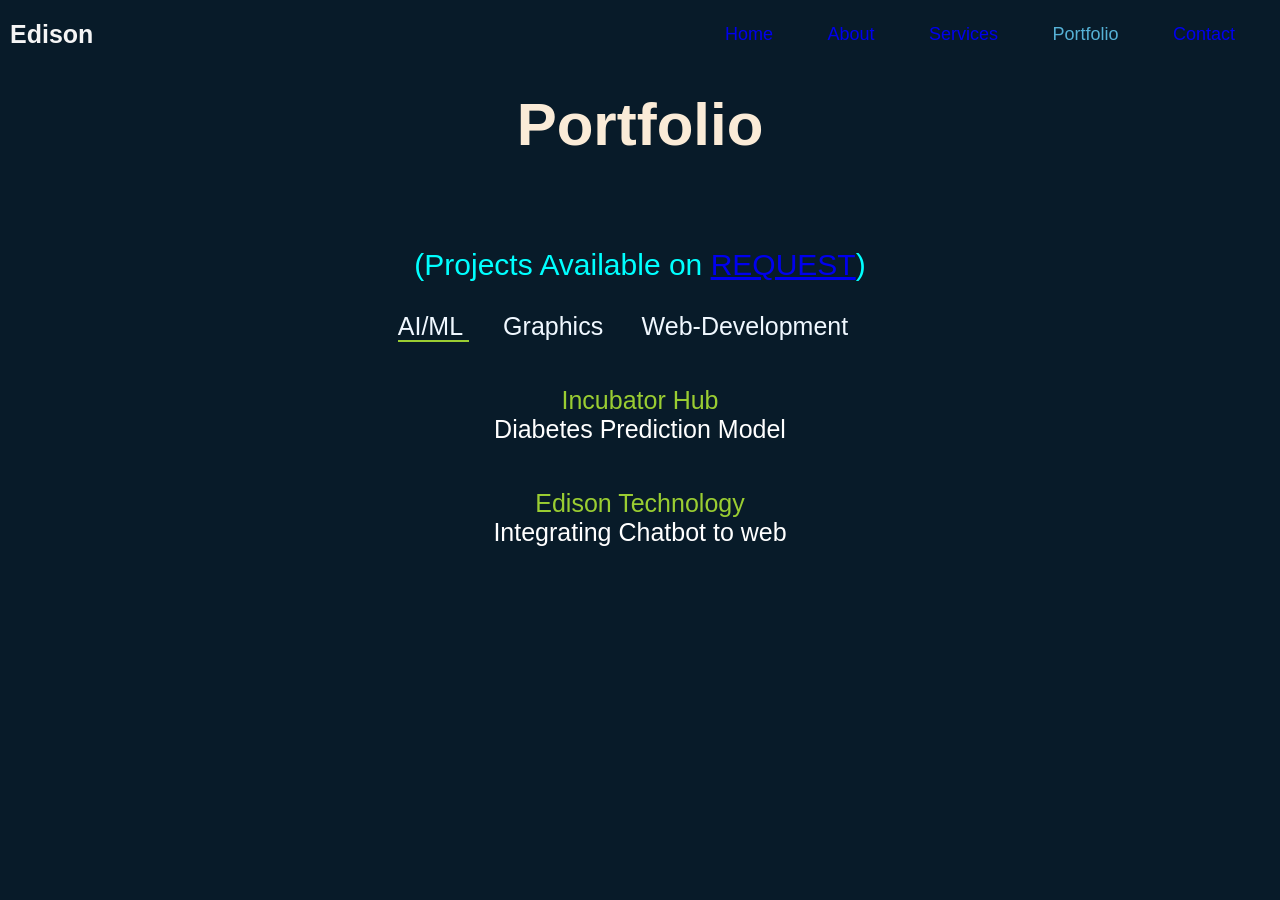
<file: port.html>
<!DOCTYPE html>
<html lang="en">
<head>
    <meta charset="UTF-8">
    <meta name="viewport" content="width=device-width, initial-scale=1.0">
    <title>Portfolio</title>
     <link rel="stylesheet" href="style.css">
    <link href="https://fonts.googleapis.com/icon?family=Material+Icons" rel="stylesheet">
    <link rel="stylesheet" href="portfolio.css">
</head>
<body>
    <header class="header">
        <a href = "#"class = "logo"> Edison</a>
         <nav>
            <div class="nav-links" id="navLinks">
               <i class="material-icons"style="cursor: pointer;" onclick="hideMenu()">close</i> 
                <ul>
                   <li><a href="index.html" > Home</a></li>
                   <li><a href="about.html" > About</a></li> 
                   <li><a href="about.html"> Services</a></li>
                   <li><a href="port.html" class="active"> Portfolio</a></li>
                   <li><a href="contact.html"> Contact</a></li> 
                </ul>
            </div>
            <i class="material-icons" style="cursor: pointer;" onclick="showMenu()">menu</i>
        </nav>  
    </header>
            <h1 class="sub-title">Portfolio</h1>
        <div class="about-col">

                
                <div class="port">
                    <P>(Projects Available on 
                        <a href="mailto:edison1tech@gmail.com?subject=
                        Request for ...(please fill in your requests)">REQUEST</a>)</P>
                </div>
                <div class="tabs">
                    <p  class="tab-btn active" data-tab="ai">AI/ML </p>
                    <p class="tab-btn"data-tab="graphics" >Graphics</p>
                    <p class="tab-btn" data-tab="webdev" >Web-Development</p>
                </div>
                <div class="tab-content">
                     <div class="tab-pane active" id="ai/ml">
                       <ul>
                          <li><span>Incubator Hub</span><br >Diabetes Prediction Model</li>
                          <li><span>Edison Technology</span><br>Integrating Chatbot to web</li>
                        </ul>
                    </div>

                    <div class="tab-pane" id="graphics" >
                        <ul>
                           <li><span>2024</span><br>Incubator Hub</li>
                        
                        </ul>
                    </div>
                    <div class="tab-pane" id="webdev" >
                        <ul>
                          <li><span>Website Creation</span><br><a href="www.edison.com">www.edison.com</a></li>
                          <li><span>company Website</span><br><a href="">www.EdisonTechnolgy.com</a></li>
                        </ul>
                   </div>

                
                
                </div>
                
            </div>
        </div>
      </div>
          
    </div>
 <script>
   


   const tabBtns = document.querySelectorAll('.tab-btn');
   const tabPanes = document.querySelectorAll('.tab-pane');
   
   tabBtns.forEach(btn => {
         btn.addEventListener('click', () => {
            tabBtns.forEach(b => b.classList.remove('active'));
            tabPanes.forEach(p => p.classList.remove('active'));

            btn.classList.add('active');
            const tab = btn.dataset.tab;
            document.getElementById(tab).classList.add('active');
         } )  
   } );
    

   
       var navLinks = document.getElementById("navLinks");
       function showMenu(){
           navLinks.style.display = "block";
           navLinks.style.right= "0px";
           
       }

       function hideMenu(){
           navLinks.style.display = "none";
       }
                 
 </script>    
</body>
</html>
</file>
<file: style.css>
*{
    margin: 0;
    padding: 0;
    box-sizing: border-box;
    font-family: 'Gill Sans', 'Gill Sans MT', Calibri, 'Trebuchet MS', sans-serif;
}

body{
    background:#081b29;
    color: white;
    bottom: 0;
}

.header{
    position: absolute;
    top: 0;
    left: 0;
    width: 100%;
    padding: 20px 10px;
    background: transparent;
    display: flex;
    justify-content: space-between;
    align-items: center;
    z-index: 100;
}

.logo{
    font-size: 25px;
    color: whitesmoke;
    text-decoration: none;
    font-weight: bold;
}

.nav-links ul li{
    font-size: 18px;
    color: whitesmoke;
    text-decoration: none;
    font-weight: 580px;
    margin-left: 15px;
    margin-right: 35px;
    transition: .3s;
    position: relative;
    list-style: none;   
}




.nav-links ul li{
    display: inline-flex;
    text-decoration: none;
    list-style: none;
}

.nav-links a:hover,
.nav-links a.active{
    color: rgb(86, 178, 214);
}

.nav-links i{
    display: none;
}
.header i {
     display: none;
}
.nav-links a{
    text-decoration: none;
}

.home {
    display: flex;
    align-items: center;
    height: 100vh;
    padding: 0 10%;
    
    /* CRITICAL: Reference point for the background */
    position: relative; 
    /* CRITICAL: Prevents z-index from hiding the background */
    isolation: isolate; 
    
    /* REMOVE ALL BACKGROUND AND OPACITY FROM HERE */
    background: none; 
    opacity: 1 !important; 
}

/* This is the "faint" layer */
.home::before {
    content: "";
    position: absolute;
    inset: 0; 
    z-index: -1; /* Puts it behind the text */
    
    /* YOUR FAINTNESS SETTING */
    opacity: 0.6; 
    
    background-position: center;
    background-size: cover;
    animation: change-bg 8s infinite;
}

@keyframes change-bg {
    0%, 100% {  
        background-image: linear-gradient(rgba(26, 24, 24, 0.7), rgba(148, 102, 102, 0.7)),
        url('images/d.p.jpeg'); 
    }
    50% { 
        background-image: linear-gradient(rgba(26, 24, 24, 0.7), rgba(148, 102, 102, 0.7)),
        url('images/d.p 2.jpeg'); 
    } 
}


.home-content{
    max-width: 560px;
    
}

.home-content h1{
    font-size: 57px;
    font-weight: 680;
    margin-bottom: 15px;
    line-height: 1.2;
}

.home-content h3{
    color: rgb(2, 250, 138);
    font-size: 25px;
    margin-bottom: 15px;
}

.home-content p{
    font-size: 16px;
    font-weight: bold;
    margin-bottom: 26px;
    max-width: 360px;
}
.home-content{
    font-size: 35px;
    font-weight: 600px;
    margin-bottom: 0px;
}


.home-content .btn-box{
    justify-content: space-between;
    display: flex;
    width: 345px;
    height: 50px;
     
}

.btn-box a {
    position: relative;
    display: inline-flex;
    justify-content: center;
    align-items: center;
    width: 150px;
    height: 100%;
    background: rgb(2, 250, 138);
    border: 2px solid  skyblue;
    border-radius: 8px;
    font-size: 19px;
    color: black; 
    text-decoration: none;
    font-weight: 600;
    letter-spacing: 1px;
    z-index: 1;
    overflow: hidden;
    transition: .5s;
}

.btn-box a:nth-child(2) {
    background: transparent;
    color: rgb(2, 250, 138);

}
.btn-box a:nth-child(2):hover{
       color: black;
       background: rgb(2, 250, 138);
     
}

.btn-box a::before{
       content: '';
       position: absolute;
       top: 0;
       left: 0;
       width:0;
       height: 100%;
       z-index: -1;
       transition: .5s;

}
.Hire:hover{
     
       background:transparent;
       transition: .5s;
       content: '';
       color: skyblue;
}       
.btn-box a:hover::before{
  
      width: 100%;
}
/*---------about----------*/
#about{
    padding: 80px 0;
    color: skyblue;
    padding-left: 0px;
    padding-right: 0px ;
}

.row{
    display: flex;
    justify-content: space-between;
    flex-wrap: wrap;

}
.about-col-1{
    flex-basis: 35%;
}

.about-col-1 img{
      width: 100%;
      border-radius: 15px;

}

.about-col-2{
    flex-basis: 60%;

}

.about-col-2 p{
    font-size: 26px;
     
}

.tabs p{
    justify-content: space-between;
    margin-right: 34px;
    align-items: center;
}

.tab-content ul li{
    font-size: 25px;
    margin-top: 45px;
    text-align: left;
}


.sub-title{
    font-size: 60px;
    font-weight: 600;
    color: antiquewhite; 
    
}

.tab-btn{
    display: inline;
    margin-right: 10px;
    margin-top: 15px;
    color: aliceblue;
    
   
}

.tab-btn:active{
    color: seagreen;

}

.tab-pane{
    display: none;
}

.tab-pane.active{

    display: block;
}

.tab-pane ul li span {
    color: yellowgreen;
}

.tab-pane ul li{
    list-style: none;
    margin: 10px 0;
    

 }

 .tab-btn.active{
    border-bottom: 2px solid yellowgreen;
 }
   

 .tab-btn:hover{
    color: greenyellow;
 }
 
 /*------------contact------*/
 .acco{
    
    justify-items: center;
    align-items: center;
    
 }
.acco h1{
    font-size: 16px;
    margin-top: 9%;
    align-items: center;
    justify-items: center;
    justify-content: center; 
    width: 380px;
    text-align: center;
    margin-left: 35%;
}
acco{
    margin-bottom: 20px;
}
.acco a{
    text-decoration: none;
    color: aqua;
    align-items: center;
    justify-content: space-between;
    justify-items: center;
    margin-top: 12%;
   
 }
.acco a i{
    
    justify-items: center;
    display: block;
    align-items: center;   
    color: aqua;
    margin-right: 20px; 
    

}
.ico a i.material-icons{
    align-items: center;
    
    margin-top: 15px;
}

.ico a{
    margin-top: 2%;
}
.ico a:hover{
    color: yellowgreen;
    transition: .5s;
}

.ico a i.material-icons:hover{
    color: yellowgreen;
    transition: .5s;

}    

.ico {
    margin-left:45% ;
    align-items: center;
    margin-top: 3%;
    margin-bottom: 15px;
    font-size: 20px;
    position: relative;
}

 
 
 
@media(max-width:700px){

    .logo{
        font-size: 15PX;
    }

    .home-content h1{
        font-size: 30px;
        margin-left: 6px;
        margin-bottom: 12px;
    }

    .home-content h3{
        font-size: 20px;
    }
    .home-content p{
        font-size: 10px;
    }
    .home-content .btn-box{
    justify-content: space-between;
    display: flex;
    width: 150px;
    height: 25px;
     
    }
    .home.home-content{
    bottom: 0px;
    }


    .btn-box a {
        position: relative;
        display: inline-flex;
        justify-content: center;
        align-items: center;
          width: 70px;
         height: 100%;
         background: skyblue;
         border: 2px solid  skyblue;
         border-radius: 8px;
        font-size: 12px;
        color: black; 
        text-decoration: none;
          font-weight: 600;
        letter-spacing: 1px;
        z-index: 1;
        overflow: hidden;
        transition: .5s;
    }


    .header{
        font-size: 20px;
    }
    .nav-links ul li a{
        display: block;
        text-decoration: none;
        list-style: none; 
        margin-bottom: 15px;   
        text-align: center;
        color: antiquewhite;
        
    }
    
    
    .nav-links{
        position: absolute;
        height: 100vh;
        width: 180px;
        background: #ff004f;
        top: 0;  
        display: none;     
        text-align: left;
        z-index: 2;
        transition: 1s;
        text-decoration: none;       
    }

    nav .fa{
        display: block;
        color: aliceblue;
        margin: 10px;
        font-size: 22px;
        cursor: pointer;
        text-decoration: none;
    }

    
    #about{
        padding: 80px 0;
        color: skyblue;
        padding-left: 0px;
        padding-right: 0px ;
        width: 350px;
    }


    .about-col-2 h1{
        font-size: 30px;
        
    }

    .about-col-2 p.abou{
        font-size: 25px;
        width: 360px;
        text-align: center;
        margin-left: 65px;
    }

    .tab p.tab-btn active{
        font-size: 15px;
        color: whitesmoke;
    }
    nav i{
        display: block;
        margin: 10px;
    }
    .header i {
     display: block;

    }
    .tabs{
        display:inline-flex;
        margin: 20px;
        margin-right: 25px;
    }
 
    .tabs p.tab-btn{
         
        font-size:23px;
        border-left: 10px;
    }

    .about-col-2 p{
        max-width: 200px;
        font-size: 15px;
    }

    h1{
      font-size: 15px;
      margin-top: 17%;
      justify-items: center;
      justify-content: center;
      align-items: center;
      margin-left:25%;
      margin-bottom: 20px;
    }
    .acco h1{
        align-items: center;
        top: 15%;
        margin: 80px 0 ;
        margin-right: 44px;
        padding-left: 0px;
        
    }

    .ico {
        top: 17%;
        
        left: 0;
        margin-right: 22px;
        margin-top: 55px;
    }

    .abou{
        width: 100%;
        font-size: 70px;
        text-align: center;
        justify-content: center;
    }

     .tab-content ul li{
        margin-left: 26px;
     }

    .about-col-1 img{
        width: 320px; 
        margin: 10px;
        margin-left: 10px;
        margin-right: 0px;
        height: 270px;
        align-items: center;
    }
    
}
</file>
<file: portfolio.css>
.about-col{
    text-align: center;
    margin-top: 7%;
}

h1{
    text-align: center;
    margin-top: 7%;
    margin-bottom: 25px;
}

.port{
    margin-top: 0px;
    color: aqua;

}

.port p{
    margin-top: 30px;
    margin-bottom: 30px;
    text-align: center;
    font-size: 30px;
    font-family: 'Segoe UI', Tahoma, Geneva, Verdana, sans-serif;   
}

.tabs p{
    justify-content: space-between;
    margin-right: 34px;
    align-items: center;
    font-size: 25px;
}

.tab-content ul li{
    font-size: 25px;
    margin-top: 45px;
    text-align: center;
}


@media(max-width:700px){
 .tabs p{
    justify-content: space-between;
    margin-right: 14px;
    align-items: center;
    font-size: 17px;
   } 
   
   .tab-content ul li{
    font-size: 20px;
    margin-top: 15px;
    text-align: center;

   }

   .port p{
      margin-bottom: 10px;
      margin-top: 15px;
      
   }
   .about-col{
    text-align: center;
    margin-top: 16%;
  }

   .sub-title{
    font-size: 24px;
    padding-right: 30px;
    color: azure;
    justify-items: center;
    margin-bottom: 16px;

    align-items: center;
  }
    
  
  tab-pane ul li{
    margin-top: 15px;
  }

  

  
         
}
</file>
